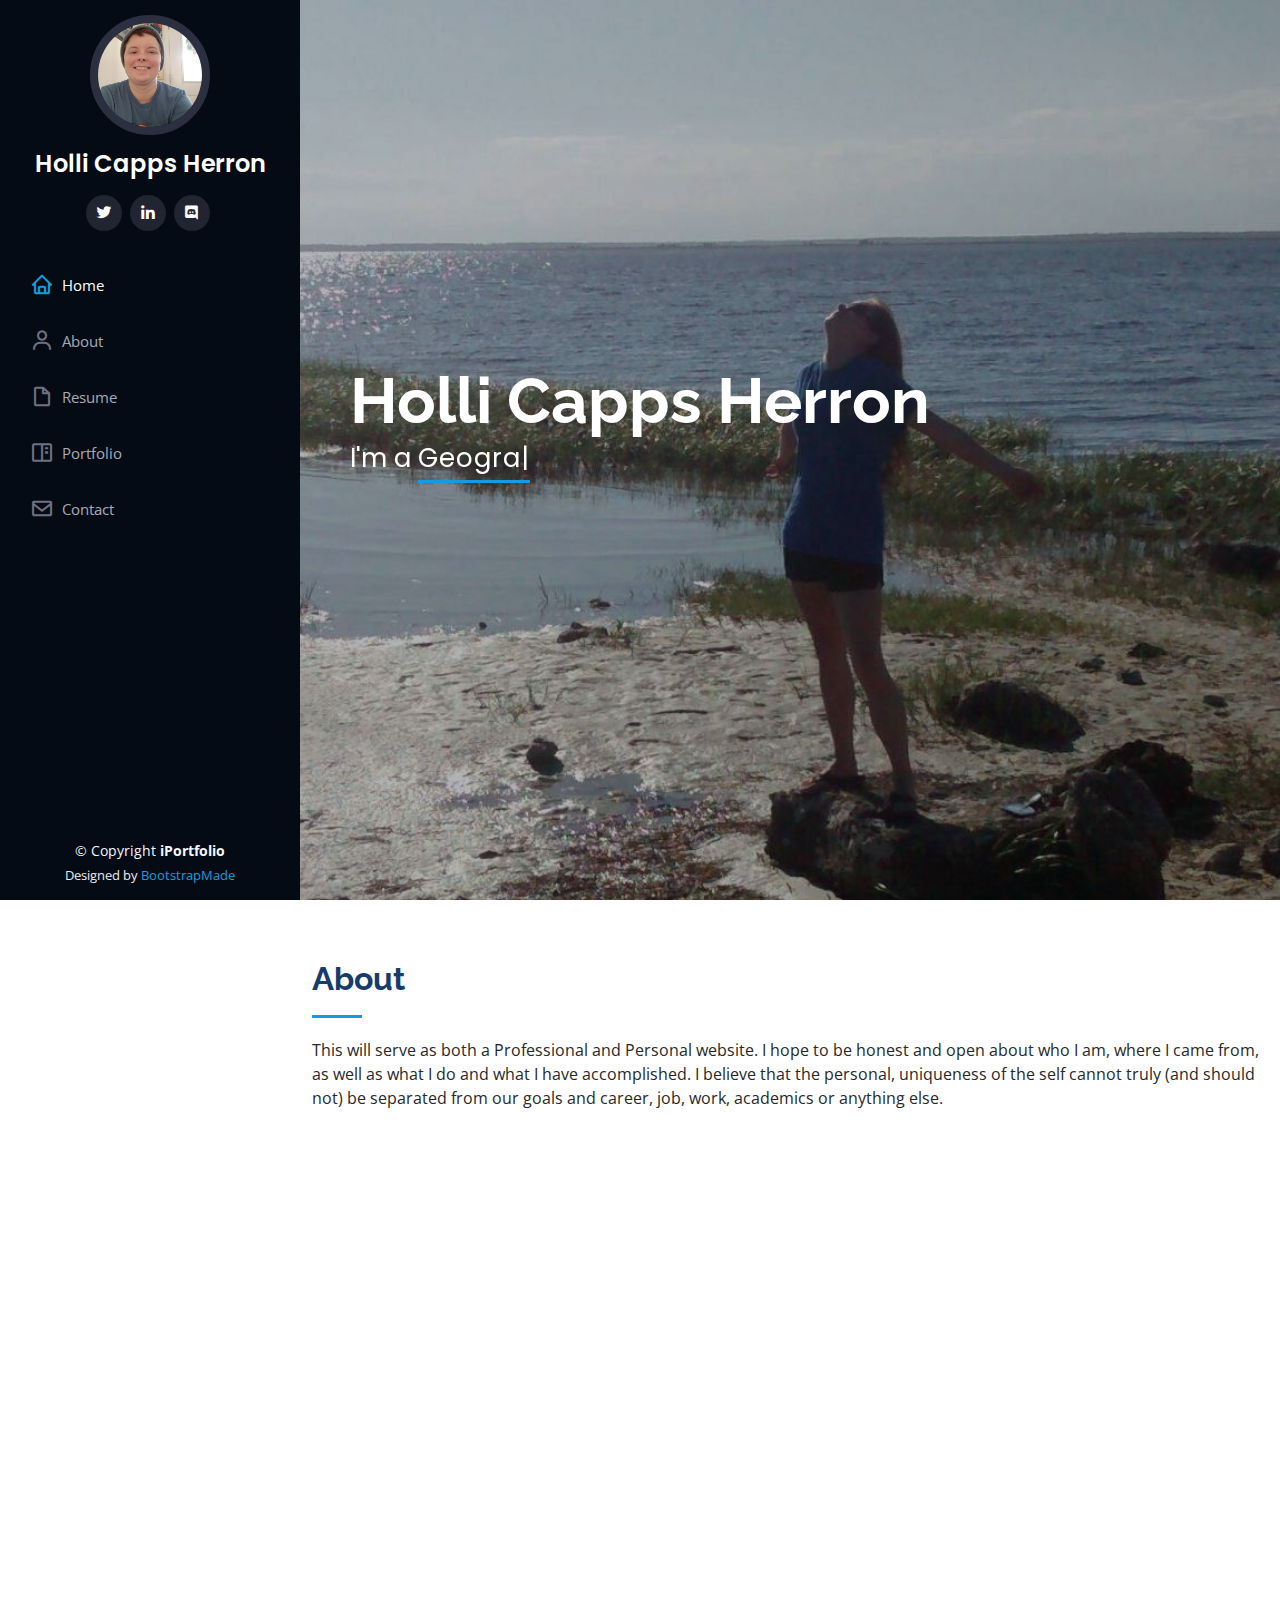
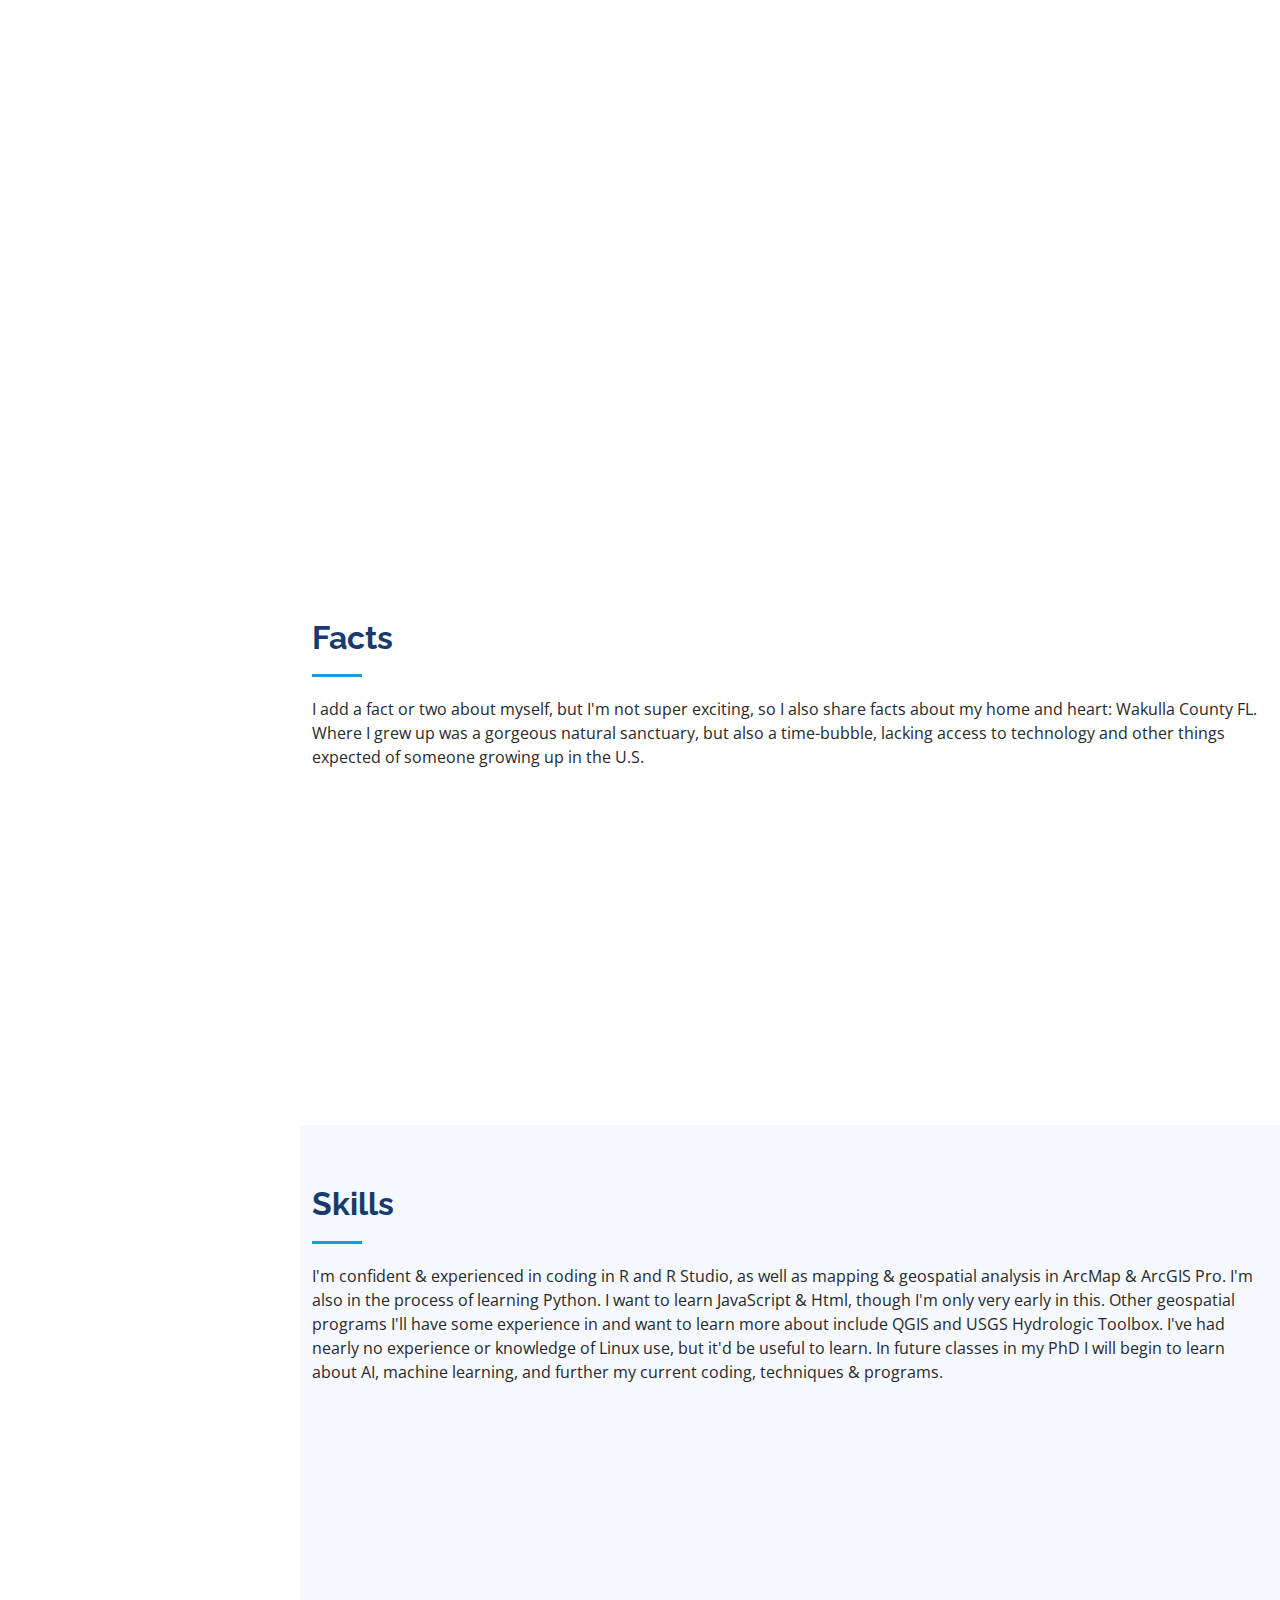
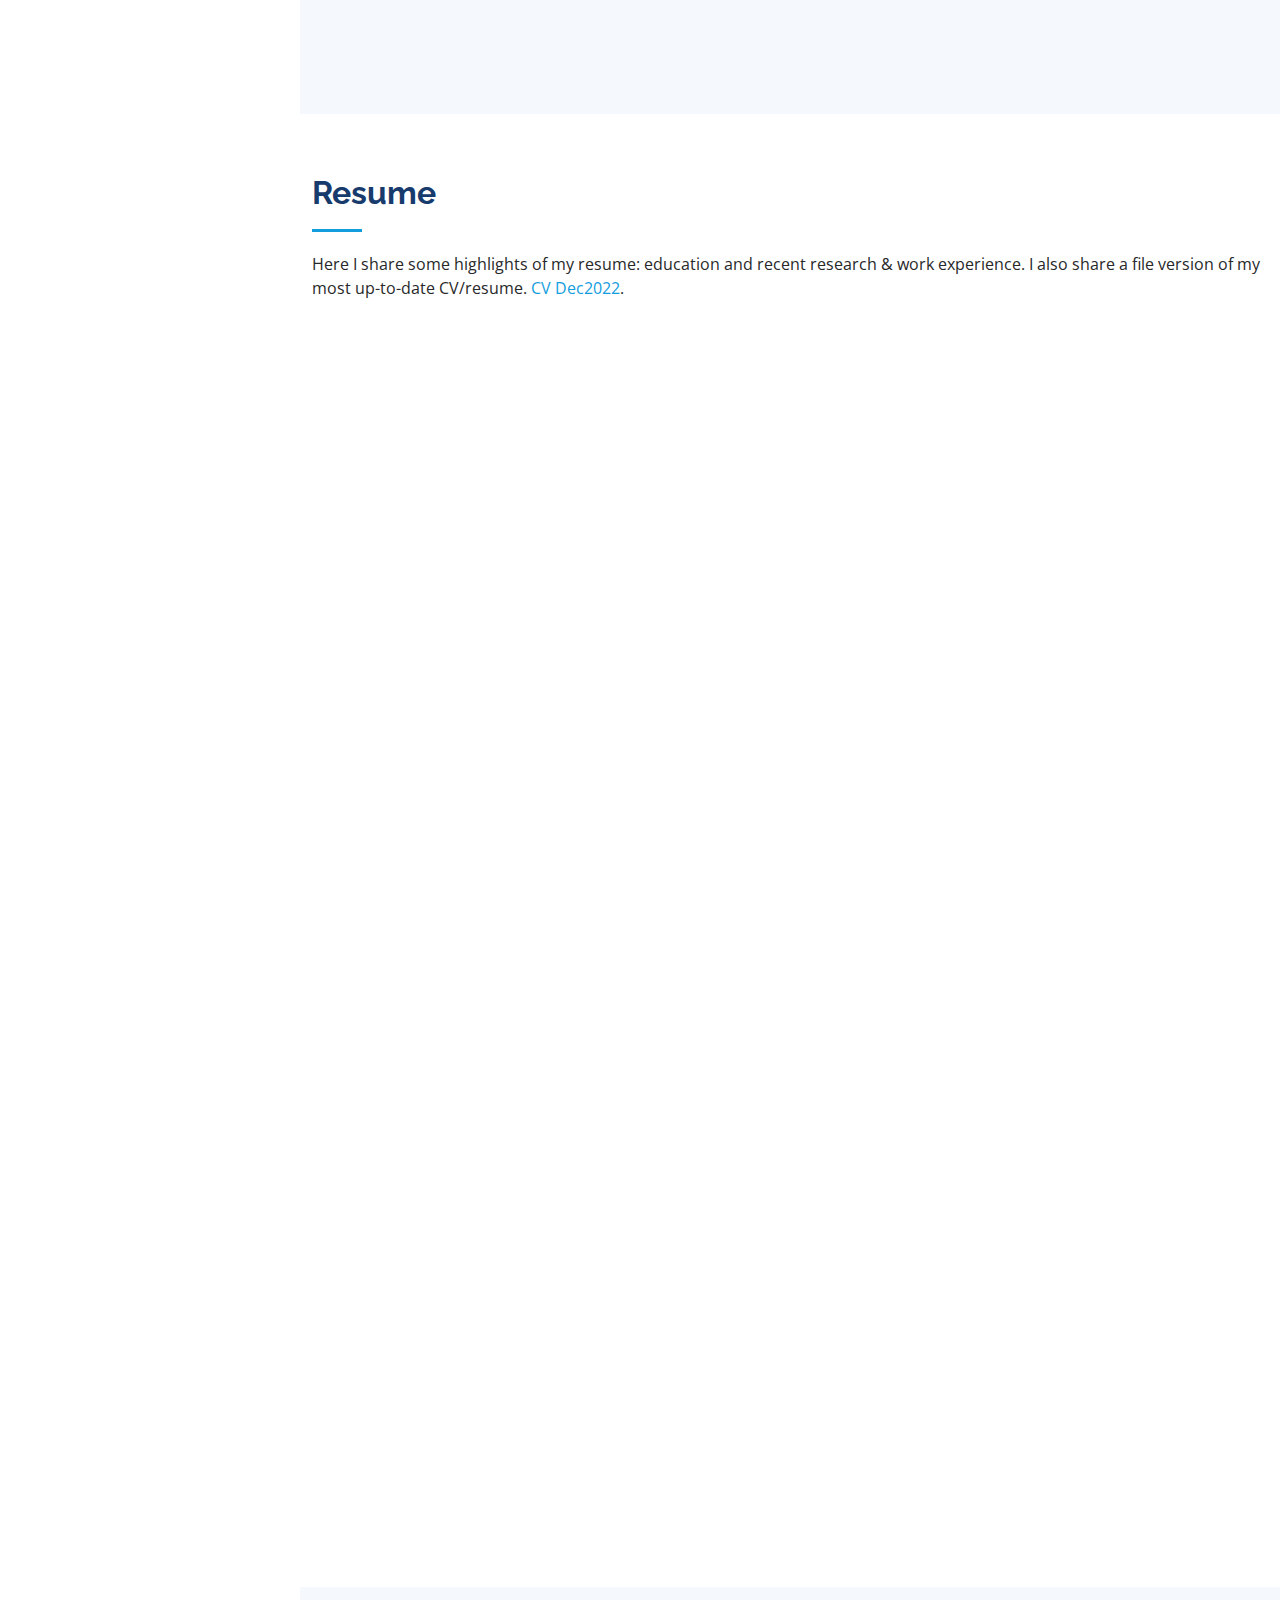
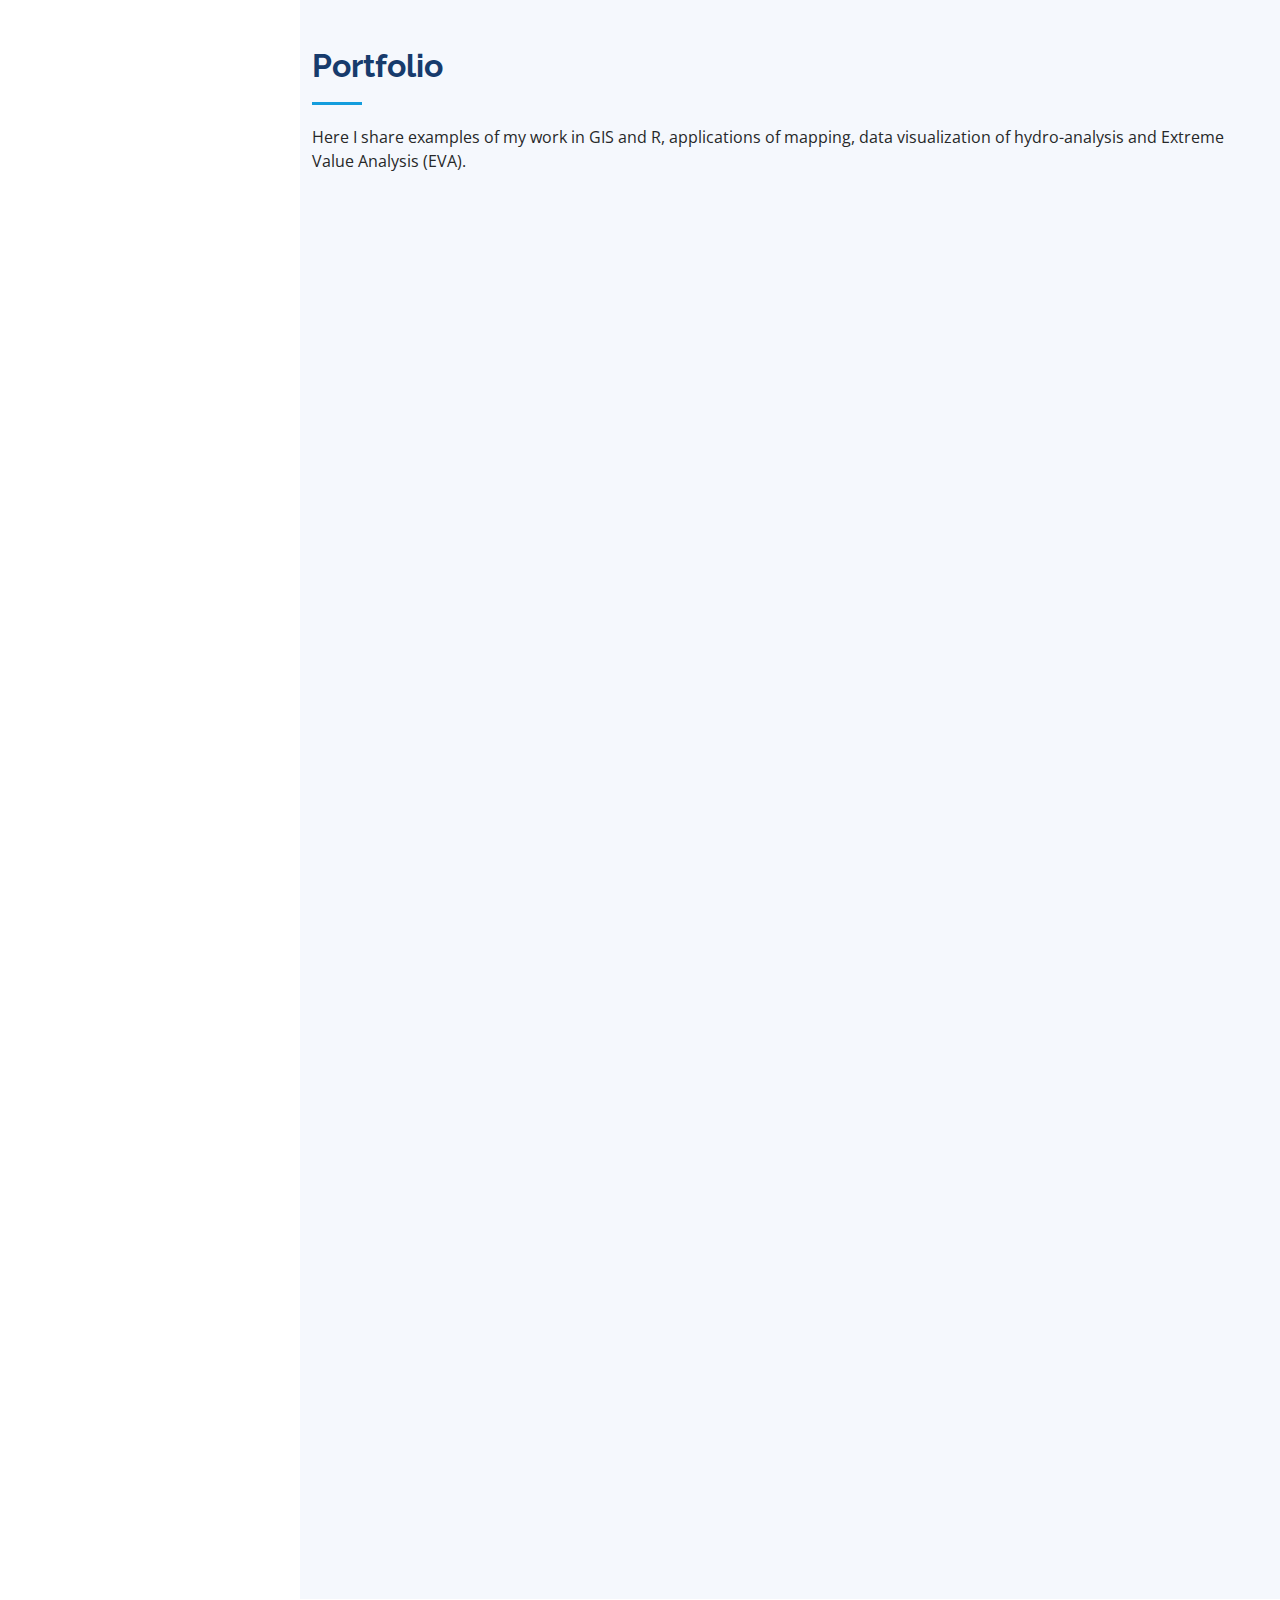
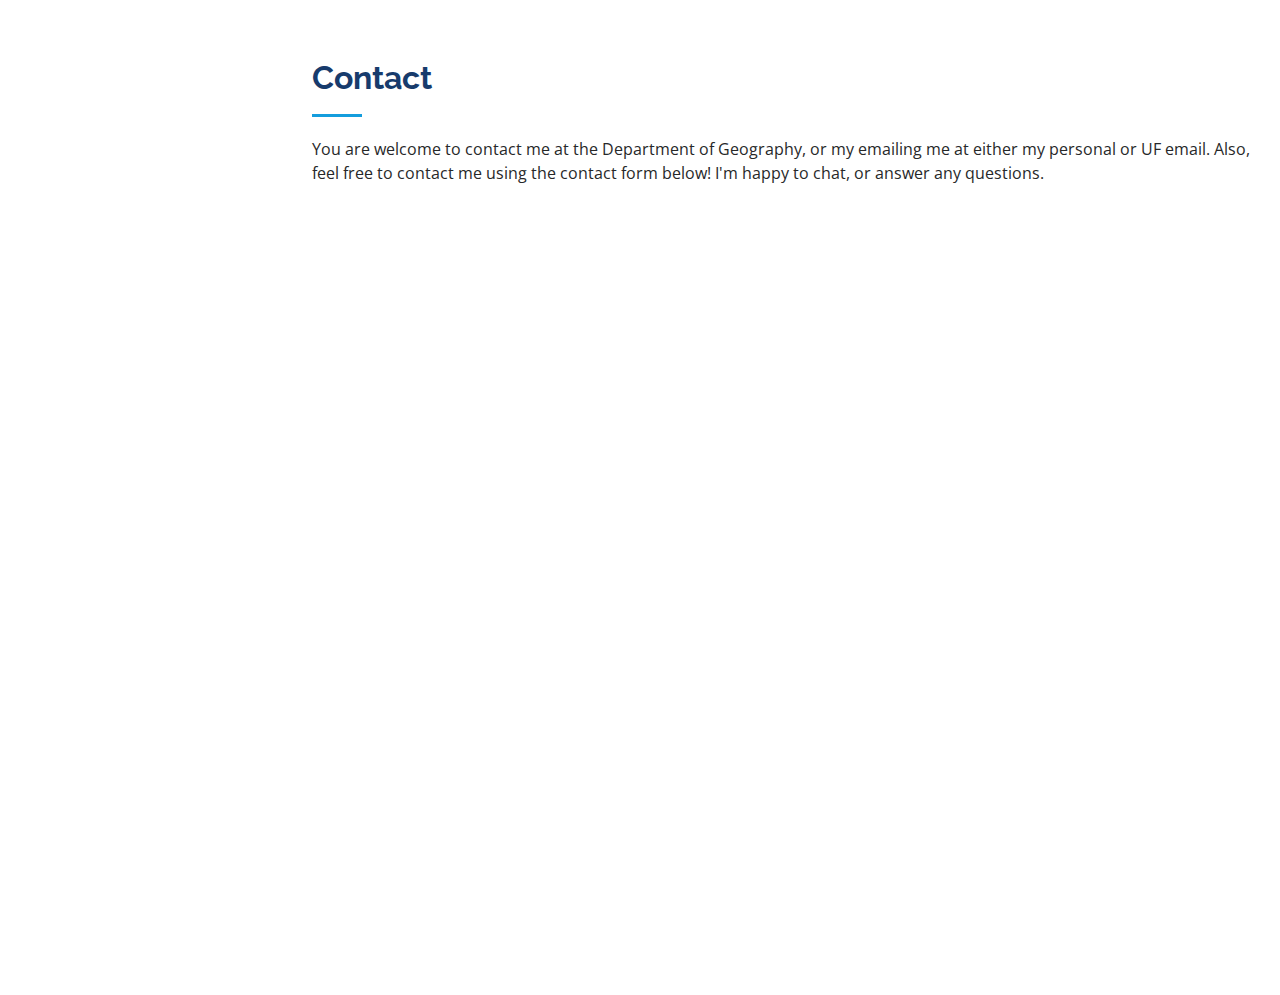
<file: index.html>
<!DOCTYPE html>
<html lang="en">

<head>
  <meta charset="utf-8">
  <meta content="width=device-width, initial-scale=1.0" name="viewport">

  <title>iPortfolio Bootstrap Template - Index</title>
  <meta content="" name="description">
  <meta content="" name="keywords">

  <!-- Favicons -->
  <link href="assets/img/favicon.png" rel="icon">
  <link href="assets/img/apple-touch-icon.png" rel="apple-touch-icon">

  <!-- Google Fonts -->
  <link href="https://fonts.googleapis.com/css?family=Open+Sans:300,300i,400,400i,600,600i,700,700i|Raleway:300,300i,400,400i,500,500i,600,600i,700,700i|Poppins:300,300i,400,400i,500,500i,600,600i,700,700i" rel="stylesheet">

  <!-- Vendor CSS Files -->
  <link href="assets/vendor/aos/aos.css" rel="stylesheet">
  <link href="assets/vendor/bootstrap/css/bootstrap.min.css" rel="stylesheet">
  <link href="assets/vendor/bootstrap-icons/bootstrap-icons.css" rel="stylesheet">
  <link href="assets/vendor/boxicons/css/boxicons.min.css" rel="stylesheet">
  <link href="assets/vendor/glightbox/css/glightbox.min.css" rel="stylesheet">
  <link href="assets/vendor/swiper/swiper-bundle.min.css" rel="stylesheet">

  <!-- Template Main CSS File -->
  <link href="assets/css/style.css" rel="stylesheet">

  <!-- =======================================================
  * Template Name: iPortfolio - v3.9.1
  * Template URL: https://bootstrapmade.com/iportfolio-bootstrap-portfolio-websites-template/
  * Author: BootstrapMade.com
  * License: https://bootstrapmade.com/license/
  ======================================================== -->
</head>

<body>

  <!-- ======= Mobile nav toggle button ======= -->
  <i class="bi bi-list mobile-nav-toggle d-xl-none"></i>

  <!-- ======= Header ======= -->
  <header id="header">
    <div class="d-flex flex-column">

      <div class="profile">
        <img src="assets/img/profile-img.jpg" alt="" class="img-fluid rounded-circle">
        <h1 class="text-light"><a href="index.html">Holli Capps Herron</a></h1>
        <div class="social-links mt-3 text-center">
          <a href="#" class="twitter"><i class="bx bxl-twitter"></i></a>
          <a href="#" class="linkedin"><i class="bx bxl-linkedin"></i></a>
          <a href="#" class="discord"><i class="bx bxl-discord"></i></a>
        </div>
      </div>

      <nav id="navbar" class="nav-menu navbar">
        <ul>
          <li><a href="#home" class="nav-link scrollto active"><i class="bx bx-home"></i> <span>Home</span></a></li>
          <li><a href="#about" class="nav-link scrollto"><i class="bx bx-user"></i> <span>About</span></a></li>
          <li><a href="#resume" class="nav-link scrollto"><i class="bx bx-file-blank"></i> <span>Resume</span></a></li>
          <li><a href="#portfolio" class="nav-link scrollto"><i class="bx bx-book-content"></i> <span>Portfolio</span></a></li>
          <li><a href="#contact" class="nav-link scrollto"><i class="bx bx-envelope"></i> <span>Contact</span></a></li>
        </ul>
      </nav><!-- .nav-menu -->
    </div>
  </header><!-- End Header -->

  <!-- ======= Home Section ======= -->
  <section id="home" class="d-flex flex-column justify-content-center align-items-center">
    <div class="home-container" data-aos="fade-in">
      <h1>Holli Capps Herron</h1>
      <p>I'm a <span class="typed" data-typed-items="Geographer, Scientist, Hydrologist, Climatologist"></span></p>
    </div>
  </section><!-- End Home -->

  <main id="main">

    <!-- ======= About Section ======= -->
    <section id="about" class="about">
      <div class="container">

        <div class="section-title">
          <h2>About</h2>
          <p>
            This will serve as both a Professional and Personal website. I hope to be honest and open about who I am, where I came from, as well as what I do and what I have accomplished. 
            I believe that the personal, uniqueness of the self cannot truly (and should not) be separated from our goals and career, job, work, academics or anything else.
          </p>
        </div>

        <div class="row">
          <div class="col-lg-4" data-aos="fade-right">
            <img src="assets/img/profile-img.jpg" class="img-fluid" alt="">
          </div>
          <div class="col-lg-8 pt-4 pt-lg-0 content" data-aos="fade-left">
            <h3>Geographer, Hydro-Climatologist &amp; Geo-Spatial Data Analyst.</h3>
            <p class="fst-italic">
              I am a first-generation, disabled, queer non-binary scientist and geographer, born and raised
              in rural Wakulla County Florida.
            </p>
            <div class="row">
              <div class="col-lg-6">
                <ul>
                  <li><i class="bi bi-chevron-right"></i> <strong>Pronouns:</strong> <span>they/them</span></li>
                  <li><i class="bi bi-chevron-right"></i> <strong>Birthday:</strong> <span>December 16th</span></li>
                  <li><i class="bi bi-chevron-right"></i> <strong>Website:</strong> <span>https://geog.ufl.edu/grad-students/capps-herron/</span></li>
                  <li><i class="bi bi-chevron-right"></i> <strong>Phone:</strong> <span>850-274-6525</span></li>
                </ul>
              </div>
              <div class="col-lg-6">
                <ul>
                  <li><i class="bi bi-chevron-right"></i> <strong>Age:</strong> <span>26</span></li>
                  <li><i class="bi bi-chevron-right"></i> <strong>City:</strong> <span>Gainesville, Florida</span></li>
                  <li><i class="bi bi-chevron-right"></i> <strong>Degree:</strong> <span>Geography PhD (in-progress), Masters (completed)</span></li>
                  <li><i class="bi bi-chevron-right"></i> <strong>Email:</strong> <span>hcapps65@ufl.edu ; hcapps65@gmail.com</span></li>
                </ul>
              </div>
            </div>
            <p>
              I'm is a PhD student in the Department of Geography. A Florida native of Venezuelan descent (maternal side), I completed a B.S. in Environmental Science with a minor in Geography at the 
              University of Florida in 2019, and a M.S. in Geography at UF as well in 2021. My research interests include climate science and hydro-climatology broadly, and specifically rainfall and streamflow 
              variability, and extreme precipitation, as well as extreme precipitation utilizing Extreme Value Theory, and understanding societal impacts of hazards. I am interested in looking at daily to 
              annual scales as well as inter and intra-variability. I use meteorological station data as well as numerical and probabilistic approaches to study or evaluate potential changes over time and space 
              of these hydrological phenomena. I am also interested in Climate justice. During the course of my education, I will build on my current Geospatial analysis and techniques, like GeoAI. Growing up 
              in Wakulla County on FLs Forgotten Coast, I always had appreciation for nature, and fascination for extreme weather. After taking AP Environmental Science in high school, I became interested 
              in climate change and science. I followed my interest in climate science through Environmental Science at UF. Eventually, Geography provided the avenue to tie all of these interests together. As a 
              first generation student from a part of the state with extremely limited technology resources, I've had to overcome much to succeed in graduate school. These include but are not limited to: 
              navigating academic bureaucracy, learning advanced technologies, and discovering I have had undiagnosed ADHD all my life and how to navigate that now. Soon I will transition from working on my 
              PhD full-time to part-time, as I begin a full-time position as a Hydrologist at the St. John's River Water Management District. 
            </p>
          </div>
        </div>

      </div>
    </section><!-- End About Section -->

    <!-- ======= Facts Section ======= -->
    <section id="facts" class="facts">
      <div class="container">

        <div class="section-title">
          <h2>Facts</h2>
          <p>
            I add a fact or two about myself, but I'm not super exciting, so I also share facts about my home and heart: Wakulla County FL. Where I grew up was a gorgeous 
            natural sanctuary, but also a time-bubble, lacking access to technology and other things expected of someone growing up in the U.S.
          </p>
        </div>

        <div class="row no-gutters">

          <div class="col-lg-3 col-md-6 d-md-flex align-items-md-stretch" data-aos="fade-up">
              <i class="bi bi-globe2"></i>
              <p><strong>Travel</strong> I have never been outside of the southeastern United States: furthest north Virginia, west Louisiana, and south Tampa FL.</p>
          </div>

          <div class="col-lg-3 col-md-6 d-md-flex align-items-md-stretch" data-aos="fade-up" data-aos-delay="100">
              <i class="bi bi-wifi-2"></i>
              <p><strong>Technology Access</strong> My family did not have interest access and wifi until I was 16 years old. </p>
          </div>

          <div class="col-lg-3 col-md-6 d-md-flex align-items-md-stretch" data-aos="fade-up" data-aos-delay="200">
              <i class="bi bi-award"></i>
              <p><strong>High School</strong> I was my high school Valedictorian.</p>
          </div>

          <div class="col-lg-3 col-md-6 d-md-flex align-items-md-stretch" data-aos="fade-up" data-aos-delay="300">
              <i class="bi bi-stars"></i>
              <p><strong>Wakulla County history</strong> I was one of the first two people in my county history to graduate high school with my AA degree. </p>
          </div>

          <div class="col-lg-3 col-md-6 d-md-flex align-items-md-stretch" data-aos="fade-up" data-aos-delay="400">
              <i class="bi bi-water"></i>
              <p><strong>Wakulla Springs</strong> Wakulla Springs is the largest and deepest freshwater artesian spring in the world </p>
          </div>

        </div>

      </div>
    </section><!-- End Facts Section -->

    <!-- ======= Skills Section ======= -->
    <section id="skills" class="skills section-bg">
      <div class="container">

        <div class="section-title">
          <h2>Skills</h2>
          <p>
            I'm confident & experienced in coding in R and R Studio, as well as mapping & geospatial analysis in ArcMap & ArcGIS Pro. I'm also in the process of learning Python. 
            I want to learn JavaScript & Html, though I'm only very early in this. Other geospatial programs I'll have some experience in and want to learn more about include 
            QGIS and USGS Hydrologic Toolbox. I've had nearly no experience or knowledge of Linux use, but it'd be useful to learn. In future classes in my PhD I will begin to 
            learn about AI, machine learning, and further my current coding, techniques & programs.
          </p>
        </div>

        <div class="row skills-content">

          <div class="col-lg-6" data-aos="fade-up">

            <div class="progress">
              <span class="skill">R/R Studio <i class="val">90%</i></span>
              <div class="progress-bar-wrap">
                <div class="progress-bar" role="progressbar" aria-valuenow="90" aria-valuemin="0" aria-valuemax="100"></div>
              </div>
            </div>

            <div class="progress">
              <span class="skill">ArcMap <i class="val">95%</i></span>
              <div class="progress-bar-wrap">
                <div class="progress-bar" role="progressbar" aria-valuenow="95" aria-valuemin="0" aria-valuemax="100"></div>
              </div>
            </div>

            <div class="progress">
              <span class="skill">ArcGIS Pro <i class="val">95%</i></span>
              <div class="progress-bar-wrap">
                <div class="progress-bar" role="progressbar" aria-valuenow="95" aria-valuemin="0" aria-valuemax="100"></div>
              </div>
            </div>

            <div class="progress">
              <span class="skill">Python <i class="val">60%</i></span>
              <div class="progress-bar-wrap">
                <div class="progress-bar" role="progressbar" aria-valuenow="60" aria-valuemin="0" aria-valuemax="100"></div>
              </div>
            </div>

          </div>

          <div class="col-lg-6" data-aos="fade-up" data-aos-delay="100">

            <div class="progress">
              <span class="skill">USGS Hydrologic Toolbox <i class="val">60%</i></span>
              <div class="progress-bar-wrap">
                <div class="progress-bar" role="progressbar" aria-valuenow="60" aria-valuemin="0" aria-valuemax="100"></div>
              </div>
            </div>

            <div class="progress">
              <span class="skill">QGIS <i class="val">50%</i></span>
              <div class="progress-bar-wrap">
                <div class="progress-bar" role="progressbar" aria-valuenow="50" aria-valuemin="0" aria-valuemax="100"></div>
              </div>
            </div>

            <div class="progress">
              <span class="skill">Html <i class="val">25%</i></span>
              <div class="progress-bar-wrap">
                <div class="progress-bar" role="progressbar" aria-valuenow="25" aria-valuemin="0" aria-valuemax="100"></div>
              </div>
            </div>

            <div class="progress">
              <span class="skill">JavaScript <i class="val">25%</i></span>
              <div class="progress-bar-wrap">
                <div class="progress-bar" role="progressbar" aria-valuenow="25" aria-valuemin="0" aria-valuemax="100"></div>
              </div>
            </div>

          </div>

        </div>

      </div>
    </section><!-- End Skills Section -->

    <!-- ======= Resume Section ======= -->
    <section id="resume" class="resume">
      <div class="container">

        <div class="section-title">
          <h2>Resume</h2>
          <p>Here I share some highlights of my resume: education and recent research & work experience. I also share a file version of my most up-to-date CV/resume.
            <a href="forms/CV Dec2022.pdf">CV Dec2022</a>.
          </p>
        </div>

        <div class="row">
          <div class="col-lg-6" data-aos="fade-up">
            <h3 class="resume-title">Summary</h3>
            <div class="resume-item pb-0">
              <h4>Holli Capps Herron (they/them)</h4>
              <p><em>Geography PhD student at University of Florida and Hydrologist II at St. John's River Water Management District.</em></p>
              <ul>
                <li>UF Dept of Geography, 3141 Turlington Hall Gainesville, FL 32611 </li>
                <li>850-274-6525</li>
                <li>hcapps65@gmail.com</li>
              </ul>
            </div>

            <h3 class="resume-title">Education</h3>
            <div class="resume-item">
              <h4>PhD &amp; Geography</h4>
              <h5>2021 - 2026</h5>
              <p><em>University of Florida, Gainesville, FL</em></p>
              <p>Dissertation topic: Broadly Extreme value analysis and hydro-climatology. Concentrations in Climate Science and Earth System science.</p>
            </div>
            <div class="resume-item">
              <h4>Master of Science &amp; Geography</h4>
              <h5>2019 - 2021</h5>
              <p><em>University of Florida, Gainesville, FL</em></p>
              <p>Thesis: Spatial and Temporal Variability in the Characteristics of Extreme Daily Rainfalls in Ghana. Concentration in Climate Science. </p>
            </div>
            <div class="resume-item">
              <h4>Bachelor of Science &amp; Environmental Science</h4>
              <h5>2015 - 2019</h5>
              <p><em>University of Florida, Gainesville, FL</em></p>
              <p>Honors Thesis: Predicting monthly streamflows and their variability from limited historic records in the Tárcoles watershed, Costa Rica. Double Minor in Geography and in Soil and Water Science. </p>
            </div>
          </div>

          <div class="col-lg-6" data-aos="fade-up" data-aos-delay="100">

            <h3 class="resume-title">Research and Work Experience</h3>
            <div class="resume-item">
              <h4>Graduate Teaching Assistant: GEO2242 Extreme Weather</h4>
              <h5>Fall 2019 - Fall 2022</h5>
              <p><em>University of Florida, Gainesville FL</em></p>
              <ul>
                <li>Lead grading (~100 undergraduate students)</li>
                <li>Responded to students as primary contact, created and managed Canvas shell.</li>
                <li>Delegated tasks, such as grading & responding to students, to TAs.</li>
                <li>Taught TAs how to use Canvas as instructors. </li>
              </ul>
            </div>
            <div class="resume-item">
              <h4>Graduate researcher</h4>
              <h5>August 2019 - May 2021</h5>
              <p><em>Geography Dept, University of Florida, Gainesville FL</em></p>
              <ul>
                <li>During Masters investigated characteristics of extreme daily rainfall at 19 Ghana locations to determine the interannual 
                  variability of extreme rainfalls nationally, and assess recovery from West African drought.</li>
                <li>Used Excel, ArcMap, R and other programs to perform analysis on precipitation data.</li>
                <li>Wrote thesis as part of Masters degree, and Selected research results for journal publication.</li>
              </ul>
            </div>
            <div class="resume-item">
              <h4>College Intern, Groundwater Modeling Group</h4>
              <h5>Juna 2022 - September 2022</h5>
              <p><em>St. Johns River Water Management District, Palatka FL</em></p>
              <ul>
                <li>Completed a literature review of existing baseflow separation methods.</li>
                <li>Helped develop a modeling framework for the evaluation of baseflow separation methods.</li>
                <li>Performed data analysis using USGS Groundwater Toolbox and Hydrologic Toolbox, R and other programs 
                  and tools to analyze baseflow and compare results from different methods.</li>
                <li>Generated Technical Report summarizing results for District use.</li>
              </ul>
            </div>
          </div>
        </div>

      </div>
    </section><!-- End Resume Section -->

    <!-- ======= Portfolio Section ======= -->
    <section id="portfolio" class="portfolio section-bg">
      <div class="container">

        <div class="section-title">
          <h2>Portfolio</h2>
          <p>Here I share examples of my work in GIS and R, applications of mapping, data visualization of hydro-analysis and Extreme Value Analysis (EVA).</p>
        </div>

        <div class="row" data-aos="fade-up">
          <div class="col-lg-12 d-flex justify-content-center">
            <ul id="portfolio-flters">
              <li data-filter="*" class="filter-active">All</li>
              <li data-filter=".filter-app">Map</li>
              <li data-filter=".filter-card">DataViz</li>
              <li data-filter=".filter-web">EVA</li>
            </ul>
          </div>
        </div>

        <div class="row portfolio-container" data-aos="fade-up" data-aos-delay="100">

          <div class="col-lg-4 col-md-6 portfolio-item filter-app">
            <div class="portfolio-wrap">
              <img src="assets/img/portfolio/portfolio-1.jpg" class="img-fluid" alt="">
              <div class="portfolio-links">
                <a href="assets/img/portfolio/portfolio-1.jpg" data-gallery="portfolioGallery" class="portfolio-lightbox" title="Map 1"><i class="bx bx-plus"></i></a>
                <a href="portfolio-details1.html" title="More Details"><i class="bx bx-link"></i></a>
              </div>
            </div>
          </div>

          <div class="col-lg-4 col-md-6 portfolio-item filter-web">
            <div class="portfolio-wrap">
              <img src="assets/img/portfolio/portfolio-2.jpg" class="img-fluid" alt="">
              <div class="portfolio-links">
                <a href="assets/img/portfolio/portfolio-2.jpg" data-gallery="portfolioGallery" class="portfolio-lightbox" title="Map 2"><i class="bx bx-plus"></i></a>
                <a href="portfolio-details2.html" title="More Details"><i class="bx bx-link"></i></a>
              </div>
            </div>
          </div>

          <div class="col-lg-4 col-md-6 portfolio-item filter-app">
            <div class="portfolio-wrap">
              <img src="assets/img/portfolio/portfolio-3.jpg" class="img-fluid" alt="">
              <div class="portfolio-links">
                <a href="assets/img/portfolio/portfolio-3.jpg" data-gallery="portfolioGallery" class="portfolio-lightbox" title="DataViz 1"><i class="bx bx-plus"></i></a>
                <a href="portfolio-details3.html" title="More Details"><i class="bx bx-link"></i></a>
              </div>
            </div>
          </div>

          <div class="col-lg-4 col-md-6 portfolio-item filter-card">
            <div class="portfolio-wrap">
              <img src="assets/img/portfolio/portfolio-4.jpg" class="img-fluid" alt="">
              <div class="portfolio-links">
                <a href="assets/img/portfolio/portfolio-4.jpg" data-gallery="portfolioGallery" class="portfolio-lightbox" title="EVA 1"><i class="bx bx-plus"></i></a>
                <a href="portfolio-details4.html" title="More Details"><i class="bx bx-link"></i></a>
              </div>
            </div>
          </div>

          <div class="col-lg-4 col-md-6 portfolio-item filter-web">
            <div class="portfolio-wrap">
              <img src="assets/img/portfolio/portfolio-5.jpg" class="img-fluid" alt="">
              <div class="portfolio-links">
                <a href="assets/img/portfolio/portfolio-5.jpg" data-gallery="portfolioGallery" class="portfolio-lightbox" title="EVA 2"><i class="bx bx-plus"></i></a>
                <a href="portfolio-details5.html" title="More Details"><i class="bx bx-link"></i></a>
              </div>
            </div>
          </div>

          <div class="col-lg-4 col-md-6 portfolio-item filter-app">
            <div class="portfolio-wrap">
              <img src="assets/img/portfolio/portfolio-6.jpg" class="img-fluid" alt="">
              <div class="portfolio-links">
                <a href="assets/img/portfolio/portfolio-6.jpg" data-gallery="portfolioGallery" class="portfolio-lightbox" title="DataViz 2"><i class="bx bx-plus"></i></a>
                <a href="portfolio-details6.html" title="More Details"><i class="bx bx-link"></i></a>
              </div>
            </div>
          </div>

          <div class="col-lg-4 col-md-6 portfolio-item filter-card">
            <div class="portfolio-wrap">
              <img src="assets/img/portfolio/portfolio-7.jpg" class="img-fluid" alt="">
              <div class="portfolio-links">
                <a href="assets/img/portfolio/portfolio-7.jpg" data-gallery="portfolioGallery" class="portfolio-lightbox" title="DataViz 3"><i class="bx bx-plus"></i></a>
                <a href="portfolio-details7.html" title="More Details"><i class="bx bx-link"></i></a>
              </div>
            </div>
          </div>

          <div class="col-lg-4 col-md-6 portfolio-item filter-card">
            <div class="portfolio-wrap">
              <img src="assets/img/portfolio/portfolio-8.jpg" class="img-fluid" alt="">
              <div class="portfolio-links">
                <a href="assets/img/portfolio/portfolio-8.jpg" data-gallery="portfolioGallery" class="portfolio-lightbox" title="DataViz 4"><i class="bx bx-plus"></i></a>
                <a href="portfolio-details8.html" title="More Details"><i class="bx bx-link"></i></a>
              </div>
            </div>
          </div>

          <div class="col-lg-4 col-md-6 portfolio-item filter-web">
            <div class="portfolio-wrap">
              <img src="assets/img/portfolio/portfolio-9.jpg" class="img-fluid" alt="">
              <div class="portfolio-links">
                <a href="assets/img/portfolio/portfolio-9.jpg" data-gallery="portfolioGallery" class="portfolio-lightbox" title="Map 3"><i class="bx bx-plus"></i></a>
                <a href="portfolio-details9.html" title="More Details"><i class="bx bx-link"></i></a>
              </div>
            </div>
          </div>

        </div>

      </div>
    </section><!-- End Portfolio Section -->

    <!-- ======= Contact Section ======= -->
    <section id="contact" class="contact">
      <div class="container">

        <div class="section-title">
          <h2>Contact</h2>
          <p>
            You are welcome to contact me at the Department of Geography, or my emailing me at either my personal or UF email. Also, feel free to 
            contact me using the contact form below! I'm happy to chat, or answer any questions.
          </p>
        </div>

        <div class="row" data-aos="fade-in">

          <div class="col-lg-5 d-flex align-items-stretch">
            <div class="info">
              <div class="address">
                <i class="bi bi-geo-alt"></i>
                <h4>Location:</h4>
                <p>Department of Geography, University of Florida, Turlington Hall </p>
              </div>

              <div class="email">
                <i class="bi bi-envelope"></i>
                <h4>Email:</h4>
                <p> hcapps65@gmail.com (or hcapps65@ufl.edu) </p>
              </div>

              <div class="phone">
                <i class="bi bi-phone"></i>
                <h4>Text:</h4>
                <p>850-274-6525</p>
              </div>

              <iframe src="https://www.google.com/maps/embed?pb=!1m18!1m12!1m3!1d3467.428670710987!2d-82.34615788447785!3d29.649332744083104!2m3!1f0!2f0!3f0!3m2!1i1024!2i768!4f13.1!3m3!1m2!1s0x88e8a382b4130b2d%3A0xb24fcccdfcec93d5!2sTurlington%20Hall%2C%20330%20Newell%20Dr%2C%20Gainesville%2C%20FL%2032603!5e0!3m2!1sen!2sus!4v1671132969980!5m2!1sen!2sus" frameborder="0" style="border:0; width: 100%; height: 290px;" allowfullscreen></iframe>
            </div>

          </div>

          <div class="col-lg-7 mt-5 mt-lg-0 d-flex align-items-stretch">
            <iframe src="https://docs.google.com/forms/d/e/1FAIpQLSd8O_ymHQ1Tw57cKgMklouUocIAXleFr-ySB0PUBq9e8LQLOw/viewform?embedded=true" width="500" height="500" frameborder="0"loading="lazy"></iframe>
          </div>

        </div>

      </div>
    </section><!-- End Contact Section -->

  </main><!-- End #main -->

  <!-- ======= Footer ======= -->
  <footer id="footer">
    <div class="container">
      <div class="copyright">
        &copy; Copyright <strong><span>iPortfolio</span></strong>
      </div>
      <div class="credits">
        <!-- All the links in the footer should remain intact. -->
        <!-- You can delete the links only if you purchased the pro version. -->
        <!-- Licensing information: https://bootstrapmade.com/license/ -->
        <!-- Purchase the pro version with working PHP/AJAX contact form: https://bootstrapmade.com/iportfolio-bootstrap-portfolio-websites-template/ -->
        Designed by <a href="https://bootstrapmade.com/">BootstrapMade</a>
      </div>
    </div>
  </footer><!-- End  Footer -->

  <a href="#" class="back-to-top d-flex align-items-center justify-content-center"><i class="bi bi-arrow-up-short"></i></a>

  <!-- Vendor JS Files -->
  <script src="assets/vendor/purecounter/purecounter_vanilla.js"></script>
  <script src="assets/vendor/aos/aos.js"></script>
  <script src="assets/vendor/bootstrap/js/bootstrap.bundle.min.js"></script>
  <script src="assets/vendor/glightbox/js/glightbox.min.js"></script>
  <script src="assets/vendor/isotope-layout/isotope.pkgd.min.js"></script>
  <script src="assets/vendor/swiper/swiper-bundle.min.js"></script>
  <script src="assets/vendor/typed.js/typed.min.js"></script>
  <script src="assets/vendor/waypoints/noframework.waypoints.js"></script>
  <script src="assets/vendor/php-email-form/validate.js"></script>

  <!-- Template Main JS File -->
  <script src="assets/js/main.js"></script>

</body>

</html>
</file>
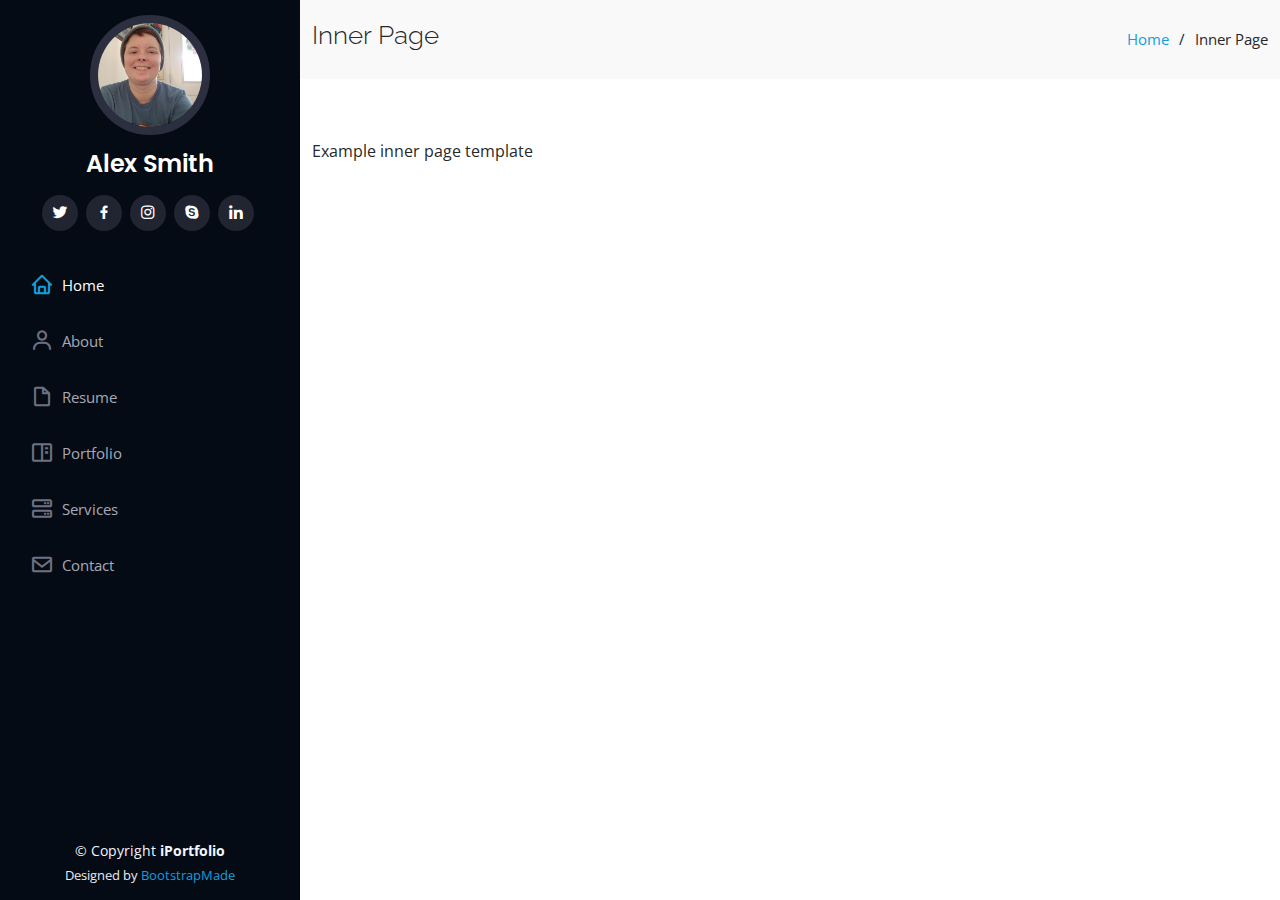
<file: inner-page.html>
<!DOCTYPE html>
<html lang="en">

<head>
  <meta charset="utf-8">
  <meta content="width=device-width, initial-scale=1.0" name="viewport">

  <title>Inner Page - iPortfolio Bootstrap Template</title>
  <meta content="" name="description">
  <meta content="" name="keywords">

  <!-- Favicons -->
  <link href="assets/img/favicon.png" rel="icon">
  <link href="assets/img/apple-touch-icon.png" rel="apple-touch-icon">

  <!-- Google Fonts -->
  <link href="https://fonts.googleapis.com/css?family=Open+Sans:300,300i,400,400i,600,600i,700,700i|Raleway:300,300i,400,400i,500,500i,600,600i,700,700i|Poppins:300,300i,400,400i,500,500i,600,600i,700,700i" rel="stylesheet">

  <!-- Vendor CSS Files -->
  <link href="assets/vendor/aos/aos.css" rel="stylesheet">
  <link href="assets/vendor/bootstrap/css/bootstrap.min.css" rel="stylesheet">
  <link href="assets/vendor/bootstrap-icons/bootstrap-icons.css" rel="stylesheet">
  <link href="assets/vendor/boxicons/css/boxicons.min.css" rel="stylesheet">
  <link href="assets/vendor/glightbox/css/glightbox.min.css" rel="stylesheet">
  <link href="assets/vendor/swiper/swiper-bundle.min.css" rel="stylesheet">

  <!-- Template Main CSS File -->
  <link href="assets/css/style.css" rel="stylesheet">

  <!-- =======================================================
  * Template Name: iPortfolio - v3.9.1
  * Template URL: https://bootstrapmade.com/iportfolio-bootstrap-portfolio-websites-template/
  * Author: BootstrapMade.com
  * License: https://bootstrapmade.com/license/
  ======================================================== -->
</head>

<body>

  <!-- ======= Mobile nav toggle button ======= -->
  <i class="bi bi-list mobile-nav-toggle d-xl-none"></i>

  <!-- ======= Header ======= -->
  <header id="header">
    <div class="d-flex flex-column">

      <div class="profile">
        <img src="assets/img/profile-img.jpg" alt="" class="img-fluid rounded-circle">
        <h1 class="text-light"><a href="index.html">Alex Smith</a></h1>
        <div class="social-links mt-3 text-center">
          <a href="#" class="twitter"><i class="bx bxl-twitter"></i></a>
          <a href="#" class="facebook"><i class="bx bxl-facebook"></i></a>
          <a href="#" class="instagram"><i class="bx bxl-instagram"></i></a>
          <a href="#" class="google-plus"><i class="bx bxl-skype"></i></a>
          <a href="#" class="linkedin"><i class="bx bxl-linkedin"></i></a>
        </div>
      </div>

      <nav id="navbar" class="nav-menu navbar">
        <ul>
          <li><a href="#hero" class="nav-link scrollto active"><i class="bx bx-home"></i> <span>Home</span></a></li>
          <li><a href="#about" class="nav-link scrollto"><i class="bx bx-user"></i> <span>About</span></a></li>
          <li><a href="#resume" class="nav-link scrollto"><i class="bx bx-file-blank"></i> <span>Resume</span></a></li>
          <li><a href="#portfolio" class="nav-link scrollto"><i class="bx bx-book-content"></i> <span>Portfolio</span></a></li>
          <li><a href="#services" class="nav-link scrollto"><i class="bx bx-server"></i> <span>Services</span></a></li>
          <li><a href="#contact" class="nav-link scrollto"><i class="bx bx-envelope"></i> <span>Contact</span></a></li>
        </ul>
      </nav><!-- .nav-menu -->
    </div>
  </header><!-- End Header -->

  <main id="main">

    <!-- ======= Breadcrumbs ======= -->
    <section class="breadcrumbs">
      <div class="container">

        <div class="d-flex justify-content-between align-items-center">
          <h2>Inner Page</h2>
          <ol>
            <li><a href="index.html">Home</a></li>
            <li>Inner Page</li>
          </ol>
        </div>

      </div>
    </section><!-- End Breadcrumbs -->

    <section class="inner-page">
      <div class="container">
        <p>
          Example inner page template
        </p>
      </div>
    </section>

  </main><!-- End #main -->

  <!-- ======= Footer ======= -->
  <footer id="footer">
    <div class="container">
      <div class="copyright">
        &copy; Copyright <strong><span>iPortfolio</span></strong>
      </div>
      <div class="credits">
        <!-- All the links in the footer should remain intact. -->
        <!-- You can delete the links only if you purchased the pro version. -->
        <!-- Licensing information: https://bootstrapmade.com/license/ -->
        <!-- Purchase the pro version with working PHP/AJAX contact form: https://bootstrapmade.com/iportfolio-bootstrap-portfolio-websites-template/ -->
        Designed by <a href="https://bootstrapmade.com/">BootstrapMade</a>
      </div>
    </div>
  </footer><!-- End  Footer -->

  <a href="#" class="back-to-top d-flex align-items-center justify-content-center"><i class="bi bi-arrow-up-short"></i></a>

  <!-- Vendor JS Files -->
  <script src="assets/vendor/purecounter/purecounter_vanilla.js"></script>
  <script src="assets/vendor/aos/aos.js"></script>
  <script src="assets/vendor/bootstrap/js/bootstrap.bundle.min.js"></script>
  <script src="assets/vendor/glightbox/js/glightbox.min.js"></script>
  <script src="assets/vendor/isotope-layout/isotope.pkgd.min.js"></script>
  <script src="assets/vendor/swiper/swiper-bundle.min.js"></script>
  <script src="assets/vendor/typed.js/typed.min.js"></script>
  <script src="assets/vendor/waypoints/noframework.waypoints.js"></script>
  <script src="assets/vendor/php-email-form/validate.js"></script>

  <!-- Template Main JS File -->
  <script src="assets/js/main.js"></script>

</body>

</html>
</file>
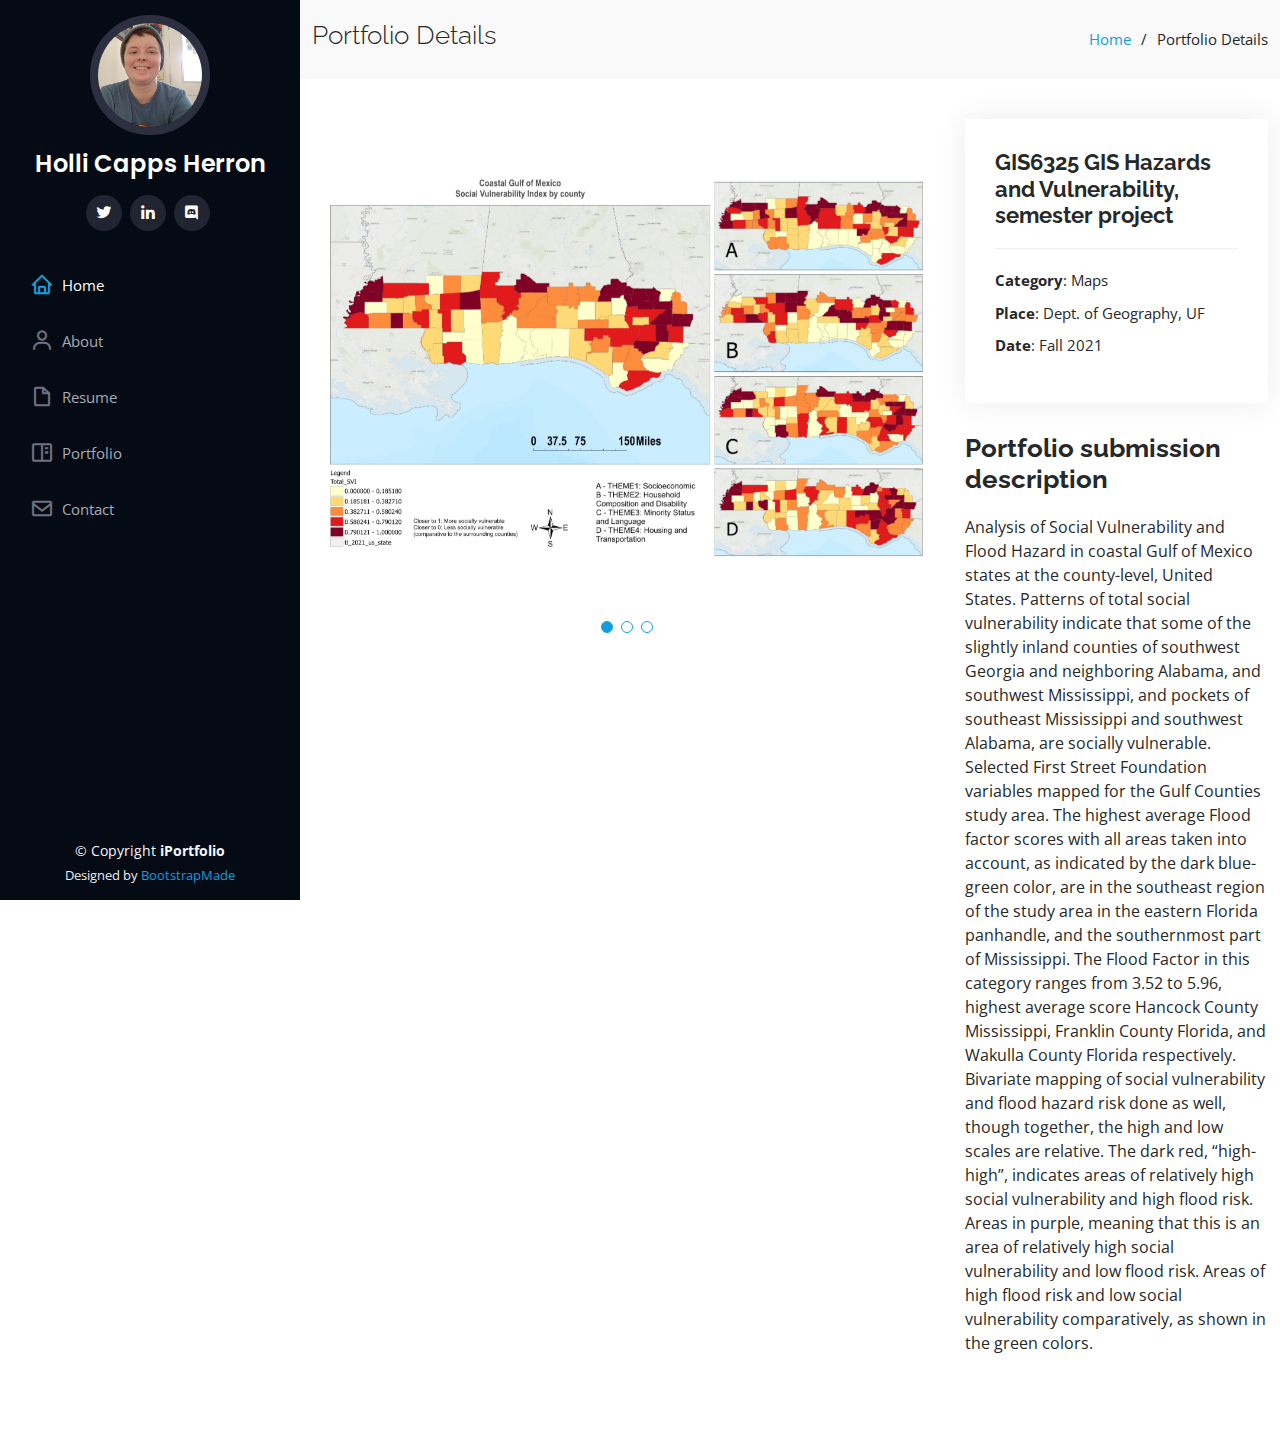
<file: portfolio-details1.html>
<!DOCTYPE html>
<html lang="en">

<head>
  <meta charset="utf-8">
  <meta content="width=device-width, initial-scale=1.0" name="viewport">

  <title>Portfolio Details - iPortfolio Bootstrap Template</title>
  <meta content="" name="description">
  <meta content="" name="keywords">

  <!-- Favicons -->
  <link href="assets/img/favicon.png" rel="icon">
  <link href="assets/img/apple-touch-icon.png" rel="apple-touch-icon">

  <!-- Google Fonts -->
  <link href="https://fonts.googleapis.com/css?family=Open+Sans:300,300i,400,400i,600,600i,700,700i|Raleway:300,300i,400,400i,500,500i,600,600i,700,700i|Poppins:300,300i,400,400i,500,500i,600,600i,700,700i" rel="stylesheet">

  <!-- Vendor CSS Files -->
  <link href="assets/vendor/aos/aos.css" rel="stylesheet">
  <link href="assets/vendor/bootstrap/css/bootstrap.min.css" rel="stylesheet">
  <link href="assets/vendor/bootstrap-icons/bootstrap-icons.css" rel="stylesheet">
  <link href="assets/vendor/boxicons/css/boxicons.min.css" rel="stylesheet">
  <link href="assets/vendor/glightbox/css/glightbox.min.css" rel="stylesheet">
  <link href="assets/vendor/swiper/swiper-bundle.min.css" rel="stylesheet">

  <!-- Template Main CSS File -->
  <link href="assets/css/style.css" rel="stylesheet">

  <!-- =======================================================
  * Template Name: iPortfolio - v3.9.1
  * Template URL: https://bootstrapmade.com/iportfolio-bootstrap-portfolio-websites-template/
  * Author: BootstrapMade.com
  * License: https://bootstrapmade.com/license/
  ======================================================== -->
</head>

<body>

  <!-- ======= Mobile nav toggle button ======= -->
  <i class="bi bi-list mobile-nav-toggle d-xl-none"></i>

  <!-- ======= Header ======= -->
  <header id="header">
    <div class="d-flex flex-column">

      <div class="profile">
        <img src="assets/img/profile-img.jpg" alt="" class="img-fluid rounded-circle">
        <h1 class="text-light"><a href="index.html">Holli Capps Herron</a></h1>
        <div class="social-links mt-3 text-center">
          <a href="#" class="twitter"><i class="bx bxl-twitter"></i></a>
          <a href="#" class="linkedin"><i class="bx bxl-linkedin"></i></a>
          <a href="#" class="discord"><i class="bx bxl-discord"></i></a>
        </div>
      </div>

      <nav id="navbar" class="nav-menu navbar">
        <ul>
          <li><a href="#home" class="nav-link scrollto active"><i class="bx bx-home"></i> <span>Home</span></a></li>
          <li><a href="#about" class="nav-link scrollto"><i class="bx bx-user"></i> <span>About</span></a></li>
          <li><a href="#resume" class="nav-link scrollto"><i class="bx bx-file-blank"></i> <span>Resume</span></a></li>
          <li><a href="#portfolio" class="nav-link scrollto"><i class="bx bx-book-content"></i> <span>Portfolio</span></a></li>
          <li><a href="#contact" class="nav-link scrollto"><i class="bx bx-envelope"></i> <span>Contact</span></a></li>
        </ul>
      </nav><!-- .nav-menu -->
    </div>
  </header><!-- End Header -->

  <main id="main">

    <!-- ======= Breadcrumbs ======= -->
    <section id="breadcrumbs" class="breadcrumbs">
      <div class="container">

        <div class="d-flex justify-content-between align-items-center">
          <h2>Portfolio Details</h2>
          <ol>
            <li><a href="index.html">Home</a></li>
            <li>Portfolio Details</li>
          </ol>
        </div>

      </div>
    </section><!-- End Breadcrumbs -->

    <!-- ======= Portfolio Details Section ======= -->
    <section id="portfolio-details" class="portfolio-details">
      <div class="container">

        <div class="row gy-4">

          <div class="col-lg-8">
            <div class="portfolio-details-slider swiper">
              <div class="swiper-wrapper align-items-center">

                <div class="swiper-slide">
                  <img src="assets/img/portfolio/portfolio-details1-1.jpg" alt="">
                </div>

                <div class="swiper-slide">
                  <img src="assets/img/portfolio/portfolio-details1-2.jpg" alt="">
                </div>

                <div class="swiper-slide">
                  <img src="assets/img/portfolio/portfolio-details1-3.jpg" alt="">
                </div>

              </div>
              <div class="swiper-pagination"></div>
            </div>
          </div>

          <div class="col-lg-4">
            <div class="portfolio-info">
              <h3>GIS6325 GIS Hazards and Vulnerability, semester project</h3>
              <ul>
                <li><strong>Category</strong>: Maps</li>
                <li><strong>Place</strong>: Dept. of Geography, UF</li>
                <li><strong>Date</strong>: Fall 2021</li>
              </ul>
            </div>
            <div class="portfolio-description">
              <h2>Portfolio submission description</h2>
              <p>
                Analysis of Social Vulnerability and Flood Hazard in coastal Gulf of Mexico states at the county-level, United States. Patterns of total social vulnerability indicate that some of the slightly 
                inland counties of southwest Georgia and neighboring Alabama, and southwest Mississippi, and pockets of southeast Mississippi and southwest Alabama, are socially vulnerable. Selected 
                First Street Foundation variables mapped for the Gulf Counties study area. The highest average Flood factor scores with all areas taken into account, as indicated by the dark blue-green color, 
                are in the southeast region of the study area in the eastern Florida panhandle, and the southernmost part of Mississippi. The Flood Factor in this category ranges from 3.52 to 5.96, highest 
                average score Hancock County Mississippi, Franklin County Florida, and Wakulla County Florida respectively. Bivariate mapping of social vulnerability and flood hazard risk done as well, though 
                together, the high and low scales are relative. The dark red, “high-high”, indicates areas of relatively high social vulnerability and high flood risk. Areas in purple, meaning that this is an 
                area of relatively high social vulnerability and low flood risk. Areas of high flood risk and low social vulnerability comparatively, as shown in the green colors.
              </p>
            </div>
          </div>

        </div>

      </div>
    </section><!-- End Portfolio Details Section -->

  </main><!-- End #main -->

  <!-- ======= Footer ======= -->
  <footer id="footer">
    <div class="container">
      <div class="copyright">
        &copy; Copyright <strong><span>iPortfolio</span></strong>
      </div>
      <div class="credits">
        <!-- All the links in the footer should remain intact. -->
        <!-- You can delete the links only if you purchased the pro version. -->
        <!-- Licensing information: https://bootstrapmade.com/license/ -->
        <!-- Purchase the pro version with working PHP/AJAX contact form: https://bootstrapmade.com/iportfolio-bootstrap-portfolio-websites-template/ -->
        Designed by <a href="https://bootstrapmade.com/">BootstrapMade</a>
      </div>
    </div>
  </footer><!-- End  Footer -->

  <a href="#" class="back-to-top d-flex align-items-center justify-content-center"><i class="bi bi-arrow-up-short"></i></a>

  <!-- Vendor JS Files -->
  <script src="assets/vendor/purecounter/purecounter_vanilla.js"></script>
  <script src="assets/vendor/aos/aos.js"></script>
  <script src="assets/vendor/bootstrap/js/bootstrap.bundle.min.js"></script>
  <script src="assets/vendor/glightbox/js/glightbox.min.js"></script>
  <script src="assets/vendor/isotope-layout/isotope.pkgd.min.js"></script>
  <script src="assets/vendor/swiper/swiper-bundle.min.js"></script>
  <script src="assets/vendor/typed.js/typed.min.js"></script>
  <script src="assets/vendor/waypoints/noframework.waypoints.js"></script>
  <script src="assets/vendor/php-email-form/validate.js"></script>

  <!-- Template Main JS File -->
  <script src="assets/js/main.js"></script>

</body>

</html>
</file>
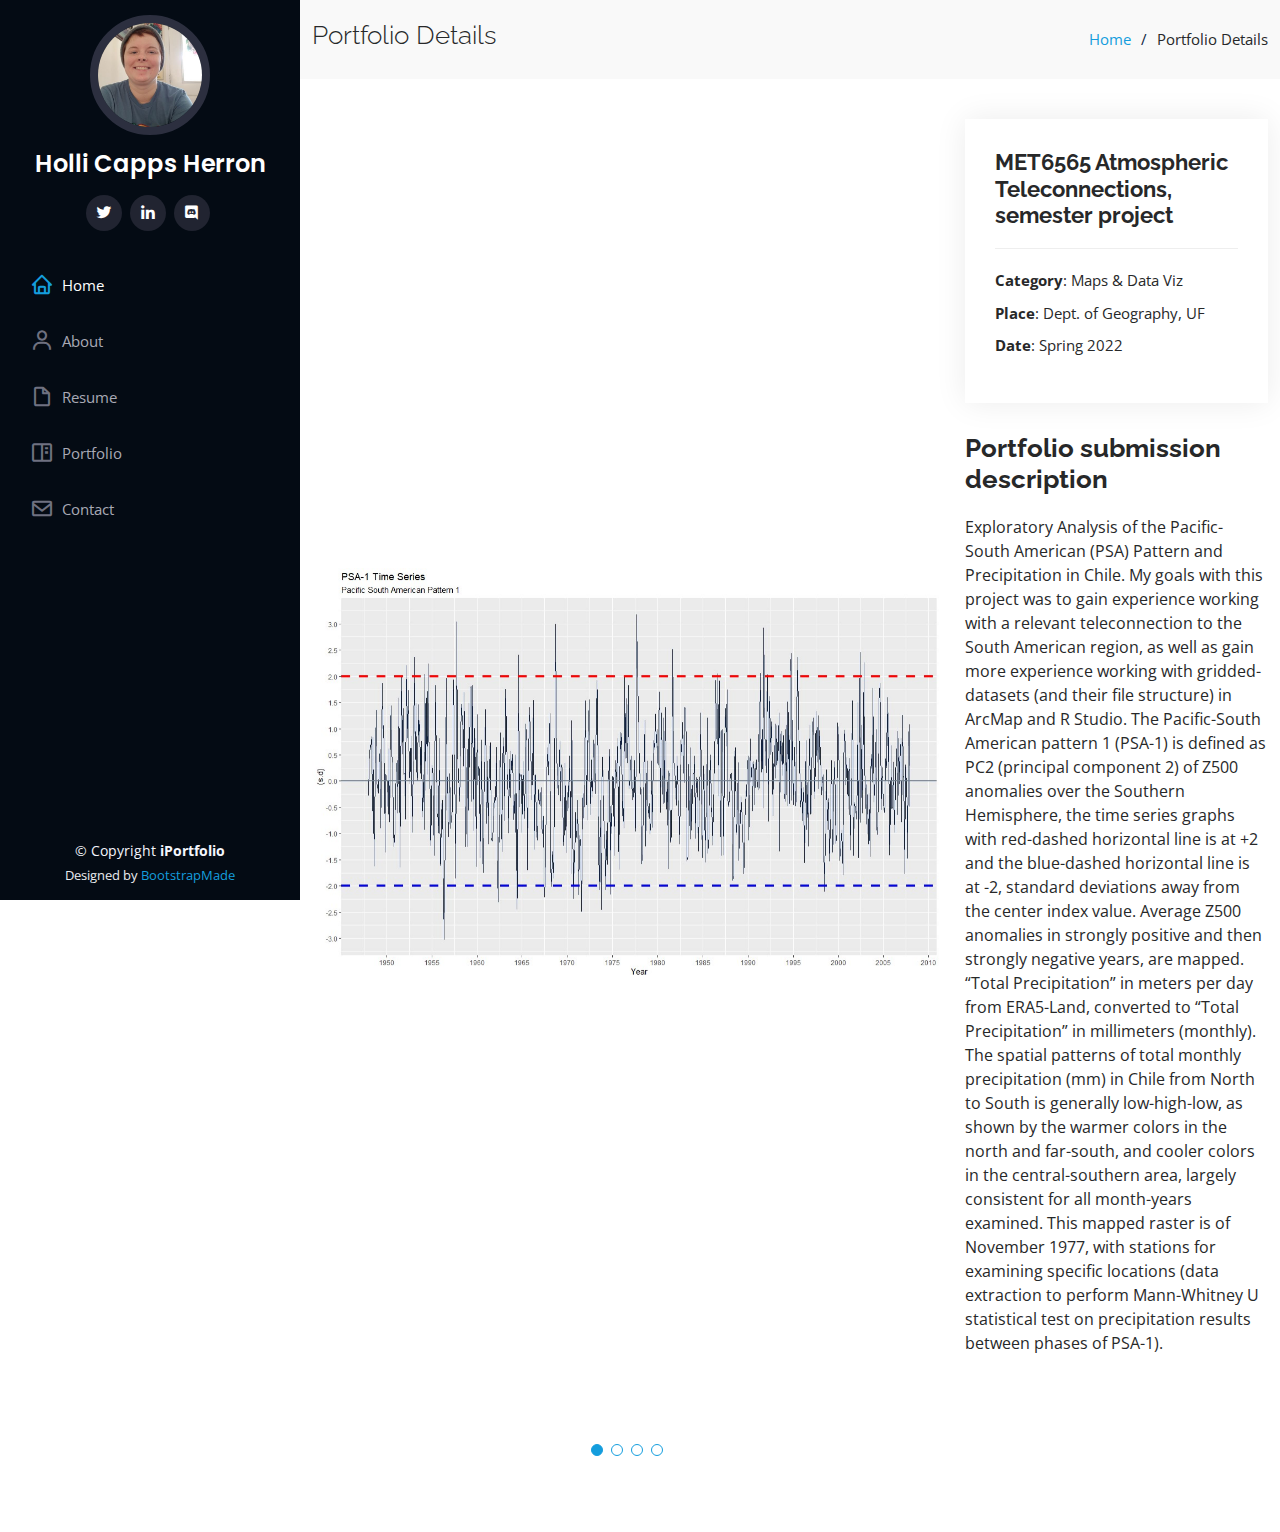
<file: portfolio-details2.html>
<!DOCTYPE html>
<html lang="en">

<head>
  <meta charset="utf-8">
  <meta content="width=device-width, initial-scale=1.0" name="viewport">

  <title>Portfolio Details - iPortfolio Bootstrap Template</title>
  <meta content="" name="description">
  <meta content="" name="keywords">

  <!-- Favicons -->
  <link href="assets/img/favicon.png" rel="icon">
  <link href="assets/img/apple-touch-icon.png" rel="apple-touch-icon">

  <!-- Google Fonts -->
  <link href="https://fonts.googleapis.com/css?family=Open+Sans:300,300i,400,400i,600,600i,700,700i|Raleway:300,300i,400,400i,500,500i,600,600i,700,700i|Poppins:300,300i,400,400i,500,500i,600,600i,700,700i" rel="stylesheet">

  <!-- Vendor CSS Files -->
  <link href="assets/vendor/aos/aos.css" rel="stylesheet">
  <link href="assets/vendor/bootstrap/css/bootstrap.min.css" rel="stylesheet">
  <link href="assets/vendor/bootstrap-icons/bootstrap-icons.css" rel="stylesheet">
  <link href="assets/vendor/boxicons/css/boxicons.min.css" rel="stylesheet">
  <link href="assets/vendor/glightbox/css/glightbox.min.css" rel="stylesheet">
  <link href="assets/vendor/swiper/swiper-bundle.min.css" rel="stylesheet">

  <!-- Template Main CSS File -->
  <link href="assets/css/style.css" rel="stylesheet">

  <!-- =======================================================
  * Template Name: iPortfolio - v3.9.1
  * Template URL: https://bootstrapmade.com/iportfolio-bootstrap-portfolio-websites-template/
  * Author: BootstrapMade.com
  * License: https://bootstrapmade.com/license/
  ======================================================== -->
</head>

<body>

  <!-- ======= Mobile nav toggle button ======= -->
  <i class="bi bi-list mobile-nav-toggle d-xl-none"></i>

  <!-- ======= Header ======= -->
  <header id="header">
    <div class="d-flex flex-column">

      <div class="profile">
        <img src="assets/img/profile-img.jpg" alt="" class="img-fluid rounded-circle">
        <h1 class="text-light"><a href="index.html">Holli Capps Herron</a></h1>
        <div class="social-links mt-3 text-center">
          <a href="#" class="twitter"><i class="bx bxl-twitter"></i></a>
          <a href="#" class="linkedin"><i class="bx bxl-linkedin"></i></a>
          <a href="#" class="discord"><i class="bx bxl-discord"></i></a>
        </div>
      </div>

      <nav id="navbar" class="nav-menu navbar">
        <ul>
          <li><a href="#home" class="nav-link scrollto active"><i class="bx bx-home"></i> <span>Home</span></a></li>
          <li><a href="#about" class="nav-link scrollto"><i class="bx bx-user"></i> <span>About</span></a></li>
          <li><a href="#resume" class="nav-link scrollto"><i class="bx bx-file-blank"></i> <span>Resume</span></a></li>
          <li><a href="#portfolio" class="nav-link scrollto"><i class="bx bx-book-content"></i> <span>Portfolio</span></a></li>
          <li><a href="#contact" class="nav-link scrollto"><i class="bx bx-envelope"></i> <span>Contact</span></a></li>
        </ul>
      </nav><!-- .nav-menu -->
    </div>
  </header><!-- End Header -->

  <main id="main">

    <!-- ======= Breadcrumbs ======= -->
    <section id="breadcrumbs" class="breadcrumbs">
      <div class="container">

        <div class="d-flex justify-content-between align-items-center">
          <h2>Portfolio Details</h2>
          <ol>
            <li><a href="index.html">Home</a></li>
            <li>Portfolio Details</li>
          </ol>
        </div>

      </div>
    </section><!-- End Breadcrumbs -->

    <!-- ======= Portfolio Details Section ======= -->
    <section id="portfolio-details" class="portfolio-details">
      <div class="container">

        <div class="row gy-4">

          <div class="col-lg-8">
            <div class="portfolio-details-slider swiper">
              <div class="swiper-wrapper align-items-center">

                <div class="swiper-slide">
                  <img src="assets/img/portfolio/portfolio-details2-1.jpg" alt="">
                </div>

                <div class="swiper-slide">
                  <img src="assets/img/portfolio/portfolio-details2-2.jpg" alt="">
                </div>

                <div class="swiper-slide">
                  <img src="assets/img/portfolio/portfolio-details2-3.jpg" alt="">
                </div>

                <div class="swiper-slide">
                  <img src="assets/img/portfolio/portfolio-details2-4.jpg" alt="">
                </div>

              </div>
              <div class="swiper-pagination"></div>
            </div>
          </div>

          <div class="col-lg-4">
            <div class="portfolio-info">
              <h3>MET6565 Atmospheric Teleconnections, semester project </h3>
              <ul>
                <li><strong>Category</strong>: Maps & Data Viz </li>
                <li><strong>Place</strong>: Dept. of Geography, UF</li>
                <li><strong>Date</strong>: Spring 2022</li>
              </ul>
            </div>
            <div class="portfolio-description">
              <h2>Portfolio submission description</h2>
              <p>
                Exploratory Analysis of the Pacific-South American (PSA) Pattern and Precipitation in Chile. My goals with this project was to gain experience working with a relevant 
                teleconnection to the South American region, as well as gain more experience working with gridded-datasets (and their file structure) in ArcMap and R Studio. The Pacific-South American 
                pattern 1 (PSA-1) is defined as PC2 (principal component 2) of Z500 anomalies over the Southern Hemisphere, the time series graphs with red-dashed horizontal line is at +2 and the 
                blue-dashed horizontal line is at -2, standard deviations away from the center index value. Average Z500 anomalies in strongly positive and then strongly negative years, are mapped. 
                “Total Precipitation” in meters per day from ERA5-Land, converted to “Total Precipitation” in millimeters (monthly). The spatial patterns of total monthly precipitation (mm) in Chile from 
                North to South is generally low-high-low, as shown by the warmer colors in the north and far-south, and cooler colors in the central-southern area, largely consistent for all month-years 
                examined. This mapped raster is of November 1977, with stations for examining specific locations (data extraction to perform Mann-Whitney U statistical test on precipitation results 
                between phases of PSA-1).
              </p>
            </div>
          </div>

        </div>

      </div>
    </section><!-- End Portfolio Details Section -->

  </main><!-- End #main -->

  <!-- ======= Footer ======= -->
  <footer id="footer">
    <div class="container">
      <div class="copyright">
        &copy; Copyright <strong><span>iPortfolio</span></strong>
      </div>
      <div class="credits">
        <!-- All the links in the footer should remain intact. -->
        <!-- You can delete the links only if you purchased the pro version. -->
        <!-- Licensing information: https://bootstrapmade.com/license/ -->
        <!-- Purchase the pro version with working PHP/AJAX contact form: https://bootstrapmade.com/iportfolio-bootstrap-portfolio-websites-template/ -->
        Designed by <a href="https://bootstrapmade.com/">BootstrapMade</a>
      </div>
    </div>
  </footer><!-- End  Footer -->

  <a href="#" class="back-to-top d-flex align-items-center justify-content-center"><i class="bi bi-arrow-up-short"></i></a>

  <!-- Vendor JS Files -->
  <script src="assets/vendor/purecounter/purecounter_vanilla.js"></script>
  <script src="assets/vendor/aos/aos.js"></script>
  <script src="assets/vendor/bootstrap/js/bootstrap.bundle.min.js"></script>
  <script src="assets/vendor/glightbox/js/glightbox.min.js"></script>
  <script src="assets/vendor/isotope-layout/isotope.pkgd.min.js"></script>
  <script src="assets/vendor/swiper/swiper-bundle.min.js"></script>
  <script src="assets/vendor/typed.js/typed.min.js"></script>
  <script src="assets/vendor/waypoints/noframework.waypoints.js"></script>
  <script src="assets/vendor/php-email-form/validate.js"></script>

  <!-- Template Main JS File -->
  <script src="assets/js/main.js"></script>

</body>

</html>
</file>
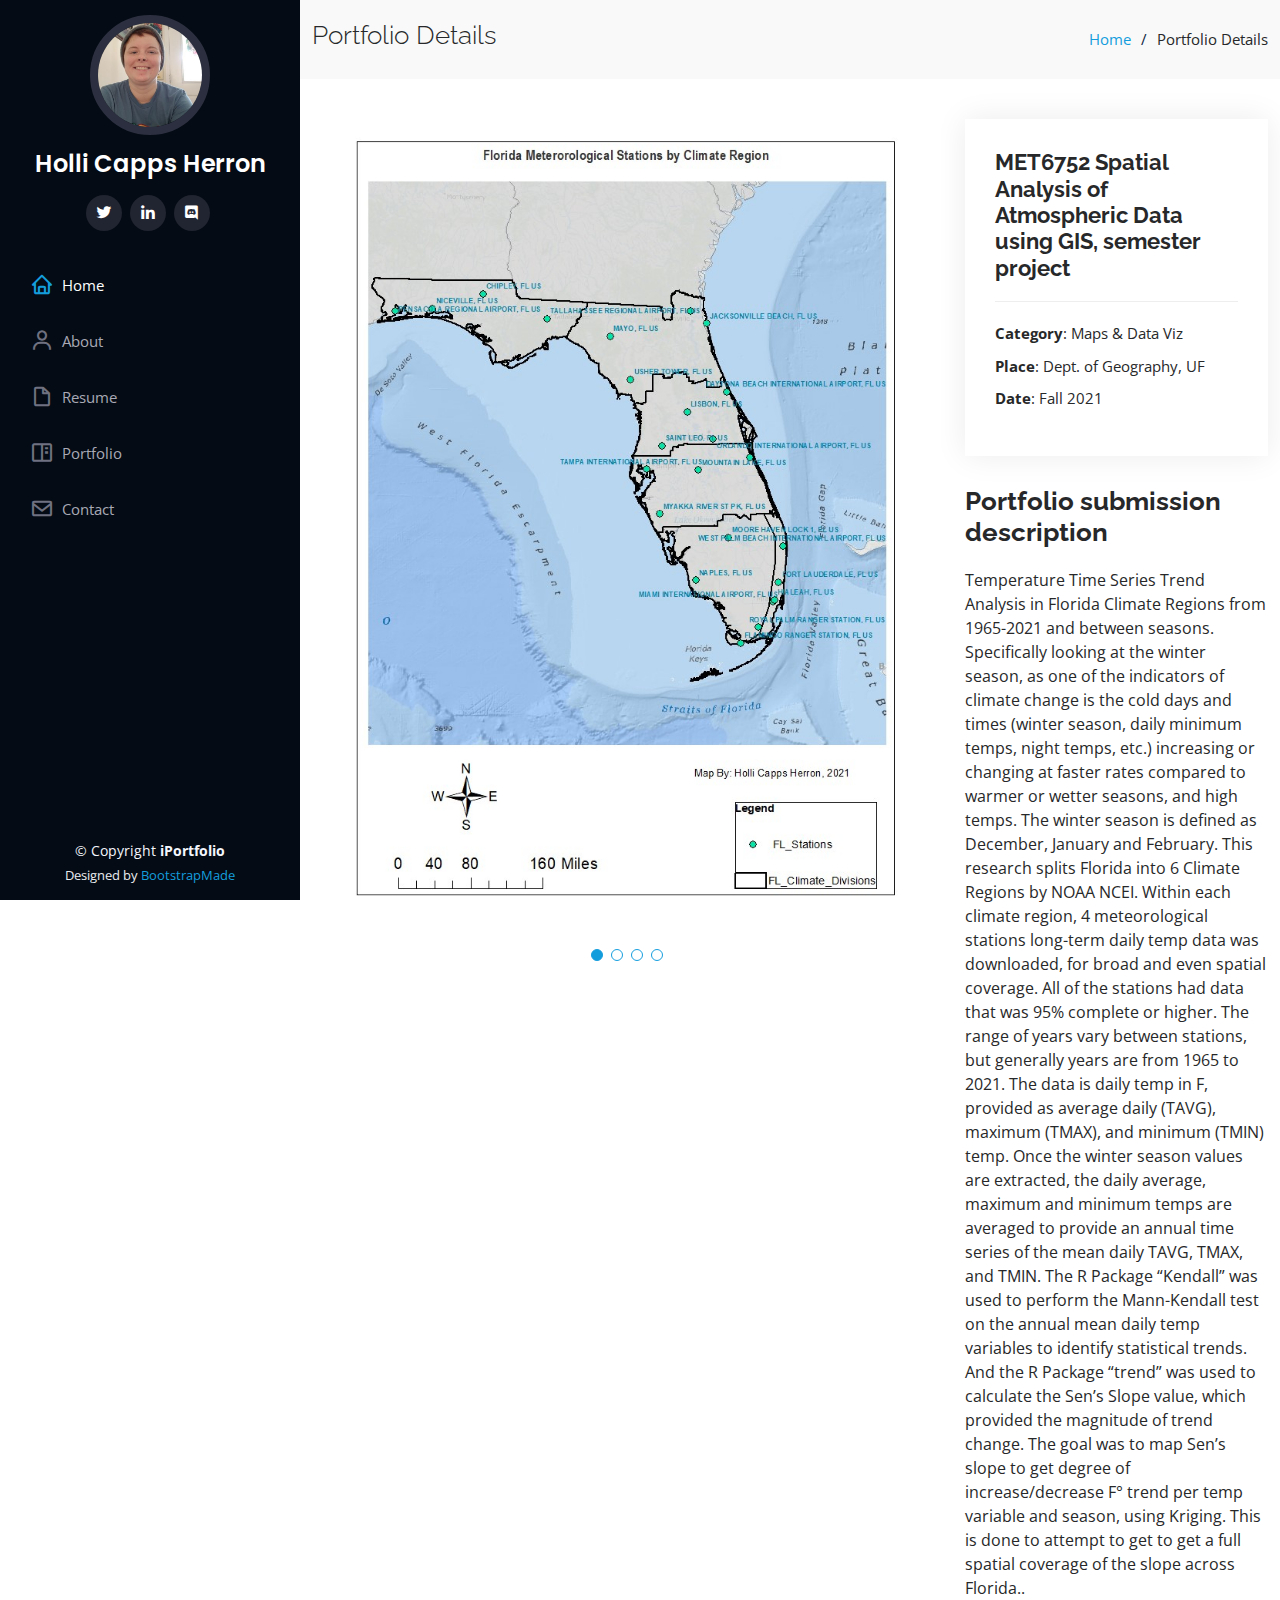
<file: portfolio-details3.html>
<!DOCTYPE html>
<html lang="en">

<head>
  <meta charset="utf-8">
  <meta content="width=device-width, initial-scale=1.0" name="viewport">

  <title>Portfolio Details - iPortfolio Bootstrap Template</title>
  <meta content="" name="description">
  <meta content="" name="keywords">

  <!-- Favicons -->
  <link href="assets/img/favicon.png" rel="icon">
  <link href="assets/img/apple-touch-icon.png" rel="apple-touch-icon">

  <!-- Google Fonts -->
  <link href="https://fonts.googleapis.com/css?family=Open+Sans:300,300i,400,400i,600,600i,700,700i|Raleway:300,300i,400,400i,500,500i,600,600i,700,700i|Poppins:300,300i,400,400i,500,500i,600,600i,700,700i" rel="stylesheet">

  <!-- Vendor CSS Files -->
  <link href="assets/vendor/aos/aos.css" rel="stylesheet">
  <link href="assets/vendor/bootstrap/css/bootstrap.min.css" rel="stylesheet">
  <link href="assets/vendor/bootstrap-icons/bootstrap-icons.css" rel="stylesheet">
  <link href="assets/vendor/boxicons/css/boxicons.min.css" rel="stylesheet">
  <link href="assets/vendor/glightbox/css/glightbox.min.css" rel="stylesheet">
  <link href="assets/vendor/swiper/swiper-bundle.min.css" rel="stylesheet">

  <!-- Template Main CSS File -->
  <link href="assets/css/style.css" rel="stylesheet">

  <!-- =======================================================
  * Template Name: iPortfolio - v3.9.1
  * Template URL: https://bootstrapmade.com/iportfolio-bootstrap-portfolio-websites-template/
  * Author: BootstrapMade.com
  * License: https://bootstrapmade.com/license/
  ======================================================== -->
</head>

<body>

  <!-- ======= Mobile nav toggle button ======= -->
  <i class="bi bi-list mobile-nav-toggle d-xl-none"></i>

  <!-- ======= Header ======= -->
  <header id="header">
    <div class="d-flex flex-column">

      <div class="profile">
        <img src="assets/img/profile-img.jpg" alt="" class="img-fluid rounded-circle">
        <h1 class="text-light"><a href="index.html">Holli Capps Herron</a></h1>
        <div class="social-links mt-3 text-center">
          <a href="#" class="twitter"><i class="bx bxl-twitter"></i></a>
          <a href="#" class="linkedin"><i class="bx bxl-linkedin"></i></a>
          <a href="#" class="discord"><i class="bx bxl-discord"></i></a>
        </div>
      </div>

      <nav id="navbar" class="nav-menu navbar">
        <ul>
          <li><a href="#home" class="nav-link scrollto active"><i class="bx bx-home"></i> <span>Home</span></a></li>
          <li><a href="#about" class="nav-link scrollto"><i class="bx bx-user"></i> <span>About</span></a></li>
          <li><a href="#resume" class="nav-link scrollto"><i class="bx bx-file-blank"></i> <span>Resume</span></a></li>
          <li><a href="#portfolio" class="nav-link scrollto"><i class="bx bx-book-content"></i> <span>Portfolio</span></a></li>
          <li><a href="#contact" class="nav-link scrollto"><i class="bx bx-envelope"></i> <span>Contact</span></a></li>
        </ul>
      </nav><!-- .nav-menu -->
    </div>
  </header><!-- End Header -->

  <main id="main">

    <!-- ======= Breadcrumbs ======= -->
    <section id="breadcrumbs" class="breadcrumbs">
      <div class="container">

        <div class="d-flex justify-content-between align-items-center">
          <h2>Portfolio Details</h2>
          <ol>
            <li><a href="index.html">Home</a></li>
            <li>Portfolio Details</li>
          </ol>
        </div>

      </div>
    </section><!-- End Breadcrumbs -->

    <!-- ======= Portfolio Details Section ======= -->
    <section id="portfolio-details" class="portfolio-details">
      <div class="container">

        <div class="row gy-4">

          <div class="col-lg-8">
            <div class="portfolio-details-slider swiper">
              <div class="swiper-wrapper align-items-center">

                <div class="swiper-slide">
                  <img src="assets/img/portfolio/portfolio-details3-1.jpg" alt="">
                </div>

                <div class="swiper-slide">
                  <img src="assets/img/portfolio/portfolio-details3-2.jpg" alt="">
                </div>

                <div class="swiper-slide">
                  <img src="assets/img/portfolio/portfolio-details3-3.jpg" alt="">
                </div>

                <div class="swiper-slide">
                  <img src="assets/img/portfolio/portfolio-details3-4.jpg" alt="">
                </div>

              </div>
              <div class="swiper-pagination"></div>
            </div>
          </div>

          <div class="col-lg-4">
            <div class="portfolio-info">
              <h3>MET6752 Spatial Analysis of Atmospheric Data using GIS, semester project</h3>
              <ul>
                <li><strong>Category</strong>: Maps & Data Viz</li>
                <li><strong>Place</strong>: Dept. of Geography, UF</li>
                <li><strong>Date</strong>: Fall 2021</li>
              </ul>
            </div>
            <div class="portfolio-description">
              <h2>Portfolio submission description</h2>
              <p>
                Temperature Time Series Trend Analysis in Florida Climate Regions from 1965-2021 and between seasons. Specifically looking at the winter season, as one of the indicators 
                of climate change is the cold days and times (winter season, daily minimum temps, night temps, etc.) increasing or changing at faster rates compared to warmer or wetter seasons, 
                and high temps. The winter season is defined as December, January and February. This research splits Florida into 6 Climate Regions by NOAA NCEI. Within each climate region, 
                4 meteorological stations long-term daily temp data was downloaded, for broad and even spatial coverage. All of the stations had data that was 95% complete or higher. The range of 
                years vary between stations, but generally years are from 1965 to 2021. The data is daily temp in F, provided as average daily (TAVG), maximum (TMAX), and minimum (TMIN) temp. 
                Once the winter season values are extracted, the daily average, maximum and minimum temps are averaged to provide an annual time series of the mean daily TAVG, TMAX, and TMIN. The R 
                Package “Kendall” was used to perform the Mann-Kendall test on the annual mean daily temp variables to identify statistical trends. And the R Package “trend” was used to calculate 
                the Sen’s Slope value, which provided the magnitude of trend change. The goal was to map Sen’s slope to get degree of increase/decrease F° trend per temp variable and season, using 
                Kriging. This is done to attempt to get to get a full spatial coverage of the slope across Florida..
              </p>
            </div>
          </div>

        </div>

      </div>
    </section><!-- End Portfolio Details Section -->

  </main><!-- End #main -->

  <!-- ======= Footer ======= -->
  <footer id="footer">
    <div class="container">
      <div class="copyright">
        &copy; Copyright <strong><span>iPortfolio</span></strong>
      </div>
      <div class="credits">
        <!-- All the links in the footer should remain intact. -->
        <!-- You can delete the links only if you purchased the pro version. -->
        <!-- Licensing information: https://bootstrapmade.com/license/ -->
        <!-- Purchase the pro version with working PHP/AJAX contact form: https://bootstrapmade.com/iportfolio-bootstrap-portfolio-websites-template/ -->
        Designed by <a href="https://bootstrapmade.com/">BootstrapMade</a>
      </div>
    </div>
  </footer><!-- End  Footer -->

  <a href="#" class="back-to-top d-flex align-items-center justify-content-center"><i class="bi bi-arrow-up-short"></i></a>

  <!-- Vendor JS Files -->
  <script src="assets/vendor/purecounter/purecounter_vanilla.js"></script>
  <script src="assets/vendor/aos/aos.js"></script>
  <script src="assets/vendor/bootstrap/js/bootstrap.bundle.min.js"></script>
  <script src="assets/vendor/glightbox/js/glightbox.min.js"></script>
  <script src="assets/vendor/isotope-layout/isotope.pkgd.min.js"></script>
  <script src="assets/vendor/swiper/swiper-bundle.min.js"></script>
  <script src="assets/vendor/typed.js/typed.min.js"></script>
  <script src="assets/vendor/waypoints/noframework.waypoints.js"></script>
  <script src="assets/vendor/php-email-form/validate.js"></script>

  <!-- Template Main JS File -->
  <script src="assets/js/main.js"></script>

</body>

</html>
</file>
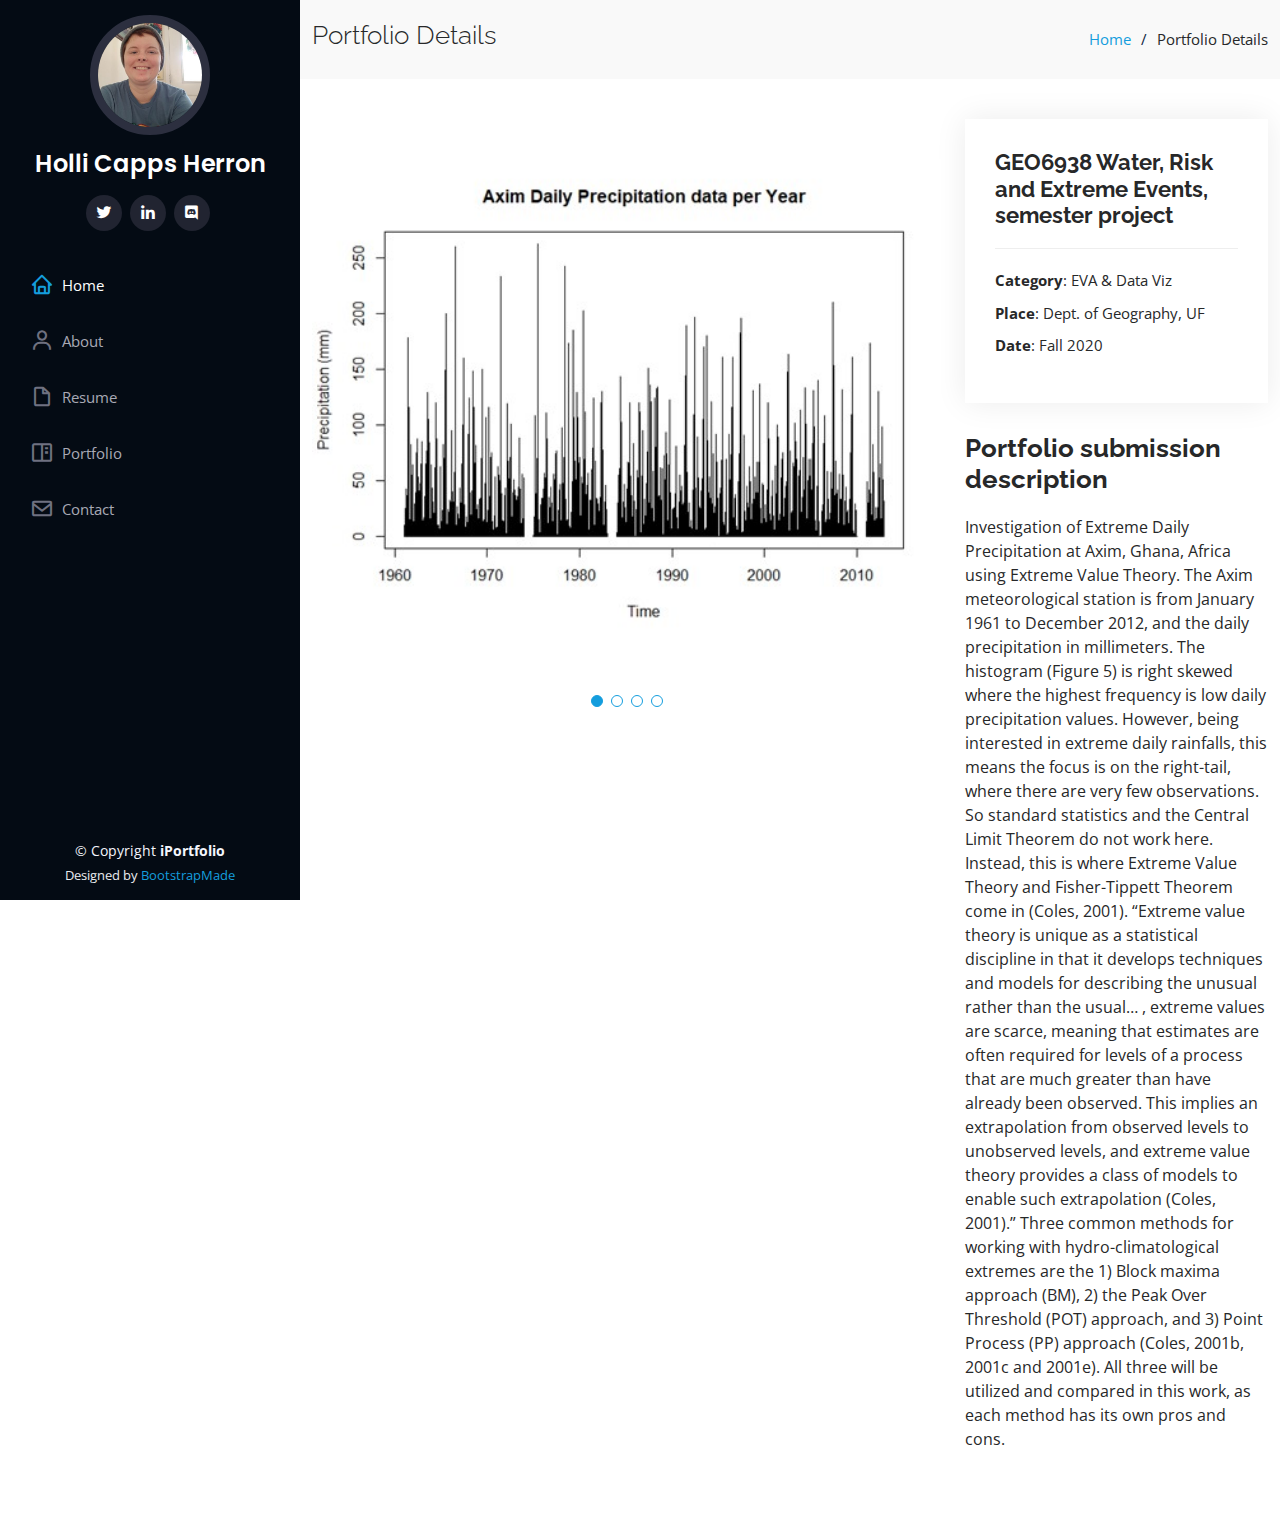
<file: portfolio-details4.html>
<!DOCTYPE html>
<html lang="en">

<head>
  <meta charset="utf-8">
  <meta content="width=device-width, initial-scale=1.0" name="viewport">

  <title>Portfolio Details - iPortfolio Bootstrap Template</title>
  <meta content="" name="description">
  <meta content="" name="keywords">

  <!-- Favicons -->
  <link href="assets/img/favicon.png" rel="icon">
  <link href="assets/img/apple-touch-icon.png" rel="apple-touch-icon">

  <!-- Google Fonts -->
  <link href="https://fonts.googleapis.com/css?family=Open+Sans:300,300i,400,400i,600,600i,700,700i|Raleway:300,300i,400,400i,500,500i,600,600i,700,700i|Poppins:300,300i,400,400i,500,500i,600,600i,700,700i" rel="stylesheet">

  <!-- Vendor CSS Files -->
  <link href="assets/vendor/aos/aos.css" rel="stylesheet">
  <link href="assets/vendor/bootstrap/css/bootstrap.min.css" rel="stylesheet">
  <link href="assets/vendor/bootstrap-icons/bootstrap-icons.css" rel="stylesheet">
  <link href="assets/vendor/boxicons/css/boxicons.min.css" rel="stylesheet">
  <link href="assets/vendor/glightbox/css/glightbox.min.css" rel="stylesheet">
  <link href="assets/vendor/swiper/swiper-bundle.min.css" rel="stylesheet">

  <!-- Template Main CSS File -->
  <link href="assets/css/style.css" rel="stylesheet">

  <!-- =======================================================
  * Template Name: iPortfolio - v3.9.1
  * Template URL: https://bootstrapmade.com/iportfolio-bootstrap-portfolio-websites-template/
  * Author: BootstrapMade.com
  * License: https://bootstrapmade.com/license/
  ======================================================== -->
</head>

<body>

  <!-- ======= Mobile nav toggle button ======= -->
  <i class="bi bi-list mobile-nav-toggle d-xl-none"></i>

  <!-- ======= Header ======= -->
  <header id="header">
    <div class="d-flex flex-column">

      <div class="profile">
        <img src="assets/img/profile-img.jpg" alt="" class="img-fluid rounded-circle">
        <h1 class="text-light"><a href="index.html">Holli Capps Herron</a></h1>
        <div class="social-links mt-3 text-center">
          <a href="#" class="twitter"><i class="bx bxl-twitter"></i></a>
          <a href="#" class="linkedin"><i class="bx bxl-linkedin"></i></a>
          <a href="#" class="discord"><i class="bx bxl-discord"></i></a>
        </div>
      </div>

      <nav id="navbar" class="nav-menu navbar">
        <ul>
          <li><a href="#home" class="nav-link scrollto active"><i class="bx bx-home"></i> <span>Home</span></a></li>
          <li><a href="#about" class="nav-link scrollto"><i class="bx bx-user"></i> <span>About</span></a></li>
          <li><a href="#resume" class="nav-link scrollto"><i class="bx bx-file-blank"></i> <span>Resume</span></a></li>
          <li><a href="#portfolio" class="nav-link scrollto"><i class="bx bx-book-content"></i> <span>Portfolio</span></a></li>
          <li><a href="#contact" class="nav-link scrollto"><i class="bx bx-envelope"></i> <span>Contact</span></a></li>
        </ul>
      </nav><!-- .nav-menu -->
    </div>
  </header><!-- End Header -->

  <main id="main">

    <!-- ======= Breadcrumbs ======= -->
    <section id="breadcrumbs" class="breadcrumbs">
      <div class="container">

        <div class="d-flex justify-content-between align-items-center">
          <h2>Portfolio Details</h2>
          <ol>
            <li><a href="index.html">Home</a></li>
            <li>Portfolio Details</li>
          </ol>
        </div>

      </div>
    </section><!-- End Breadcrumbs -->

    <!-- ======= Portfolio Details Section ======= -->
    <section id="portfolio-details" class="portfolio-details">
      <div class="container">

        <div class="row gy-4">

          <div class="col-lg-8">
            <div class="portfolio-details-slider swiper">
              <div class="swiper-wrapper align-items-center">

                <div class="swiper-slide">
                  <img src="assets/img/portfolio/portfolio-details4-1.jpg" alt="">
                </div>

                <div class="swiper-slide">
                  <img src="assets/img/portfolio/portfolio-details4-2.jpg" alt="">
                </div>

                <div class="swiper-slide">
                  <img src="assets/img/portfolio/portfolio-details4-3.jpg" alt="">
                </div>

                <div class="swiper-slide">
                  <img src="assets/img/portfolio/portfolio-details4-4.jpg" alt="">
                </div>

              </div>
              <div class="swiper-pagination"></div>
            </div>
          </div>

          <div class="col-lg-4">
            <div class="portfolio-info">
              <h3>GEO6938 Water, Risk and Extreme Events, semester project </h3>
              <ul>
                <li><strong>Category</strong>: EVA & Data Viz</li>
                <li><strong>Place</strong>: Dept. of Geography, UF</li>
                <li><strong>Date</strong>: Fall 2020</li>
              </ul>
            </div>
            <div class="portfolio-description">
              <h2>Portfolio submission description</h2>
              <p>
                Investigation of Extreme Daily Precipitation at Axim, Ghana, Africa using Extreme Value Theory. The Axim meteorological station is from January 1961 to December 2012, and the 
                daily precipitation in millimeters. The histogram (Figure 5) is right skewed where the highest frequency is low daily precipitation values. However, being interested in extreme 
                daily rainfalls, this means the focus is on the right-tail, where there are very few observations. So standard statistics and the Central Limit Theorem do not work here. Instead, this 
                is where Extreme Value Theory and Fisher-Tippett Theorem come in (Coles, 2001). “Extreme value theory is unique as a statistical discipline in that it develops techniques and 
                models for describing the unusual rather than the usual… , extreme values are scarce, meaning that estimates are often required for levels of a process that are much greater than have 
                already been observed. This implies an extrapolation from observed levels to unobserved levels, and extreme value theory provides a class of models to enable such extrapolation (Coles, 2001).” 
                Three common methods for working with hydro-climatological extremes are the 1) Block maxima approach (BM), 2) the Peak Over Threshold (POT) approach, and 3) Point Process (PP) approach 
                (Coles, 2001b, 2001c and 2001e). All three will be utilized and compared in this work, as each method has its own pros and cons.
              </p>
            </div>
          </div>

        </div>

      </div>
    </section><!-- End Portfolio Details Section -->

  </main><!-- End #main -->

  <!-- ======= Footer ======= -->
  <footer id="footer">
    <div class="container">
      <div class="copyright">
        &copy; Copyright <strong><span>iPortfolio</span></strong>
      </div>
      <div class="credits">
        <!-- All the links in the footer should remain intact. -->
        <!-- You can delete the links only if you purchased the pro version. -->
        <!-- Licensing information: https://bootstrapmade.com/license/ -->
        <!-- Purchase the pro version with working PHP/AJAX contact form: https://bootstrapmade.com/iportfolio-bootstrap-portfolio-websites-template/ -->
        Designed by <a href="https://bootstrapmade.com/">BootstrapMade</a>
      </div>
    </div>
  </footer><!-- End  Footer -->

  <a href="#" class="back-to-top d-flex align-items-center justify-content-center"><i class="bi bi-arrow-up-short"></i></a>

  <!-- Vendor JS Files -->
  <script src="assets/vendor/purecounter/purecounter_vanilla.js"></script>
  <script src="assets/vendor/aos/aos.js"></script>
  <script src="assets/vendor/bootstrap/js/bootstrap.bundle.min.js"></script>
  <script src="assets/vendor/glightbox/js/glightbox.min.js"></script>
  <script src="assets/vendor/isotope-layout/isotope.pkgd.min.js"></script>
  <script src="assets/vendor/swiper/swiper-bundle.min.js"></script>
  <script src="assets/vendor/typed.js/typed.min.js"></script>
  <script src="assets/vendor/waypoints/noframework.waypoints.js"></script>
  <script src="assets/vendor/php-email-form/validate.js"></script>

  <!-- Template Main JS File -->
  <script src="assets/js/main.js"></script>

</body>

</html>
</file>
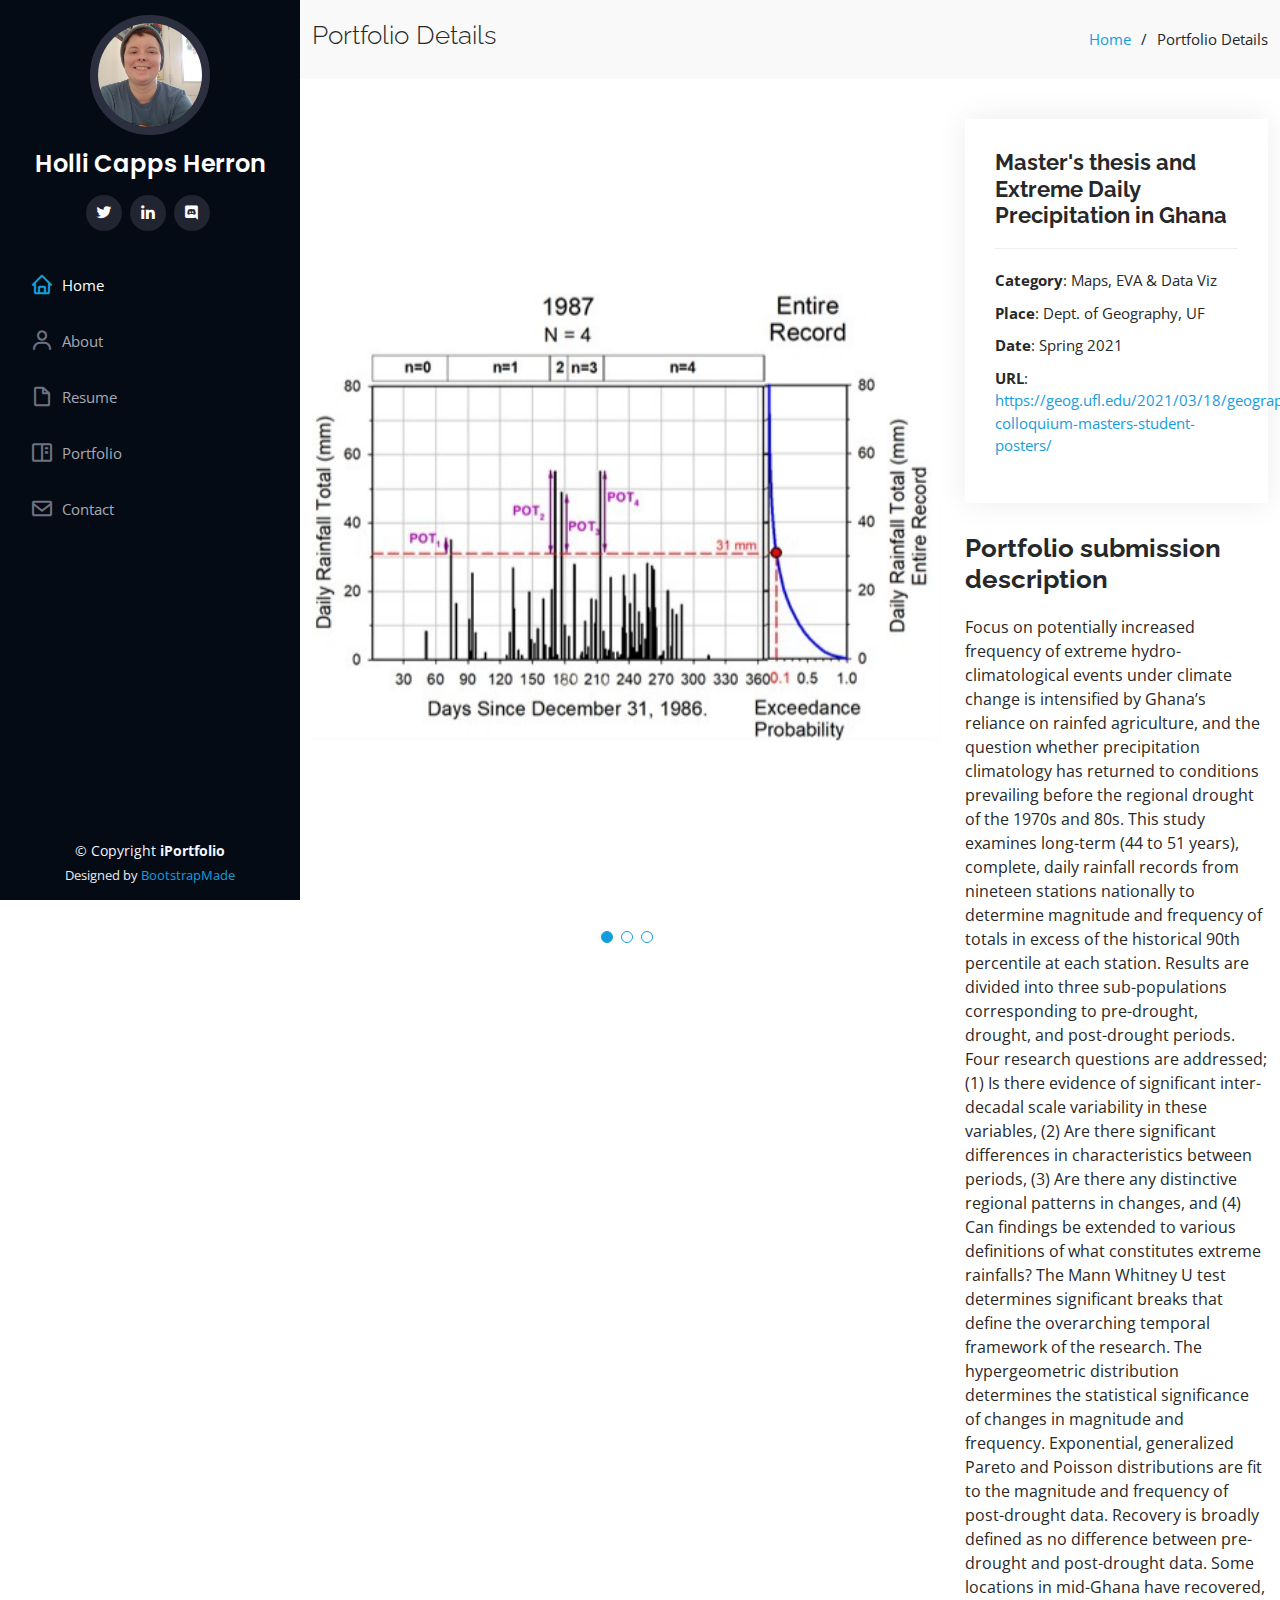
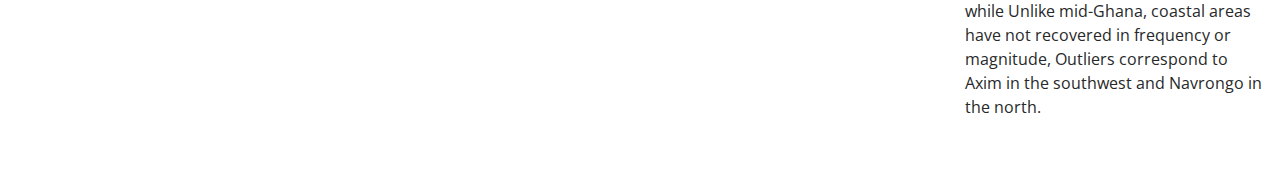
<file: portfolio-details5.html>
<!DOCTYPE html>
<html lang="en">

<head>
  <meta charset="utf-8">
  <meta content="width=device-width, initial-scale=1.0" name="viewport">

  <title>Portfolio Details - iPortfolio Bootstrap Template</title>
  <meta content="" name="description">
  <meta content="" name="keywords">

  <!-- Favicons -->
  <link href="assets/img/favicon.png" rel="icon">
  <link href="assets/img/apple-touch-icon.png" rel="apple-touch-icon">

  <!-- Google Fonts -->
  <link href="https://fonts.googleapis.com/css?family=Open+Sans:300,300i,400,400i,600,600i,700,700i|Raleway:300,300i,400,400i,500,500i,600,600i,700,700i|Poppins:300,300i,400,400i,500,500i,600,600i,700,700i" rel="stylesheet">

  <!-- Vendor CSS Files -->
  <link href="assets/vendor/aos/aos.css" rel="stylesheet">
  <link href="assets/vendor/bootstrap/css/bootstrap.min.css" rel="stylesheet">
  <link href="assets/vendor/bootstrap-icons/bootstrap-icons.css" rel="stylesheet">
  <link href="assets/vendor/boxicons/css/boxicons.min.css" rel="stylesheet">
  <link href="assets/vendor/glightbox/css/glightbox.min.css" rel="stylesheet">
  <link href="assets/vendor/swiper/swiper-bundle.min.css" rel="stylesheet">

  <!-- Template Main CSS File -->
  <link href="assets/css/style.css" rel="stylesheet">

  <!-- =======================================================
  * Template Name: iPortfolio - v3.9.1
  * Template URL: https://bootstrapmade.com/iportfolio-bootstrap-portfolio-websites-template/
  * Author: BootstrapMade.com
  * License: https://bootstrapmade.com/license/
  ======================================================== -->
</head>

<body>

  <!-- ======= Mobile nav toggle button ======= -->
  <i class="bi bi-list mobile-nav-toggle d-xl-none"></i>

  <!-- ======= Header ======= -->
  <header id="header">
    <div class="d-flex flex-column">

      <div class="profile">
        <img src="assets/img/profile-img.jpg" alt="" class="img-fluid rounded-circle">
        <h1 class="text-light"><a href="index.html">Holli Capps Herron</a></h1>
        <div class="social-links mt-3 text-center">
          <a href="#" class="twitter"><i class="bx bxl-twitter"></i></a>
          <a href="#" class="linkedin"><i class="bx bxl-linkedin"></i></a>
          <a href="#" class="discord"><i class="bx bxl-discord"></i></a>
        </div>
      </div>

      <nav id="navbar" class="nav-menu navbar">
        <ul>
          <li><a href="#home" class="nav-link scrollto active"><i class="bx bx-home"></i> <span>Home</span></a></li>
          <li><a href="#about" class="nav-link scrollto"><i class="bx bx-user"></i> <span>About</span></a></li>
          <li><a href="#resume" class="nav-link scrollto"><i class="bx bx-file-blank"></i> <span>Resume</span></a></li>
          <li><a href="#portfolio" class="nav-link scrollto"><i class="bx bx-book-content"></i> <span>Portfolio</span></a></li>
          <li><a href="#contact" class="nav-link scrollto"><i class="bx bx-envelope"></i> <span>Contact</span></a></li>
        </ul>
      </nav><!-- .nav-menu -->
    </div>
  </header><!-- End Header -->

  <main id="main">

    <!-- ======= Breadcrumbs ======= -->
    <section id="breadcrumbs" class="breadcrumbs">
      <div class="container">

        <div class="d-flex justify-content-between align-items-center">
          <h2>Portfolio Details</h2>
          <ol>
            <li><a href="index.html">Home</a></li>
            <li>Portfolio Details</li>
          </ol>
        </div>

      </div>
    </section><!-- End Breadcrumbs -->

    <!-- ======= Portfolio Details Section ======= -->
    <section id="portfolio-details" class="portfolio-details">
      <div class="container">

        <div class="row gy-4">

          <div class="col-lg-8">
            <div class="portfolio-details-slider swiper">
              <div class="swiper-wrapper align-items-center">

                <div class="swiper-slide">
                  <img src="assets/img/portfolio/portfolio-details5-1.jpg" alt="">
                </div>

                <div class="swiper-slide">
                  <img src="assets/img/portfolio/portfolio-details5-2.jpg" alt="">
                </div>

                <div class="swiper-slide">
                  <img src="assets/img/portfolio/portfolio-details5-3.jpg" alt="">
                </div>

              </div>
              <div class="swiper-pagination"></div>
            </div>
          </div>

          <div class="col-lg-4">
            <div class="portfolio-info">
              <h3>Master's thesis and Extreme Daily Precipitation in Ghana</h3>
              <ul>
                <li><strong>Category</strong>: Maps, EVA & Data Viz</li>
                <li><strong>Place</strong>: Dept. of Geography, UF</li>
                <li><strong>Date</strong>: Spring 2021</li>
                <li><strong>URL</strong>: <a href="#">https://geog.ufl.edu/2021/03/18/geography-colloquium-masters-student-posters/</a></li>
              </ul>
            </div>
            <div class="portfolio-description">
              <h2>Portfolio submission description</h2>
              <p>
                Focus on potentially increased frequency of extreme hydro-climatological events under climate change is intensified by Ghana’s reliance on rainfed agriculture, 
                and the question whether precipitation climatology has returned to conditions prevailing before the regional drought of the 1970s and 80s. This study examines long-term (44 to 51 years), 
                complete, daily rainfall records from nineteen stations nationally to determine magnitude and frequency of totals in excess of the historical 90th percentile at each station. Results 
                are divided into three sub-populations corresponding to pre-drought, drought, and post-drought periods. Four research questions are addressed; (1) Is there evidence of significant 
                inter-decadal scale variability in these variables, (2) Are there significant differences in characteristics between periods, (3) Are there any distinctive regional patterns in changes, 
                and (4) Can findings be extended to various definitions of what constitutes extreme rainfalls? The Mann Whitney U test determines significant breaks that define the overarching temporal 
                framework of the research. The hypergeometric distribution determines the statistical significance of changes in magnitude and frequency. Exponential, generalized Pareto and 
                Poisson distributions are fit to the magnitude and frequency of post-drought data. Recovery is broadly defined as no difference between pre-drought and post-drought data. Some locations 
                in mid-Ghana have recovered, while Unlike mid-Ghana, coastal areas have not recovered in frequency or magnitude, Outliers correspond to Axim in the southwest and Navrongo in the north.
              </p>
            </div>
          </div>

        </div>

      </div>
    </section><!-- End Portfolio Details Section -->

  </main><!-- End #main -->

  <!-- ======= Footer ======= -->
  <footer id="footer">
    <div class="container">
      <div class="copyright">
        &copy; Copyright <strong><span>iPortfolio</span></strong>
      </div>
      <div class="credits">
        <!-- All the links in the footer should remain intact. -->
        <!-- You can delete the links only if you purchased the pro version. -->
        <!-- Licensing information: https://bootstrapmade.com/license/ -->
        <!-- Purchase the pro version with working PHP/AJAX contact form: https://bootstrapmade.com/iportfolio-bootstrap-portfolio-websites-template/ -->
        Designed by <a href="https://bootstrapmade.com/">BootstrapMade</a>
      </div>
    </div>
  </footer><!-- End  Footer -->

  <a href="#" class="back-to-top d-flex align-items-center justify-content-center"><i class="bi bi-arrow-up-short"></i></a>

  <!-- Vendor JS Files -->
  <script src="assets/vendor/purecounter/purecounter_vanilla.js"></script>
  <script src="assets/vendor/aos/aos.js"></script>
  <script src="assets/vendor/bootstrap/js/bootstrap.bundle.min.js"></script>
  <script src="assets/vendor/glightbox/js/glightbox.min.js"></script>
  <script src="assets/vendor/isotope-layout/isotope.pkgd.min.js"></script>
  <script src="assets/vendor/swiper/swiper-bundle.min.js"></script>
  <script src="assets/vendor/typed.js/typed.min.js"></script>
  <script src="assets/vendor/waypoints/noframework.waypoints.js"></script>
  <script src="assets/vendor/php-email-form/validate.js"></script>

  <!-- Template Main JS File -->
  <script src="assets/js/main.js"></script>

</body>

</html>
</file>
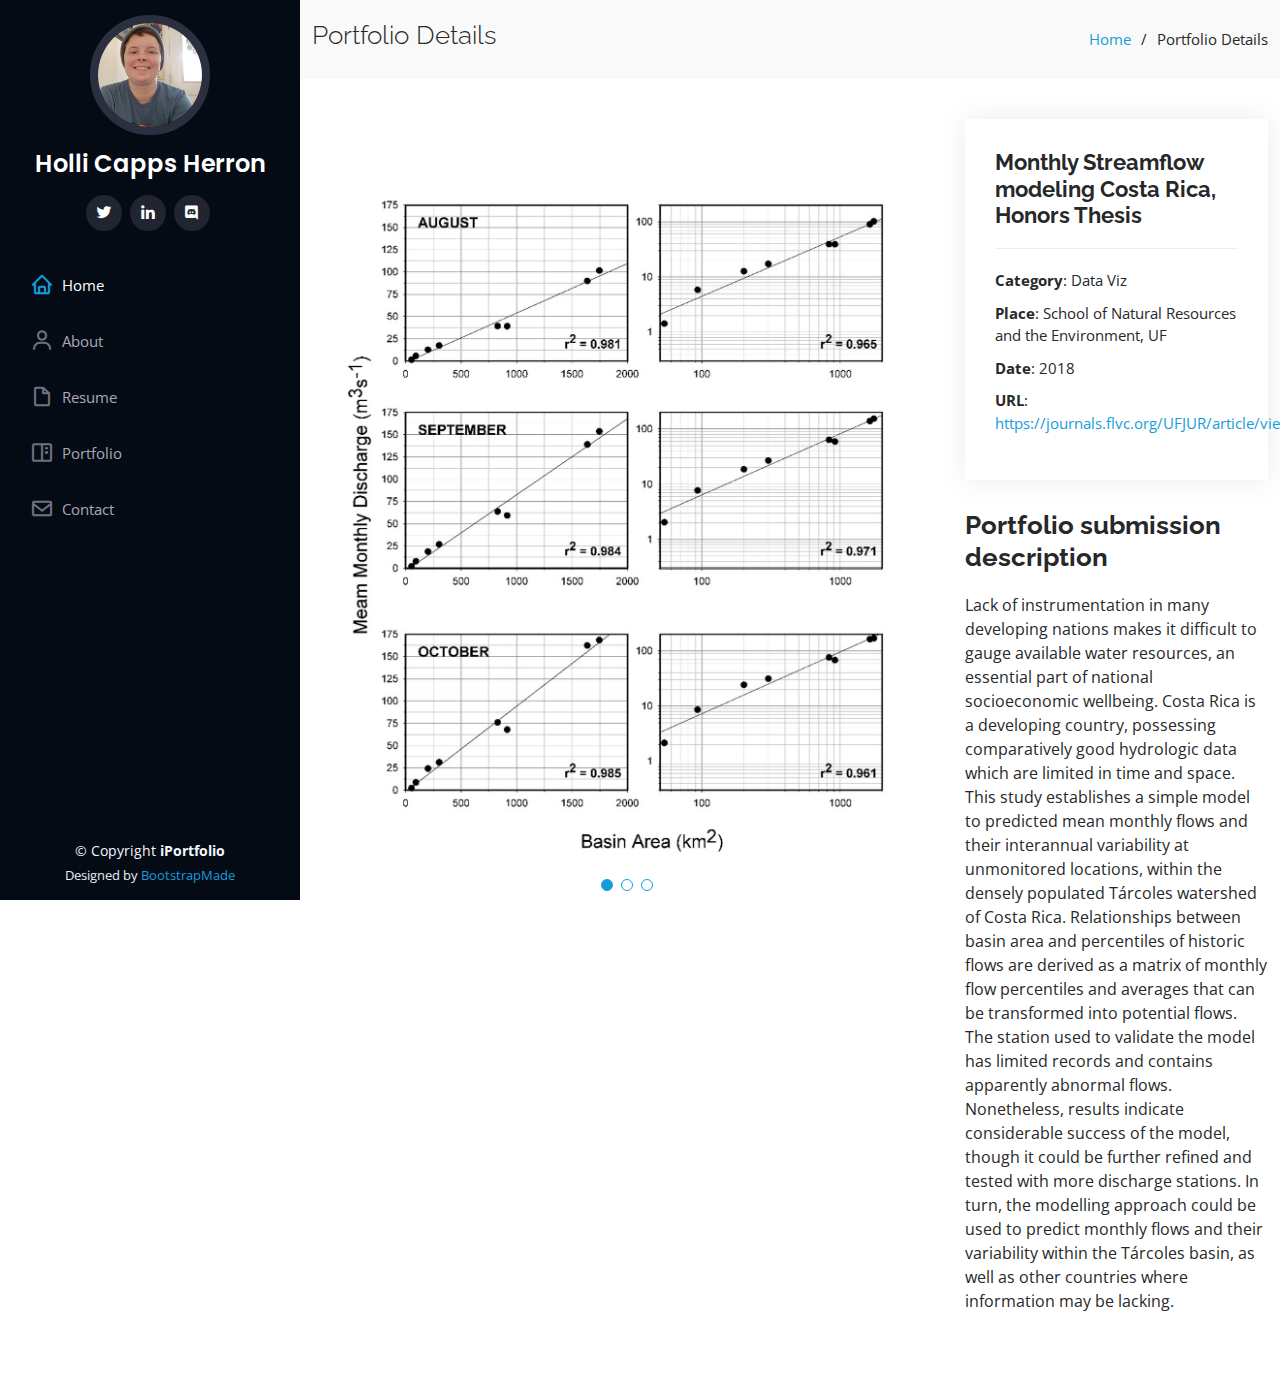
<file: portfolio-details6.html>
<!DOCTYPE html>
<html lang="en">

<head>
  <meta charset="utf-8">
  <meta content="width=device-width, initial-scale=1.0" name="viewport">

  <title>Portfolio Details - iPortfolio Bootstrap Template</title>
  <meta content="" name="description">
  <meta content="" name="keywords">

  <!-- Favicons -->
  <link href="assets/img/favicon.png" rel="icon">
  <link href="assets/img/apple-touch-icon.png" rel="apple-touch-icon">

  <!-- Google Fonts -->
  <link href="https://fonts.googleapis.com/css?family=Open+Sans:300,300i,400,400i,600,600i,700,700i|Raleway:300,300i,400,400i,500,500i,600,600i,700,700i|Poppins:300,300i,400,400i,500,500i,600,600i,700,700i" rel="stylesheet">

  <!-- Vendor CSS Files -->
  <link href="assets/vendor/aos/aos.css" rel="stylesheet">
  <link href="assets/vendor/bootstrap/css/bootstrap.min.css" rel="stylesheet">
  <link href="assets/vendor/bootstrap-icons/bootstrap-icons.css" rel="stylesheet">
  <link href="assets/vendor/boxicons/css/boxicons.min.css" rel="stylesheet">
  <link href="assets/vendor/glightbox/css/glightbox.min.css" rel="stylesheet">
  <link href="assets/vendor/swiper/swiper-bundle.min.css" rel="stylesheet">

  <!-- Template Main CSS File -->
  <link href="assets/css/style.css" rel="stylesheet">

  <!-- =======================================================
  * Template Name: iPortfolio - v3.9.1
  * Template URL: https://bootstrapmade.com/iportfolio-bootstrap-portfolio-websites-template/
  * Author: BootstrapMade.com
  * License: https://bootstrapmade.com/license/
  ======================================================== -->
</head>

<body>

  <!-- ======= Mobile nav toggle button ======= -->
  <i class="bi bi-list mobile-nav-toggle d-xl-none"></i>

  <!-- ======= Header ======= -->
  <header id="header">
    <div class="d-flex flex-column">

      <div class="profile">
        <img src="assets/img/profile-img.jpg" alt="" class="img-fluid rounded-circle">
        <h1 class="text-light"><a href="index.html">Holli Capps Herron</a></h1>
        <div class="social-links mt-3 text-center">
          <a href="#" class="twitter"><i class="bx bxl-twitter"></i></a>
          <a href="#" class="linkedin"><i class="bx bxl-linkedin"></i></a>
          <a href="#" class="discord"><i class="bx bxl-discord"></i></a>
        </div>
      </div>

      <nav id="navbar" class="nav-menu navbar">
        <ul>
          <li><a href="#home" class="nav-link scrollto active"><i class="bx bx-home"></i> <span>Home</span></a></li>
          <li><a href="#about" class="nav-link scrollto"><i class="bx bx-user"></i> <span>About</span></a></li>
          <li><a href="#resume" class="nav-link scrollto"><i class="bx bx-file-blank"></i> <span>Resume</span></a></li>
          <li><a href="#portfolio" class="nav-link scrollto"><i class="bx bx-book-content"></i> <span>Portfolio</span></a></li>
          <li><a href="#contact" class="nav-link scrollto"><i class="bx bx-envelope"></i> <span>Contact</span></a></li>
        </ul>
      </nav><!-- .nav-menu -->
    </div>
  </header><!-- End Header -->

  <main id="main">

    <!-- ======= Breadcrumbs ======= -->
    <section id="breadcrumbs" class="breadcrumbs">
      <div class="container">

        <div class="d-flex justify-content-between align-items-center">
          <h2>Portfolio Details</h2>
          <ol>
            <li><a href="index.html">Home</a></li>
            <li>Portfolio Details</li>
          </ol>
        </div>

      </div>
    </section><!-- End Breadcrumbs -->

    <!-- ======= Portfolio Details Section ======= -->
    <section id="portfolio-details" class="portfolio-details">
      <div class="container">

        <div class="row gy-4">

          <div class="col-lg-8">
            <div class="portfolio-details-slider swiper">
              <div class="swiper-wrapper align-items-center">

                <div class="swiper-slide">
                  <img src="assets/img/portfolio/portfolio-details6-1.jpg" alt="">
                </div>

                <div class="swiper-slide">
                  <img src="assets/img/portfolio/portfolio-details6-2.jpg" alt="">
                </div>

                <div class="swiper-slide">
                  <img src="assets/img/portfolio/portfolio-details6-3.jpg" alt="">
                </div>

              </div>
              <div class="swiper-pagination"></div>
            </div>
          </div>

          <div class="col-lg-4">
            <div class="portfolio-info">
              <h3>Monthly Streamflow modeling Costa Rica, Honors Thesis</h3>
              <ul>
                <li><strong>Category</strong>: Data Viz</li>
                <li><strong>Place</strong>: School of Natural Resources and the Environment, UF</li>
                <li><strong>Date</strong>: 2018</li>
                <li><strong>URL</strong>: <a href="#">https://journals.flvc.org/UFJUR/article/view/106980 </a></li>
              </ul>
            </div>
            <div class="portfolio-description">
              <h2>Portfolio submission description</h2>
              <p>
                Lack of instrumentation in many developing nations makes it difficult to gauge available water resources, an essential part of national socioeconomic wellbeing. Costa Rica is a 
                developing country, possessing comparatively good hydrologic data which are limited in time and space. This study establishes a simple model to predicted mean monthly flows and their 
                interannual variability at unmonitored locations, within the densely populated Tárcoles watershed of Costa Rica. Relationships between basin area and percentiles of 
                historic flows are derived as a matrix of monthly flow percentiles and averages that can be transformed into potential flows. The station used to validate the model has limited 
                records and contains apparently abnormal flows. Nonetheless, results indicate considerable success of the model, though it could be further refined and tested with more discharge 
                stations. In turn, the modelling approach could be used to predict monthly flows and their variability within the Tárcoles basin, as well as other countries where information 
                may be lacking.
              </p>
            </div>
          </div>

        </div>

      </div>
    </section><!-- End Portfolio Details Section -->

  </main><!-- End #main -->

  <!-- ======= Footer ======= -->
  <footer id="footer">
    <div class="container">
      <div class="copyright">
        &copy; Copyright <strong><span>iPortfolio</span></strong>
      </div>
      <div class="credits">
        <!-- All the links in the footer should remain intact. -->
        <!-- You can delete the links only if you purchased the pro version. -->
        <!-- Licensing information: https://bootstrapmade.com/license/ -->
        <!-- Purchase the pro version with working PHP/AJAX contact form: https://bootstrapmade.com/iportfolio-bootstrap-portfolio-websites-template/ -->
        Designed by <a href="https://bootstrapmade.com/">BootstrapMade</a>
      </div>
    </div>
  </footer><!-- End  Footer -->

  <a href="#" class="back-to-top d-flex align-items-center justify-content-center"><i class="bi bi-arrow-up-short"></i></a>

  <!-- Vendor JS Files -->
  <script src="assets/vendor/purecounter/purecounter_vanilla.js"></script>
  <script src="assets/vendor/aos/aos.js"></script>
  <script src="assets/vendor/bootstrap/js/bootstrap.bundle.min.js"></script>
  <script src="assets/vendor/glightbox/js/glightbox.min.js"></script>
  <script src="assets/vendor/isotope-layout/isotope.pkgd.min.js"></script>
  <script src="assets/vendor/swiper/swiper-bundle.min.js"></script>
  <script src="assets/vendor/typed.js/typed.min.js"></script>
  <script src="assets/vendor/waypoints/noframework.waypoints.js"></script>
  <script src="assets/vendor/php-email-form/validate.js"></script>

  <!-- Template Main JS File -->
  <script src="assets/js/main.js"></script>

</body>

</html>
</file>
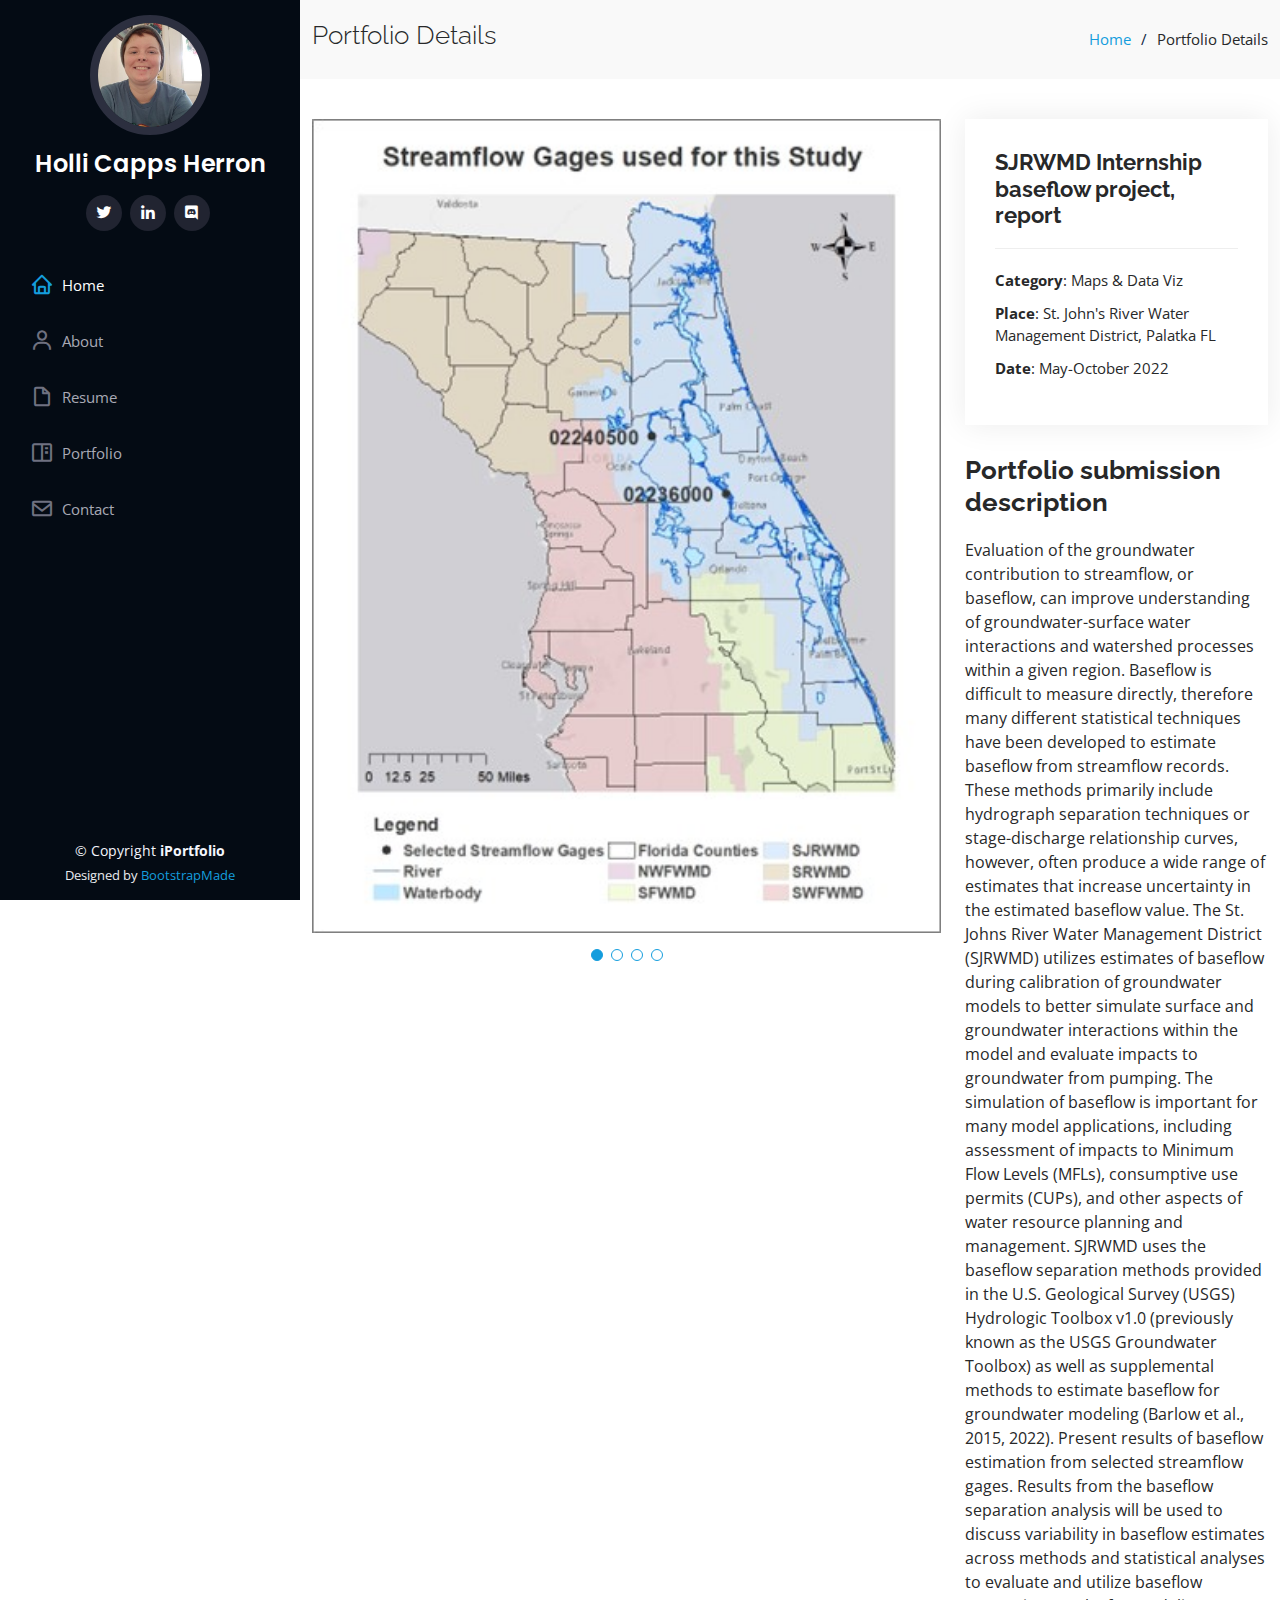
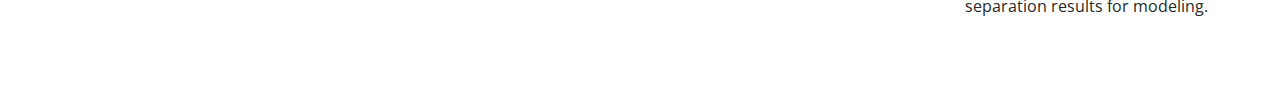
<file: portfolio-details7.html>
<!DOCTYPE html>
<html lang="en">

<head>
  <meta charset="utf-8">
  <meta content="width=device-width, initial-scale=1.0" name="viewport">

  <title>Portfolio Details - iPortfolio Bootstrap Template</title>
  <meta content="" name="description">
  <meta content="" name="keywords">

  <!-- Favicons -->
  <link href="assets/img/favicon.png" rel="icon">
  <link href="assets/img/apple-touch-icon.png" rel="apple-touch-icon">

  <!-- Google Fonts -->
  <link href="https://fonts.googleapis.com/css?family=Open+Sans:300,300i,400,400i,600,600i,700,700i|Raleway:300,300i,400,400i,500,500i,600,600i,700,700i|Poppins:300,300i,400,400i,500,500i,600,600i,700,700i" rel="stylesheet">

  <!-- Vendor CSS Files -->
  <link href="assets/vendor/aos/aos.css" rel="stylesheet">
  <link href="assets/vendor/bootstrap/css/bootstrap.min.css" rel="stylesheet">
  <link href="assets/vendor/bootstrap-icons/bootstrap-icons.css" rel="stylesheet">
  <link href="assets/vendor/boxicons/css/boxicons.min.css" rel="stylesheet">
  <link href="assets/vendor/glightbox/css/glightbox.min.css" rel="stylesheet">
  <link href="assets/vendor/swiper/swiper-bundle.min.css" rel="stylesheet">

  <!-- Template Main CSS File -->
  <link href="assets/css/style.css" rel="stylesheet">

  <!-- =======================================================
  * Template Name: iPortfolio - v3.9.1
  * Template URL: https://bootstrapmade.com/iportfolio-bootstrap-portfolio-websites-template/
  * Author: BootstrapMade.com
  * License: https://bootstrapmade.com/license/
  ======================================================== -->
</head>

<body>

  <!-- ======= Mobile nav toggle button ======= -->
  <i class="bi bi-list mobile-nav-toggle d-xl-none"></i>

  <!-- ======= Header ======= -->
  <header id="header">
    <div class="d-flex flex-column">

      <div class="profile">
        <img src="assets/img/profile-img.jpg" alt="" class="img-fluid rounded-circle">
        <h1 class="text-light"><a href="index.html">Holli Capps Herron</a></h1>
        <div class="social-links mt-3 text-center">
          <a href="#" class="twitter"><i class="bx bxl-twitter"></i></a>
          <a href="#" class="linkedin"><i class="bx bxl-linkedin"></i></a>
          <a href="#" class="discord"><i class="bx bxl-discord"></i></a>
        </div>
      </div>

      <nav id="navbar" class="nav-menu navbar">
        <ul>
          <li><a href="#home" class="nav-link scrollto active"><i class="bx bx-home"></i> <span>Home</span></a></li>
          <li><a href="#about" class="nav-link scrollto"><i class="bx bx-user"></i> <span>About</span></a></li>
          <li><a href="#resume" class="nav-link scrollto"><i class="bx bx-file-blank"></i> <span>Resume</span></a></li>
          <li><a href="#portfolio" class="nav-link scrollto"><i class="bx bx-book-content"></i> <span>Portfolio</span></a></li>
          <li><a href="#contact" class="nav-link scrollto"><i class="bx bx-envelope"></i> <span>Contact</span></a></li>
        </ul>
      </nav><!-- .nav-menu -->
    </div>
  </header><!-- End Header -->

  <main id="main">

    <!-- ======= Breadcrumbs ======= -->
    <section id="breadcrumbs" class="breadcrumbs">
      <div class="container">

        <div class="d-flex justify-content-between align-items-center">
          <h2>Portfolio Details</h2>
          <ol>
            <li><a href="index.html">Home</a></li>
            <li>Portfolio Details</li>
          </ol>
        </div>

      </div>
    </section><!-- End Breadcrumbs -->

    <!-- ======= Portfolio Details Section ======= -->
    <section id="portfolio-details" class="portfolio-details">
      <div class="container">

        <div class="row gy-4">

          <div class="col-lg-8">
            <div class="portfolio-details-slider swiper">
              <div class="swiper-wrapper align-items-center">

                <div class="swiper-slide">
                  <img src="assets/img/portfolio/portfolio-details7-1.jpg" alt="">
                </div>

                <div class="swiper-slide">
                  <img src="assets/img/portfolio/portfolio-details7-2.jpg" alt="">
                </div>

                <div class="swiper-slide">
                  <img src="assets/img/portfolio/portfolio-details7-3.jpg" alt="">
                </div>

                <div class="swiper-slide">
                  <img src="assets/img/portfolio/portfolio-details7-4.jpg" alt="">
                </div>

              </div>
              <div class="swiper-pagination"></div>
            </div>
          </div>

          <div class="col-lg-4">
            <div class="portfolio-info">
              <h3>SJRWMD Internship baseflow project, report </h3>
              <ul>
                <li><strong>Category</strong>: Maps & Data Viz</li>
                <li><strong>Place</strong>: St. John's River Water Management District, Palatka FL</li>
                <li><strong>Date</strong>: May-October 2022</li>
              </ul>
            </div>
            <div class="portfolio-description">
              <h2>Portfolio submission description</h2>
              <p>
                Evaluation of the groundwater contribution to streamflow, or baseflow, can improve understanding of groundwater-surface water interactions and watershed processes within a 
                given region. Baseflow is difficult to measure directly, therefore many different statistical techniques have been developed to estimate baseflow from streamflow records. 
                These methods primarily include hydrograph separation techniques or stage-discharge relationship curves, however, often produce a wide range of estimates that increase uncertainty 
                in the estimated baseflow value. The St. Johns River Water Management District (SJRWMD) utilizes estimates of baseflow during calibration of groundwater models to better simulate 
                surface and groundwater interactions within the model and evaluate impacts to groundwater from pumping. The simulation of baseflow is important for many model applications, including 
                assessment of impacts to Minimum Flow Levels (MFLs), consumptive use permits (CUPs), and other aspects of water resource planning and management. SJRWMD uses the baseflow 
                separation methods provided in the U.S. Geological Survey (USGS) Hydrologic Toolbox v1.0 (previously known as the USGS Groundwater Toolbox) as well as supplemental methods to estimate 
                baseflow for groundwater modeling (Barlow et al., 2015, 2022). Present results of baseflow estimation from selected streamflow gages. Results from the baseflow separation analysis 
                will be used to discuss variability in baseflow estimates across methods and statistical analyses to evaluate and utilize baseflow separation results for modeling.
              </p>
            </div>
          </div>

        </div>

      </div>
    </section><!-- End Portfolio Details Section -->

  </main><!-- End #main -->

  <!-- ======= Footer ======= -->
  <footer id="footer">
    <div class="container">
      <div class="copyright">
        &copy; Copyright <strong><span>iPortfolio</span></strong>
      </div>
      <div class="credits">
        <!-- All the links in the footer should remain intact. -->
        <!-- You can delete the links only if you purchased the pro version. -->
        <!-- Licensing information: https://bootstrapmade.com/license/ -->
        <!-- Purchase the pro version with working PHP/AJAX contact form: https://bootstrapmade.com/iportfolio-bootstrap-portfolio-websites-template/ -->
        Designed by <a href="https://bootstrapmade.com/">BootstrapMade</a>
      </div>
    </div>
  </footer><!-- End  Footer -->

  <a href="#" class="back-to-top d-flex align-items-center justify-content-center"><i class="bi bi-arrow-up-short"></i></a>

  <!-- Vendor JS Files -->
  <script src="assets/vendor/purecounter/purecounter_vanilla.js"></script>
  <script src="assets/vendor/aos/aos.js"></script>
  <script src="assets/vendor/bootstrap/js/bootstrap.bundle.min.js"></script>
  <script src="assets/vendor/glightbox/js/glightbox.min.js"></script>
  <script src="assets/vendor/isotope-layout/isotope.pkgd.min.js"></script>
  <script src="assets/vendor/swiper/swiper-bundle.min.js"></script>
  <script src="assets/vendor/typed.js/typed.min.js"></script>
  <script src="assets/vendor/waypoints/noframework.waypoints.js"></script>
  <script src="assets/vendor/php-email-form/validate.js"></script>

  <!-- Template Main JS File -->
  <script src="assets/js/main.js"></script>

</body>

</html>
</file>
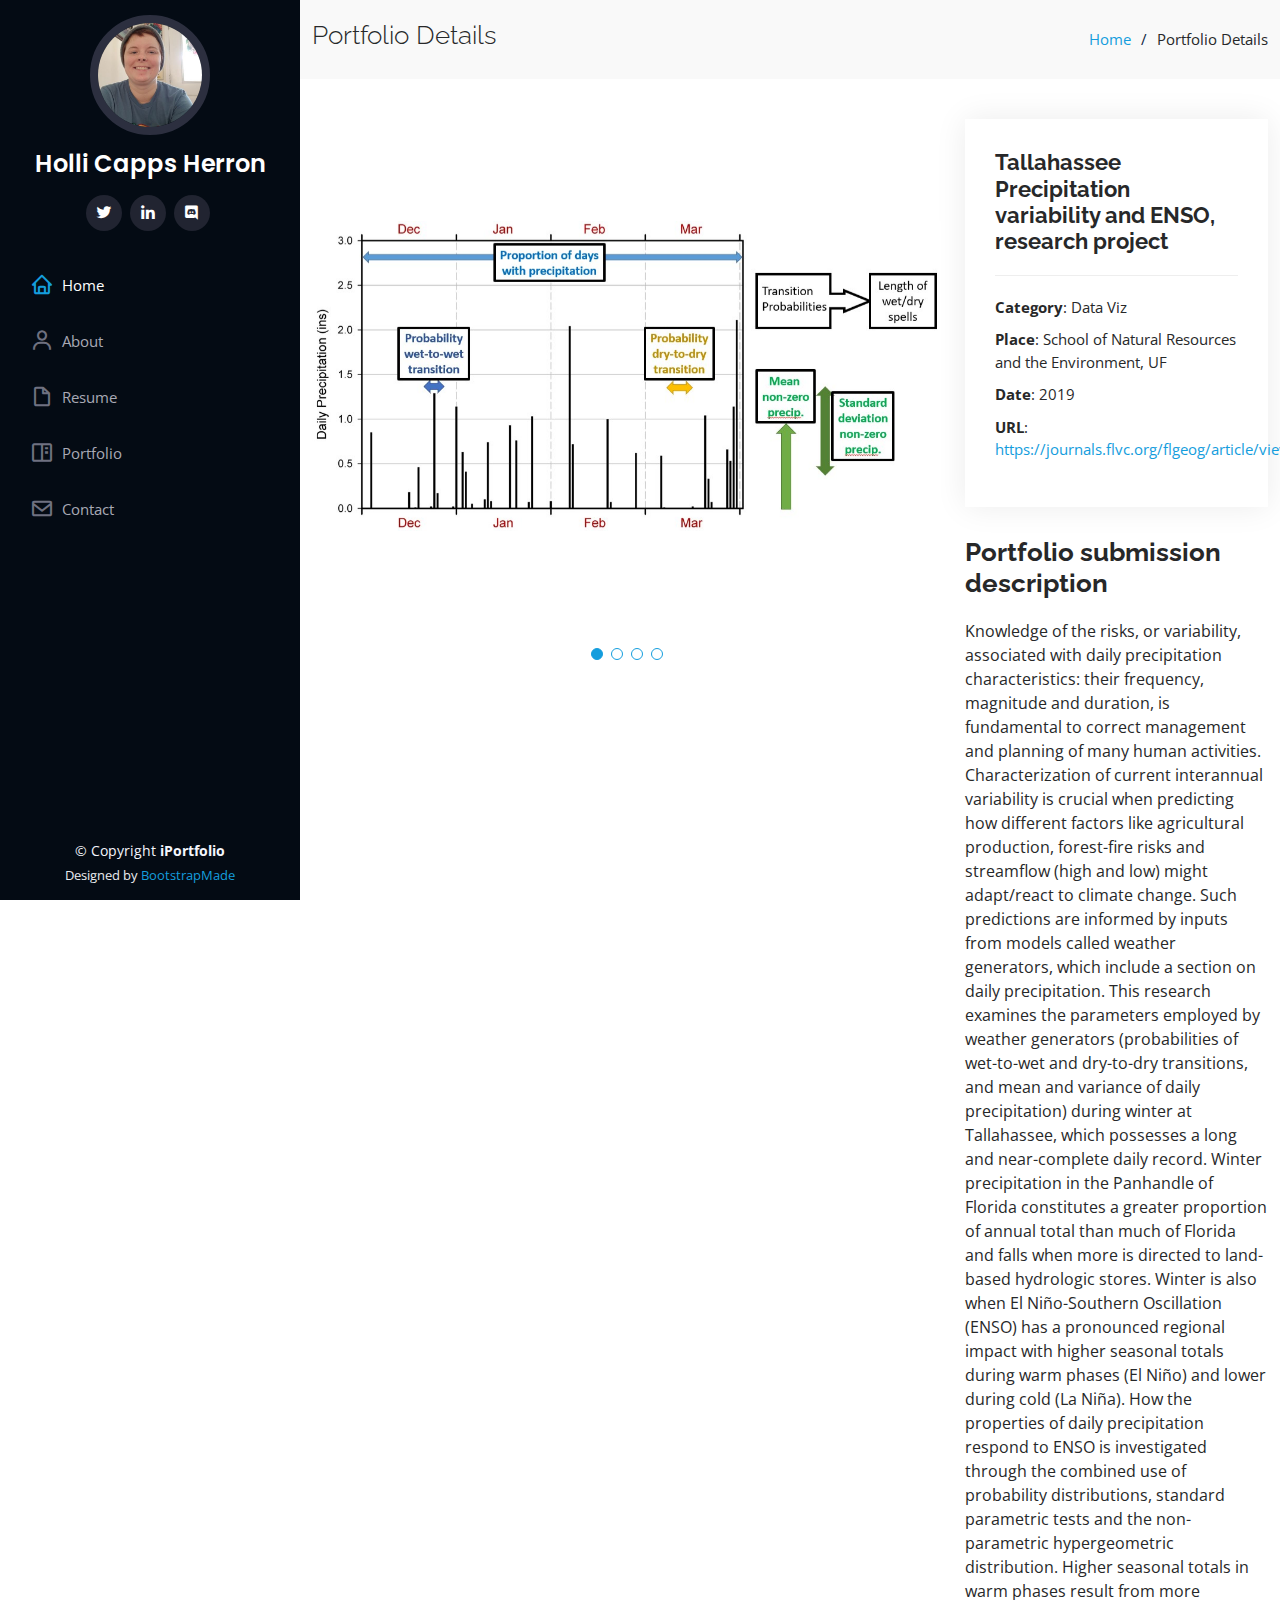
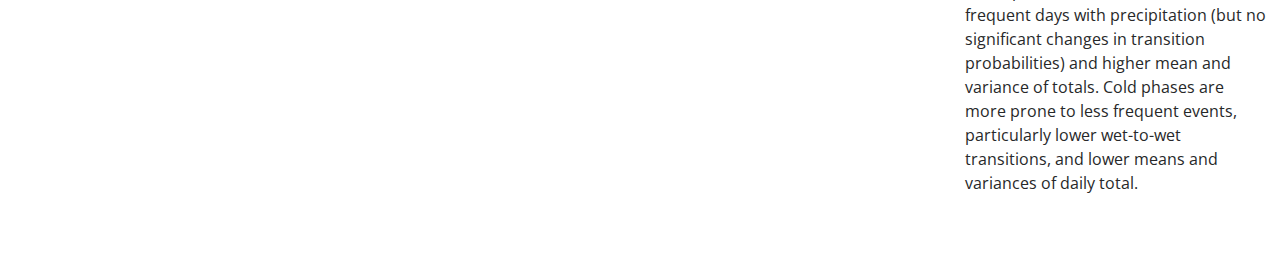
<file: portfolio-details8.html>
<!DOCTYPE html>
<html lang="en">

<head>
  <meta charset="utf-8">
  <meta content="width=device-width, initial-scale=1.0" name="viewport">

  <title>Portfolio Details - iPortfolio Bootstrap Template</title>
  <meta content="" name="description">
  <meta content="" name="keywords">

  <!-- Favicons -->
  <link href="assets/img/favicon.png" rel="icon">
  <link href="assets/img/apple-touch-icon.png" rel="apple-touch-icon">

  <!-- Google Fonts -->
  <link href="https://fonts.googleapis.com/css?family=Open+Sans:300,300i,400,400i,600,600i,700,700i|Raleway:300,300i,400,400i,500,500i,600,600i,700,700i|Poppins:300,300i,400,400i,500,500i,600,600i,700,700i" rel="stylesheet">

  <!-- Vendor CSS Files -->
  <link href="assets/vendor/aos/aos.css" rel="stylesheet">
  <link href="assets/vendor/bootstrap/css/bootstrap.min.css" rel="stylesheet">
  <link href="assets/vendor/bootstrap-icons/bootstrap-icons.css" rel="stylesheet">
  <link href="assets/vendor/boxicons/css/boxicons.min.css" rel="stylesheet">
  <link href="assets/vendor/glightbox/css/glightbox.min.css" rel="stylesheet">
  <link href="assets/vendor/swiper/swiper-bundle.min.css" rel="stylesheet">

  <!-- Template Main CSS File -->
  <link href="assets/css/style.css" rel="stylesheet">

  <!-- =======================================================
  * Template Name: iPortfolio - v3.9.1
  * Template URL: https://bootstrapmade.com/iportfolio-bootstrap-portfolio-websites-template/
  * Author: BootstrapMade.com
  * License: https://bootstrapmade.com/license/
  ======================================================== -->
</head>

<body>

  <!-- ======= Mobile nav toggle button ======= -->
  <i class="bi bi-list mobile-nav-toggle d-xl-none"></i>

  <!-- ======= Header ======= -->
  <header id="header">
    <div class="d-flex flex-column">

      <div class="profile">
        <img src="assets/img/profile-img.jpg" alt="" class="img-fluid rounded-circle">
        <h1 class="text-light"><a href="index.html">Holli Capps Herron</a></h1>
        <div class="social-links mt-3 text-center">
          <a href="#" class="twitter"><i class="bx bxl-twitter"></i></a>
          <a href="#" class="linkedin"><i class="bx bxl-linkedin"></i></a>
          <a href="#" class="discord"><i class="bx bxl-discord"></i></a>
        </div>
      </div>

      <nav id="navbar" class="nav-menu navbar">
        <ul>
          <li><a href="#home" class="nav-link scrollto active"><i class="bx bx-home"></i> <span>Home</span></a></li>
          <li><a href="#about" class="nav-link scrollto"><i class="bx bx-user"></i> <span>About</span></a></li>
          <li><a href="#resume" class="nav-link scrollto"><i class="bx bx-file-blank"></i> <span>Resume</span></a></li>
          <li><a href="#portfolio" class="nav-link scrollto"><i class="bx bx-book-content"></i> <span>Portfolio</span></a></li>
          <li><a href="#contact" class="nav-link scrollto"><i class="bx bx-envelope"></i> <span>Contact</span></a></li>
        </ul>
      </nav><!-- .nav-menu -->
    </div>
  </header><!-- End Header -->

  <main id="main">

    <!-- ======= Breadcrumbs ======= -->
    <section id="breadcrumbs" class="breadcrumbs">
      <div class="container">

        <div class="d-flex justify-content-between align-items-center">
          <h2>Portfolio Details</h2>
          <ol>
            <li><a href="index.html">Home</a></li>
            <li>Portfolio Details</li>
          </ol>
        </div>

      </div>
    </section><!-- End Breadcrumbs -->

    <!-- ======= Portfolio Details Section ======= -->
    <section id="portfolio-details" class="portfolio-details">
      <div class="container">

        <div class="row gy-4">

          <div class="col-lg-8">
            <div class="portfolio-details-slider swiper">
              <div class="swiper-wrapper align-items-center">

                <div class="swiper-slide">
                  <img src="assets/img/portfolio/portfolio-details8-1.jpg" alt="">
                </div>

                <div class="swiper-slide">
                  <img src="assets/img/portfolio/portfolio-details8-2.jpg" alt="">
                </div>

                <div class="swiper-slide">
                  <img src="assets/img/portfolio/portfolio-details8-3.jpg" alt="">
                </div>

                <div class="swiper-slide">
                  <img src="assets/img/portfolio/portfolio-details8-4.jpg" alt="">
                </div>

              </div>
              <div class="swiper-pagination"></div>
            </div>
          </div>

          <div class="col-lg-4">
            <div class="portfolio-info">
              <h3>Tallahassee Precipitation variability and ENSO, research project</h3>
              <ul>
                <li><strong>Category</strong>: Data Viz</li>
                <li><strong>Place</strong>: School of Natural Resources and the Environment, UF</li>
                <li><strong>Date</strong>: 2019</li>
                <li><strong>URL</strong>: <a href="#">https://journals.flvc.org/flgeog/article/view/118174</a></li>
              </ul>
            </div>
            <div class="portfolio-description">
              <h2>Portfolio submission description</h2>
              <p>
                Knowledge of the risks, or variability, associated with daily precipitation characteristics: their frequency, magnitude and duration, is fundamental to correct management 
                and planning of many human activities. Characterization of current interannual variability is crucial when predicting how different factors like agricultural production, forest-fire 
                risks and streamflow (high and low) might adapt/react to climate change. Such predictions are informed by inputs from models called weather generators, which include a section on daily 
                precipitation. This research examines the parameters employed by weather generators (probabilities of wet-to-wet and dry-to-dry transitions, and mean and variance of daily precipitation) 
                during winter at Tallahassee, which possesses a long and near-complete daily record. Winter precipitation in the Panhandle of Florida constitutes a greater proportion of annual 
                total than much of Florida and falls when more is directed to land-based hydrologic stores. Winter is also when El Niño-Southern Oscillation (ENSO) has a pronounced regional impact 
                with higher seasonal totals during warm phases (El Niño) and lower during cold (La Niña). How the properties of daily precipitation respond to ENSO is investigated through the combined 
                use of probability distributions, standard parametric tests and the non-parametric hypergeometric distribution. Higher seasonal totals in warm phases result from more frequent days 
                with precipitation (but no significant changes in transition probabilities) and higher mean and variance of totals. Cold phases are more prone to less frequent events, particularly lower 
                wet-to-wet transitions, and lower means and variances of daily total.
              </p>
            </div>
          </div>

        </div>

      </div>
    </section><!-- End Portfolio Details Section -->

  </main><!-- End #main -->

  <!-- ======= Footer ======= -->
  <footer id="footer">
    <div class="container">
      <div class="copyright">
        &copy; Copyright <strong><span>iPortfolio</span></strong>
      </div>
      <div class="credits">
        <!-- All the links in the footer should remain intact. -->
        <!-- You can delete the links only if you purchased the pro version. -->
        <!-- Licensing information: https://bootstrapmade.com/license/ -->
        <!-- Purchase the pro version with working PHP/AJAX contact form: https://bootstrapmade.com/iportfolio-bootstrap-portfolio-websites-template/ -->
        Designed by <a href="https://bootstrapmade.com/">BootstrapMade</a>
      </div>
    </div>
  </footer><!-- End  Footer -->

  <a href="#" class="back-to-top d-flex align-items-center justify-content-center"><i class="bi bi-arrow-up-short"></i></a>

  <!-- Vendor JS Files -->
  <script src="assets/vendor/purecounter/purecounter_vanilla.js"></script>
  <script src="assets/vendor/aos/aos.js"></script>
  <script src="assets/vendor/bootstrap/js/bootstrap.bundle.min.js"></script>
  <script src="assets/vendor/glightbox/js/glightbox.min.js"></script>
  <script src="assets/vendor/isotope-layout/isotope.pkgd.min.js"></script>
  <script src="assets/vendor/swiper/swiper-bundle.min.js"></script>
  <script src="assets/vendor/typed.js/typed.min.js"></script>
  <script src="assets/vendor/waypoints/noframework.waypoints.js"></script>
  <script src="assets/vendor/php-email-form/validate.js"></script>

  <!-- Template Main JS File -->
  <script src="assets/js/main.js"></script>

</body>

</html>
</file>
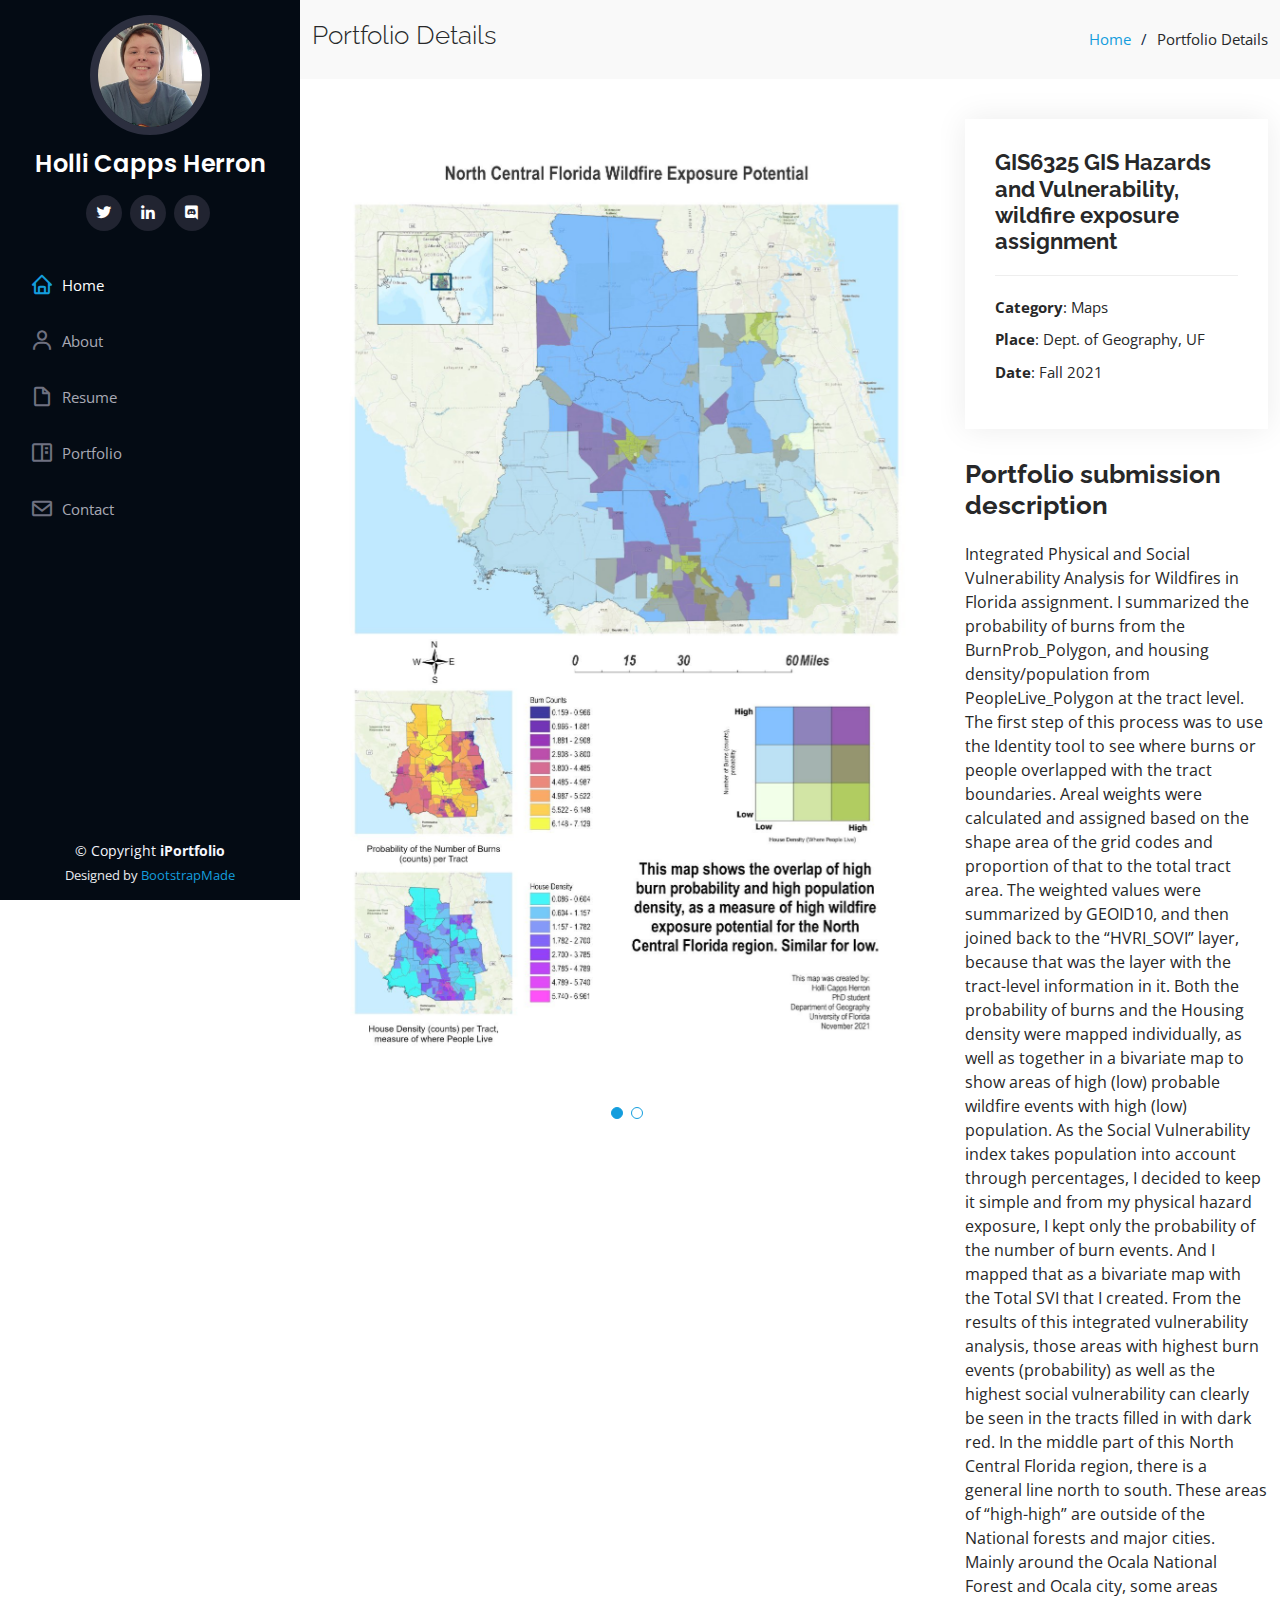
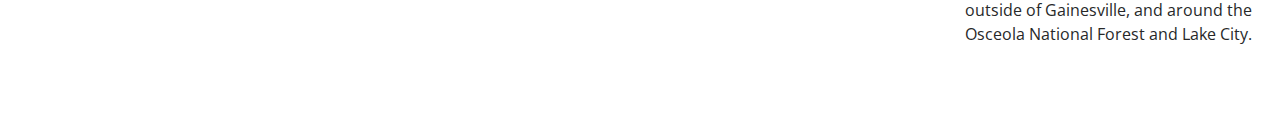
<file: portfolio-details9.html>
<!DOCTYPE html>
<html lang="en">

<head>
  <meta charset="utf-8">
  <meta content="width=device-width, initial-scale=1.0" name="viewport">

  <title>Portfolio Details - iPortfolio Bootstrap Template</title>
  <meta content="" name="description">
  <meta content="" name="keywords">

  <!-- Favicons -->
  <link href="assets/img/favicon.png" rel="icon">
  <link href="assets/img/apple-touch-icon.png" rel="apple-touch-icon">

  <!-- Google Fonts -->
  <link href="https://fonts.googleapis.com/css?family=Open+Sans:300,300i,400,400i,600,600i,700,700i|Raleway:300,300i,400,400i,500,500i,600,600i,700,700i|Poppins:300,300i,400,400i,500,500i,600,600i,700,700i" rel="stylesheet">

  <!-- Vendor CSS Files -->
  <link href="assets/vendor/aos/aos.css" rel="stylesheet">
  <link href="assets/vendor/bootstrap/css/bootstrap.min.css" rel="stylesheet">
  <link href="assets/vendor/bootstrap-icons/bootstrap-icons.css" rel="stylesheet">
  <link href="assets/vendor/boxicons/css/boxicons.min.css" rel="stylesheet">
  <link href="assets/vendor/glightbox/css/glightbox.min.css" rel="stylesheet">
  <link href="assets/vendor/swiper/swiper-bundle.min.css" rel="stylesheet">

  <!-- Template Main CSS File -->
  <link href="assets/css/style.css" rel="stylesheet">

  <!-- =======================================================
  * Template Name: iPortfolio - v3.9.1
  * Template URL: https://bootstrapmade.com/iportfolio-bootstrap-portfolio-websites-template/
  * Author: BootstrapMade.com
  * License: https://bootstrapmade.com/license/
  ======================================================== -->
</head>

<body>

  <!-- ======= Mobile nav toggle button ======= -->
  <i class="bi bi-list mobile-nav-toggle d-xl-none"></i>

  <!-- ======= Header ======= -->
  <header id="header">
    <div class="d-flex flex-column">

      <div class="profile">
        <img src="assets/img/profile-img.jpg" alt="" class="img-fluid rounded-circle">
        <h1 class="text-light"><a href="index.html">Holli Capps Herron</a></h1>
        <div class="social-links mt-3 text-center">
          <a href="#" class="twitter"><i class="bx bxl-twitter"></i></a>
          <a href="#" class="linkedin"><i class="bx bxl-linkedin"></i></a>
          <a href="#" class="discord"><i class="bx bxl-discord"></i></a>
        </div>
      </div>

      <nav id="navbar" class="nav-menu navbar">
        <ul>
          <li><a href="#home" class="nav-link scrollto active"><i class="bx bx-home"></i> <span>Home</span></a></li>
          <li><a href="#about" class="nav-link scrollto"><i class="bx bx-user"></i> <span>About</span></a></li>
          <li><a href="#resume" class="nav-link scrollto"><i class="bx bx-file-blank"></i> <span>Resume</span></a></li>
          <li><a href="#portfolio" class="nav-link scrollto"><i class="bx bx-book-content"></i> <span>Portfolio</span></a></li>
          <li><a href="#contact" class="nav-link scrollto"><i class="bx bx-envelope"></i> <span>Contact</span></a></li>
        </ul>
      </nav><!-- .nav-menu -->
    </div>
  </header><!-- End Header -->

  <main id="main">

    <!-- ======= Breadcrumbs ======= -->
    <section id="breadcrumbs" class="breadcrumbs">
      <div class="container">

        <div class="d-flex justify-content-between align-items-center">
          <h2>Portfolio Details</h2>
          <ol>
            <li><a href="index.html">Home</a></li>
            <li>Portfolio Details</li>
          </ol>
        </div>

      </div>
    </section><!-- End Breadcrumbs -->

    <!-- ======= Portfolio Details Section ======= -->
    <section id="portfolio-details" class="portfolio-details">
      <div class="container">

        <div class="row gy-4">

          <div class="col-lg-8">
            <div class="portfolio-details-slider swiper">
              <div class="swiper-wrapper align-items-center">

                <div class="swiper-slide">
                  <img src="assets/img/portfolio/portfolio-details9-1.jpg" alt="">
                </div>

                <div class="swiper-slide">
                  <img src="assets/img/portfolio/portfolio-details9-2.jpg" alt="">
                </div>

              </div>
              <div class="swiper-pagination"></div>
            </div>
          </div>

          <div class="col-lg-4">
            <div class="portfolio-info">
              <h3>GIS6325 GIS Hazards and Vulnerability, wildfire exposure assignment</h3>
              <ul>
                <li><strong>Category</strong>: Maps</li>
                <li><strong>Place</strong>: Dept. of Geography, UF</li>
                <li><strong>Date</strong>: Fall 2021</li>
              </ul>
            </div>
            <div class="portfolio-description">
              <h2>Portfolio submission description</h2>
              <p>
                Integrated Physical and Social Vulnerability Analysis for Wildfires in Florida assignment. I summarized the probability of burns from the BurnProb_Polygon, and housing density/population 
                from PeopleLive_Polygon at the tract level. The first step of this process was to use the Identity tool to see where burns or people overlapped with the tract boundaries. Areal weights 
                were calculated and assigned based on the shape area of the grid codes and proportion of that to the total tract area. The weighted values were summarized by GEOID10, and then joined back 
                to the “HVRI_SOVI” layer, because that was the layer with the tract-level information in it. Both the probability of burns and the Housing density were mapped individually, as well 
                as together in a bivariate map to show areas of high (low) probable wildfire events with high (low) population. As the Social Vulnerability index takes population into account through 
                percentages, I decided to keep it simple and from my physical hazard exposure, I kept only the probability of the number of burn events. And I mapped that as a bivariate map with the Total SVI 
                that I created. From the results of this integrated vulnerability analysis, those areas with highest burn events (probability) as well as the highest social vulnerability can clearly be 
                seen in the tracts filled in with dark red. In the middle part of this North Central Florida region, there is a general line north to south. These areas of “high-high” are outside of the 
                National forests and major cities. Mainly around the Ocala National Forest and Ocala city, some areas outside of Gainesville, and around the Osceola National Forest and Lake City.
              </p>
            </div>
          </div>

        </div>

      </div>
    </section><!-- End Portfolio Details Section -->

  </main><!-- End #main -->

  <!-- ======= Footer ======= -->
  <footer id="footer">
    <div class="container">
      <div class="copyright">
        &copy; Copyright <strong><span>iPortfolio</span></strong>
      </div>
      <div class="credits">
        <!-- All the links in the footer should remain intact. -->
        <!-- You can delete the links only if you purchased the pro version. -->
        <!-- Licensing information: https://bootstrapmade.com/license/ -->
        <!-- Purchase the pro version with working PHP/AJAX contact form: https://bootstrapmade.com/iportfolio-bootstrap-portfolio-websites-template/ -->
        Designed by <a href="https://bootstrapmade.com/">BootstrapMade</a>
      </div>
    </div>
  </footer><!-- End  Footer -->

  <a href="#" class="back-to-top d-flex align-items-center justify-content-center"><i class="bi bi-arrow-up-short"></i></a>

  <!-- Vendor JS Files -->
  <script src="assets/vendor/purecounter/purecounter_vanilla.js"></script>
  <script src="assets/vendor/aos/aos.js"></script>
  <script src="assets/vendor/bootstrap/js/bootstrap.bundle.min.js"></script>
  <script src="assets/vendor/glightbox/js/glightbox.min.js"></script>
  <script src="assets/vendor/isotope-layout/isotope.pkgd.min.js"></script>
  <script src="assets/vendor/swiper/swiper-bundle.min.js"></script>
  <script src="assets/vendor/typed.js/typed.min.js"></script>
  <script src="assets/vendor/waypoints/noframework.waypoints.js"></script>
  <script src="assets/vendor/php-email-form/validate.js"></script>

  <!-- Template Main JS File -->
  <script src="assets/js/main.js"></script>

</body>

</html>
</file>
<file: assets/css/style.css>
/**
* Template Name: iPortfolio - v3.9.1
* Template URL: https://bootstrapmade.com/iportfolio-bootstrap-portfolio-websites-template/
* Author: BootstrapMade.com
* License: https://bootstrapmade.com/license/
*/

/*--------------------------------------------------------------
# General
--------------------------------------------------------------*/
body {
  font-family: "Open Sans", sans-serif;
  color: #272829;
}

a {
  color: #149ddd;
  text-decoration: none;
}

a:hover {
  color: #37b3ed;
  text-decoration: none;
}

h1,
h2,
h3,
h4,
h5,
h6 {
  font-family: "Raleway", sans-serif;
}

/*--------------------------------------------------------------
# Back to top button
--------------------------------------------------------------*/
.back-to-top {
  position: fixed;
  visibility: hidden;
  opacity: 0;
  right: 15px;
  bottom: 15px;
  z-index: 996;
  background: #149ddd;
  width: 40px;
  height: 40px;
  border-radius: 50px;
  transition: all 0.4s;
}

.back-to-top i {
  font-size: 28px;
  color: #fff;
  line-height: 0;
}

.back-to-top:hover {
  background: #2eafec;
  color: #fff;
}

.back-to-top.active {
  visibility: visible;
  opacity: 1;
}

/*--------------------------------------------------------------
# Header
--------------------------------------------------------------*/
#header {
  position: fixed;
  top: 0;
  left: 0;
  bottom: 0;
  width: 300px;
  transition: all ease-in-out 0.5s;
  z-index: 9997;
  transition: all 0.5s;
  padding: 0 15px;
  background: #040b14;
  overflow-y: auto;
}

#header .profile img {
  margin: 15px auto;
  display: block;
  width: 120px;
  border: 8px solid #2c2f3f;
}

#header .profile h1 {
  font-size: 24px;
  margin: 0;
  padding: 0;
  font-weight: 600;
  -moz-text-align-last: center;
  text-align-last: center;
  font-family: "Poppins", sans-serif;
}

#header .profile h1 a,
#header .profile h1 a:hover {
  color: #fff;
  text-decoration: none;
}

#header .profile .social-links a {
  font-size: 18px;
  display: inline-block;
  background: #212431;
  color: #fff;
  line-height: 1;
  padding: 8px 0;
  margin-right: 4px;
  border-radius: 50%;
  text-align: center;
  width: 36px;
  height: 36px;
  transition: 0.3s;
}

#header .profile .social-links a:hover {
  background: #149ddd;
  color: #fff;
  text-decoration: none;
}

#main {
  margin-left: 300px;
}

@media (max-width: 1199px) {
  #header {
    left: -300px;
  }

  #main {
    margin-left: 0;
  }
}

/*--------------------------------------------------------------
# Navigation Menu
--------------------------------------------------------------*/
/* Desktop Navigation */
.nav-menu {
  padding: 30px 0 0 0;
}

.nav-menu * {
  margin: 0;
  padding: 0;
  list-style: none;
}

.nav-menu>ul>li {
  position: relative;
  white-space: nowrap;
}

.nav-menu a,
.nav-menu a:focus {
  display: flex;
  align-items: center;
  color: #a8a9b4;
  padding: 12px 15px;
  margin-bottom: 8px;
  transition: 0.3s;
  font-size: 15px;
}

.nav-menu a i,
.nav-menu a:focus i {
  font-size: 24px;
  padding-right: 8px;
  color: #6f7180;
}

.nav-menu a:hover,
.nav-menu .active,
.nav-menu .active:focus,
.nav-menu li:hover>a {
  text-decoration: none;
  color: #fff;
}

.nav-menu a:hover i,
.nav-menu .active i,
.nav-menu .active:focus i,
.nav-menu li:hover>a i {
  color: #149ddd;
}

/* Mobile Navigation */
.mobile-nav-toggle {
  position: fixed;
  right: 15px;
  top: 15px;
  z-index: 9998;
  border: 0;
  font-size: 24px;
  transition: all 0.4s;
  outline: none !important;
  background-color: #149ddd;
  color: #fff;
  width: 40px;
  height: 40px;
  display: inline-flex;
  align-items: center;
  justify-content: center;
  line-height: 0;
  border-radius: 50px;
  cursor: pointer;
}

.mobile-nav-active {
  overflow: hidden;
}

.mobile-nav-active #header {
  left: 0;
}

/*--------------------------------------------------------------
# Home Section
--------------------------------------------------------------*/
#home {
  width: 100%;
  height: 100vh;
  background: url("../img/home-bg.jpg") top center;
  background-size: cover;
}

#home:before {
  content: "";
  background: rgba(5, 13, 24, 0.3);
  position: absolute;
  bottom: 0;
  top: 0;
  left: 0;
  right: 0;
  z-index: 1;
}

#home .home-container {
  position: relative;
  z-index: 2;
  min-width: 300px;
}

#home h1 {
  margin: 0 0 10px 0;
  font-size: 64px;
  font-weight: 700;
  line-height: 56px;
  color: #fff;
}

#home p {
  color: #fff;
  margin-bottom: 50px;
  font-size: 26px;
  font-family: "Poppins", sans-serif;
}

#home p span {
  color: #fff;
  padding-bottom: 4px;
  letter-spacing: 1px;
  border-bottom: 3px solid #149ddd;
}

@media (min-width: 1024px) {
  #home {
    background-attachment: fixed;
  }
}

@media (max-width: 768px) {
  #home h1 {
    font-size: 28px;
    line-height: 36px;
  }

  #home h2 {
    font-size: 18px;
    line-height: 24px;
    margin-bottom: 30px;
  }
}

/*--------------------------------------------------------------
# Sections General
--------------------------------------------------------------*/
section {
  padding: 60px 0;
  overflow: hidden;
}

.section-bg {
  background: #f5f8fd;
}

.section-title {
  padding-bottom: 30px;
}

.section-title h2 {
  font-size: 32px;
  font-weight: bold;
  margin-bottom: 20px;
  padding-bottom: 20px;
  position: relative;
  color: #173b6c;
}

.section-title h2::after {
  content: "";
  position: absolute;
  display: block;
  width: 50px;
  height: 3px;
  background: #149ddd;
  bottom: 0;
  left: 0;
}

.section-title p {
  margin-bottom: 0;
}

/*--------------------------------------------------------------
# About
--------------------------------------------------------------*/
.about .content h3 {
  font-weight: 700;
  font-size: 26px;
  color: #173b6c;
}

.about .content ul {
  list-style: none;
  padding: 0;
}

.about .content ul li {
  margin-bottom: 20px;
  display: flex;
  align-items: center;
}

.about .content ul strong {
  margin-right: 10px;
}

.about .content ul i {
  font-size: 16px;
  margin-right: 5px;
  color: #149ddd;
  line-height: 0;
}

.about .content p:last-child {
  margin-bottom: 0;
}

/*--------------------------------------------------------------
# Facts
--------------------------------------------------------------*/
.facts {
  padding-bottom: 30px;
}

.facts .count-box {
  padding: 30px;
  width: 100%;
}

.facts .count-box i {
  display: block;
  font-size: 44px;
  color: #149ddd;
  float: left;
  line-height: 0;
}

.facts .count-box span {
  font-size: 48px;
  line-height: 40px;
  display: block;
  font-weight: 700;
  color: #050d18;
  margin-left: 60px;
}

.facts .count-box p {
  padding: 15px 0 0 0;
  margin: 0 0 0 60px;
  font-family: "Raleway", sans-serif;
  font-size: 14px;
  color: #122f57;
}

.facts .count-box a {
  font-weight: 600;
  display: block;
  margin-top: 20px;
  color: #122f57;
  font-size: 15px;
  font-family: "Poppins", sans-serif;
  transition: ease-in-out 0.3s;
}

.facts .count-box a:hover {
  color: #1f5297;
}

/*--------------------------------------------------------------
# Skills
--------------------------------------------------------------*/
.skills .progress {
  height: 60px;
  display: block;
  background: none;
  border-radius: 0;
}

.skills .progress .skill {
  padding: 0;
  margin: 0 0 6px 0;
  text-transform: uppercase;
  display: block;
  font-weight: 600;
  font-family: "Poppins", sans-serif;
  color: #050d18;
}

.skills .progress .skill .val {
  float: right;
  font-style: normal;
}

.skills .progress-bar-wrap {
  background: #dce8f8;
  height: 10px;
}

.skills .progress-bar {
  width: 1px;
  height: 10px;
  transition: 0.9s;
  background-color: #149ddd;
}

/*--------------------------------------------------------------
# Resume
--------------------------------------------------------------*/
.resume .resume-title {
  font-size: 26px;
  font-weight: 700;
  margin-top: 20px;
  margin-bottom: 20px;
  color: #050d18;
}

.resume .resume-item {
  padding: 0 0 20px 20px;
  margin-top: -2px;
  border-left: 2px solid #1f5297;
  position: relative;
}

.resume .resume-item h4 {
  line-height: 18px;
  font-size: 18px;
  font-weight: 600;
  text-transform: uppercase;
  font-family: "Poppins", sans-serif;
  color: #050d18;
  margin-bottom: 10px;
}

.resume .resume-item h5 {
  font-size: 16px;
  background: #e4edf9;
  padding: 5px 15px;
  display: inline-block;
  font-weight: 600;
  margin-bottom: 10px;
}

.resume .resume-item ul {
  padding-left: 20px;
}

.resume .resume-item ul li {
  padding-bottom: 10px;
}

.resume .resume-item:last-child {
  padding-bottom: 0;
}

.resume .resume-item::before {
  content: "";
  position: absolute;
  width: 16px;
  height: 16px;
  border-radius: 50px;
  left: -9px;
  top: 0;
  background: #fff;
  border: 2px solid #1f5297;
}

/*--------------------------------------------------------------
# Portfolio
--------------------------------------------------------------*/
.portfolio .portfolio-item {
  margin-bottom: 30px;
}

.portfolio #portfolio-flters {
  padding: 0;
  margin: 0 auto 35px auto;
  list-style: none;
  text-align: center;
  background: #fff;
  border-radius: 50px;
  padding: 2px 15px;
}

.portfolio #portfolio-flters li {
  cursor: pointer;
  display: inline-block;
  padding: 10px 15px 8px 15px;
  font-size: 14px;
  font-weight: 600;
  line-height: 1;
  text-transform: uppercase;
  color: #272829;
  margin-bottom: 5px;
  transition: all 0.3s ease-in-out;
}

.portfolio #portfolio-flters li:hover,
.portfolio #portfolio-flters li.filter-active {
  color: #149ddd;
}

.portfolio #portfolio-flters li:last-child {
  margin-right: 0;
}

.portfolio .portfolio-wrap {
  transition: 0.3s;
  position: relative;
  overflow: hidden;
  z-index: 1;
}

.portfolio .portfolio-wrap::before {
  content: "";
  background: rgba(255, 255, 255, 0.5);
  position: absolute;
  left: 0;
  right: 0;
  top: 0;
  bottom: 0;
  transition: all ease-in-out 0.3s;
  z-index: 2;
  opacity: 0;
}

.portfolio .portfolio-wrap .portfolio-links {
  opacity: 1;
  left: 0;
  right: 0;
  bottom: -60px;
  z-index: 3;
  position: absolute;
  transition: all ease-in-out 0.3s;
  display: flex;
  justify-content: center;
}

.portfolio .portfolio-wrap .portfolio-links a {
  color: #fff;
  font-size: 28px;
  text-align: center;
  background: rgba(20, 157, 221, 0.75);
  transition: 0.3s;
  width: 50%;
}

.portfolio .portfolio-wrap .portfolio-links a:hover {
  background: rgba(20, 157, 221, 0.95);
}

.portfolio .portfolio-wrap .portfolio-links a+a {
  border-left: 1px solid #37b3ed;
}

.portfolio .portfolio-wrap:hover::before {
  top: 0;
  left: 0;
  right: 0;
  bottom: 0;
  opacity: 1;
}

.portfolio .portfolio-wrap:hover .portfolio-links {
  opacity: 1;
  bottom: 0;
}

/*--------------------------------------------------------------
# Portfolio Details
--------------------------------------------------------------*/
.portfolio-details {
  padding-top: 40px;
}

.portfolio-details .portfolio-details-slider img {
  width: 100%;
}

.portfolio-details .portfolio-details-slider .swiper-pagination {
  margin-top: 20px;
  position: relative;
}

.portfolio-details .portfolio-details-slider .swiper-pagination .swiper-pagination-bullet {
  width: 12px;
  height: 12px;
  background-color: #fff;
  opacity: 1;
  border: 1px solid #149ddd;
}

.portfolio-details .portfolio-details-slider .swiper-pagination .swiper-pagination-bullet-active {
  background-color: #149ddd;
}

.portfolio-details .portfolio-info {
  padding: 30px;
  box-shadow: 0px 0 30px rgba(5, 13, 24, 0.08);
}

.portfolio-details .portfolio-info h3 {
  font-size: 22px;
  font-weight: 700;
  margin-bottom: 20px;
  padding-bottom: 20px;
  border-bottom: 1px solid #eee;
}

.portfolio-details .portfolio-info ul {
  list-style: none;
  padding: 0;
  font-size: 15px;
}

.portfolio-details .portfolio-info ul li+li {
  margin-top: 10px;
}

.portfolio-details .portfolio-description {
  padding-top: 30px;
}

.portfolio-details .portfolio-description h2 {
  font-size: 26px;
  font-weight: 700;
  margin-bottom: 20px;
}

.portfolio-details .portfolio-description p {
  padding: 0;
}

/*--------------------------------------------------------------
# Services
--------------------------------------------------------------*/
.services .icon-box {
  margin-bottom: 20px;
}

.services .icon {
  float: left;
  display: flex;
  align-items: center;
  justify-content: center;
  width: 54px;
  height: 54px;
  background: #149ddd;
  border-radius: 50%;
  transition: 0.5s;
  border: 1px solid #149ddd;
}

.services .icon i {
  color: #fff;
  font-size: 24px;
  line-height: 0;
}

.services .icon-box:hover .icon {
  background: #fff;
}

.services .icon-box:hover .icon i {
  color: #149ddd;
}

.services .title {
  margin-left: 80px;
  font-weight: 700;
  margin-bottom: 15px;
  font-size: 18px;
}

.services .title a {
  color: #343a40;
}

.services .title a:hover {
  color: #149ddd;
}

.services .description {
  margin-left: 80px;
  line-height: 24px;
  font-size: 14px;
}

/*--------------------------------------------------------------
# Testimonials
--------------------------------------------------------------*/
.testimonials .testimonials-carousel,
.testimonials .testimonials-slider {
  overflow: hidden;
}

.testimonials .testimonial-item {
  box-sizing: content-box;
  text-align: center;
  min-height: 320px;
}

.testimonials .testimonial-item .testimonial-img {
  width: 90px;
  border-radius: 50%;
  margin: 0 auto;
}

.testimonials .testimonial-item h3 {
  font-size: 18px;
  font-weight: bold;
  margin: 10px 0 5px 0;
  color: #111;
}

.testimonials .testimonial-item h4 {
  font-size: 14px;
  color: #999;
  margin: 0;
}

.testimonials .testimonial-item .quote-icon-left,
.testimonials .testimonial-item .quote-icon-right {
  color: #c3e8fa;
  font-size: 26px;
}

.testimonials .testimonial-item .quote-icon-left {
  display: inline-block;
  left: -5px;
  position: relative;
}

.testimonials .testimonial-item .quote-icon-right {
  display: inline-block;
  right: -5px;
  position: relative;
  top: 10px;
}

.testimonials .testimonial-item p {
  font-style: italic;
  margin: 0 15px 15px 15px;
  padding: 20px;
  background: #fff;
  position: relative;
  margin-bottom: 35px;
  border-radius: 6px;
  box-shadow: 0px 2px 15px rgba(0, 0, 0, 0.1);
}

.testimonials .testimonial-item p::after {
  content: "";
  width: 0;
  height: 0;
  border-top: 20px solid #fff;
  border-right: 20px solid transparent;
  border-left: 20px solid transparent;
  position: absolute;
  bottom: -20px;
  left: calc(50% - 20px);
}

.testimonials .swiper-pagination {
  margin-top: 20px;
  position: relative;
}

.testimonials .swiper-pagination .swiper-pagination-bullet {
  width: 12px;
  height: 12px;
  background-color: #fff;
  opacity: 1;
  border: 1px solid #149ddd;
}

.testimonials .swiper-pagination .swiper-pagination-bullet-active {
  background-color: #149ddd;
}

/*--------------------------------------------------------------
# Contact
--------------------------------------------------------------*/
.contact {
  padding-bottom: 130px;
}

.contact .info {
  padding: 30px;
  background: #fff;
  width: 100%;
  box-shadow: 0 0 24px 0 rgba(0, 0, 0, 0.12);
}

.contact .info i {
  font-size: 20px;
  color: #149ddd;
  float: left;
  width: 44px;
  height: 44px;
  background: #dff3fc;
  display: flex;
  justify-content: center;
  align-items: center;
  border-radius: 50px;
  transition: all 0.3s ease-in-out;
}

.contact .info h4 {
  padding: 0 0 0 60px;
  font-size: 22px;
  font-weight: 600;
  margin-bottom: 5px;
  color: #050d18;
}

.contact .info p {
  padding: 0 0 10px 60px;
  margin-bottom: 20px;
  font-size: 14px;
  color: #173b6c;
}

.contact .info .email p {
  padding-top: 5px;
}

.contact .info .social-links {
  padding-left: 60px;
}

.contact .info .social-links a {
  font-size: 18px;
  display: inline-block;
  background: #333;
  color: #fff;
  line-height: 1;
  padding: 8px 0;
  border-radius: 50%;
  text-align: center;
  width: 36px;
  height: 36px;
  transition: 0.3s;
  margin-right: 10px;
}

.contact .info .social-links a:hover {
  background: #149ddd;
  color: #fff;
}

.contact .info .email:hover i,
.contact .info .address:hover i,
.contact .info .phone:hover i {
  background: #149ddd;
  color: #fff;
}

.contact .php-email-form {
  width: 100%;
  padding: 30px;
  background: #fff;
  box-shadow: 0 0 24px 0 rgba(0, 0, 0, 0.12);
}

.contact .php-email-form .form-group {
  padding-bottom: 8px;
}

.contact .php-email-form .validate {
  display: none;
  color: red;
  margin: 0 0 15px 0;
  font-weight: 400;
  font-size: 13px;
}

.contact .php-email-form .error-message {
  display: none;
  color: #fff;
  background: #ed3c0d;
  text-align: left;
  padding: 15px;
  font-weight: 600;
}

.contact .php-email-form .error-message br+br {
  margin-top: 25px;
}

.contact .php-email-form .sent-message {
  display: none;
  color: #fff;
  background: #18d26e;
  text-align: center;
  padding: 15px;
  font-weight: 600;
}

.contact .php-email-form .loading {
  display: none;
  background: #fff;
  text-align: center;
  padding: 15px;
}

.contact .php-email-form .loading:before {
  content: "";
  display: inline-block;
  border-radius: 50%;
  width: 24px;
  height: 24px;
  margin: 0 10px -6px 0;
  border: 3px solid #18d26e;
  border-top-color: #eee;
  -webkit-animation: animate-loading 1s linear infinite;
  animation: animate-loading 1s linear infinite;
}

.contact .php-email-form .form-group {
  margin-bottom: 15px;
}

.contact .php-email-form label {
  padding-bottom: 8px;
}

.contact .php-email-form input,
.contact .php-email-form textarea {
  border-radius: 0;
  box-shadow: none;
  font-size: 14px;
}

.contact .php-email-form input {
  height: 44px;
}

.contact .php-email-form textarea {
  padding: 10px 15px;
}

.contact .php-email-form button[type=submit] {
  background: #149ddd;
  border: 0;
  padding: 10px 24px;
  color: #fff;
  transition: 0.4s;
  border-radius: 4px;
}

.contact .php-email-form button[type=submit]:hover {
  background: #37b3ed;
}

@-webkit-keyframes animate-loading {
  0% {
    transform: rotate(0deg);
  }

  100% {
    transform: rotate(360deg);
  }
}

@keyframes animate-loading {
  0% {
    transform: rotate(0deg);
  }

  100% {
    transform: rotate(360deg);
  }
}

/*--------------------------------------------------------------
# Breadcrumbs
--------------------------------------------------------------*/
.breadcrumbs {
  padding: 20px 0;
  background: #f9f9f9;
}

.breadcrumbs h2 {
  font-size: 26px;
  font-weight: 300;
}

.breadcrumbs ol {
  display: flex;
  flex-wrap: wrap;
  list-style: none;
  padding: 0;
  margin: 0;
  font-size: 15px;
}

.breadcrumbs ol li+li {
  padding-left: 10px;
}

.breadcrumbs ol li+li::before {
  display: inline-block;
  padding-right: 10px;
  color: #0e2442;
  content: "/";
}

@media (max-width: 768px) {
  .breadcrumbs .d-flex {
    display: block !important;
  }

  .breadcrumbs ol {
    display: block;
  }

  .breadcrumbs ol li {
    display: inline-block;
  }
}

/*--------------------------------------------------------------
# Footer
--------------------------------------------------------------*/
#footer {
  padding: 15px;
  color: #f4f6fd;
  font-size: 14px;
  position: fixed;
  left: 0;
  bottom: 0;
  width: 300px;
  z-index: 9999;
  background: #040b14;
}

#footer .copyright {
  text-align: center;
}

#footer .credits {
  padding-top: 5px;
  text-align: center;
  font-size: 13px;
  color: #eaebf0;
}

@media (max-width: 1199px) {
  #footer {
    position: static;
    width: auto;
    padding-right: 20px 15px;
  }
}
</file>
